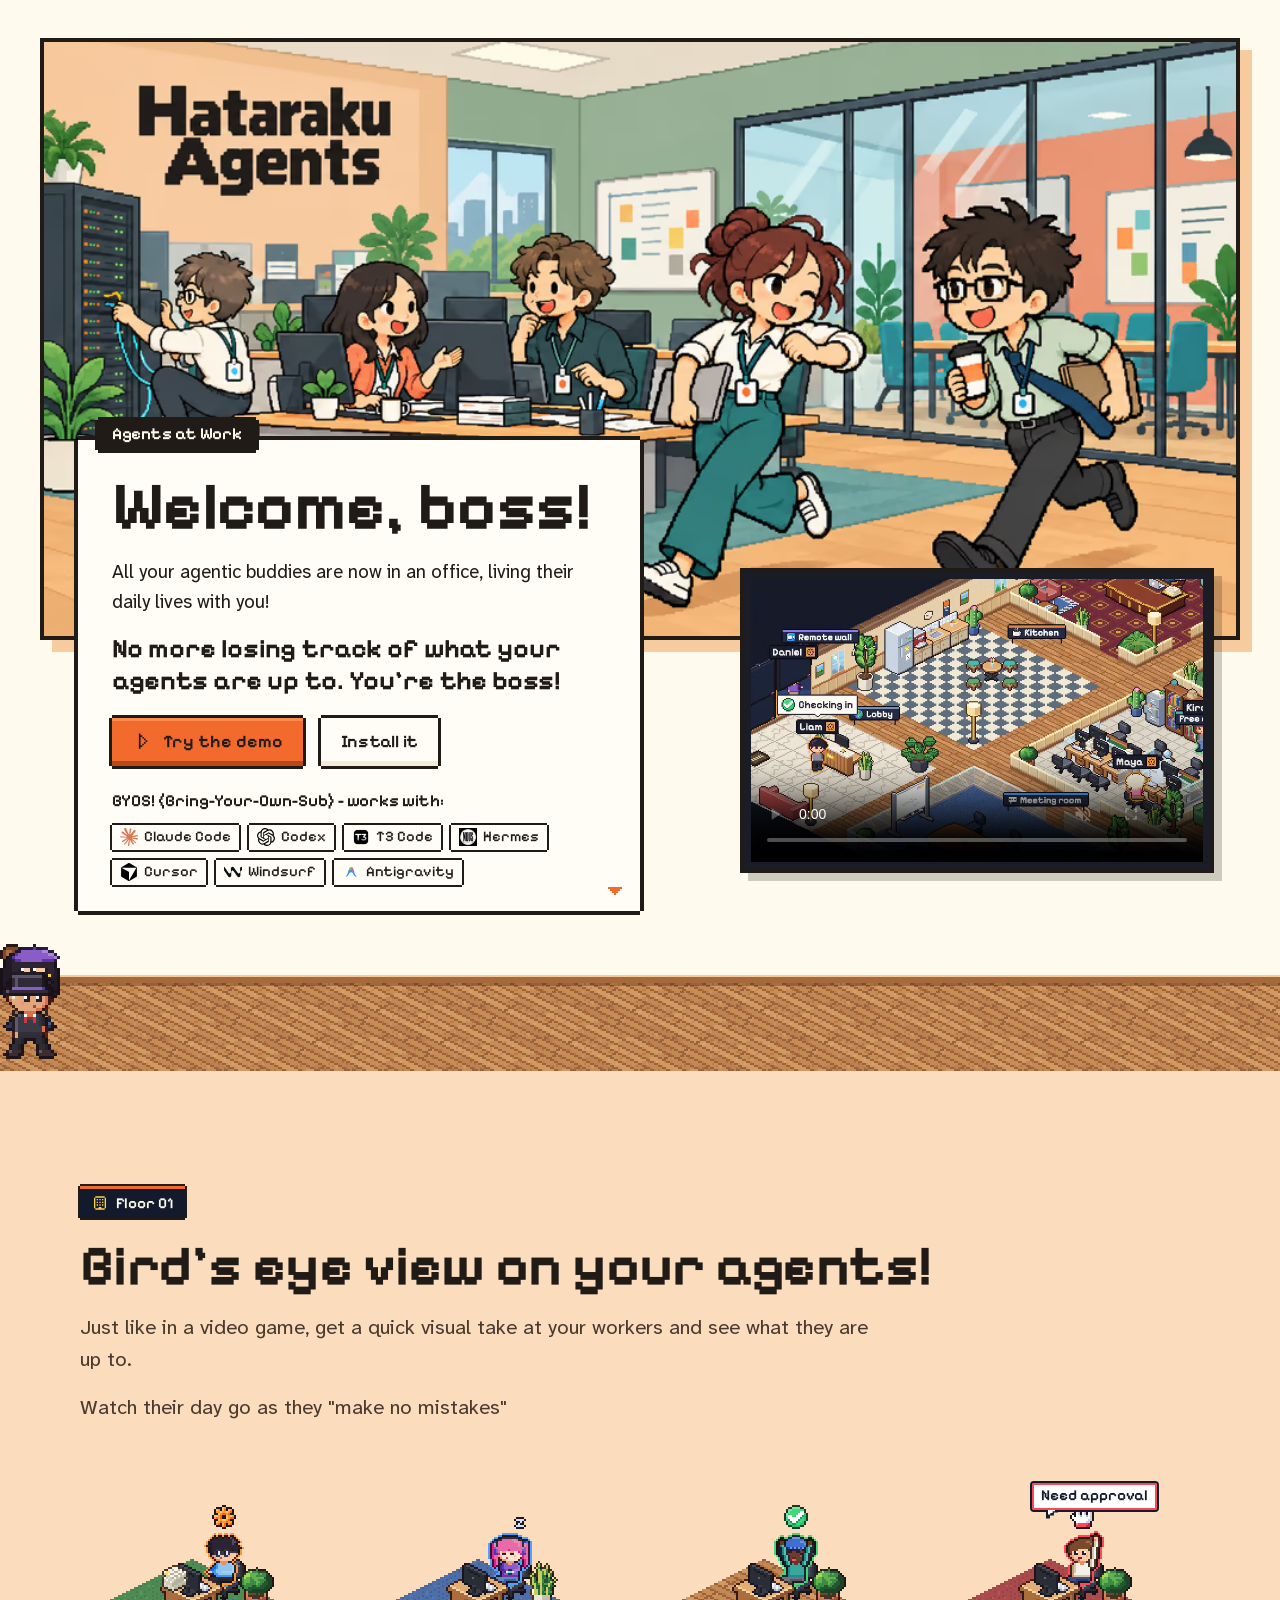
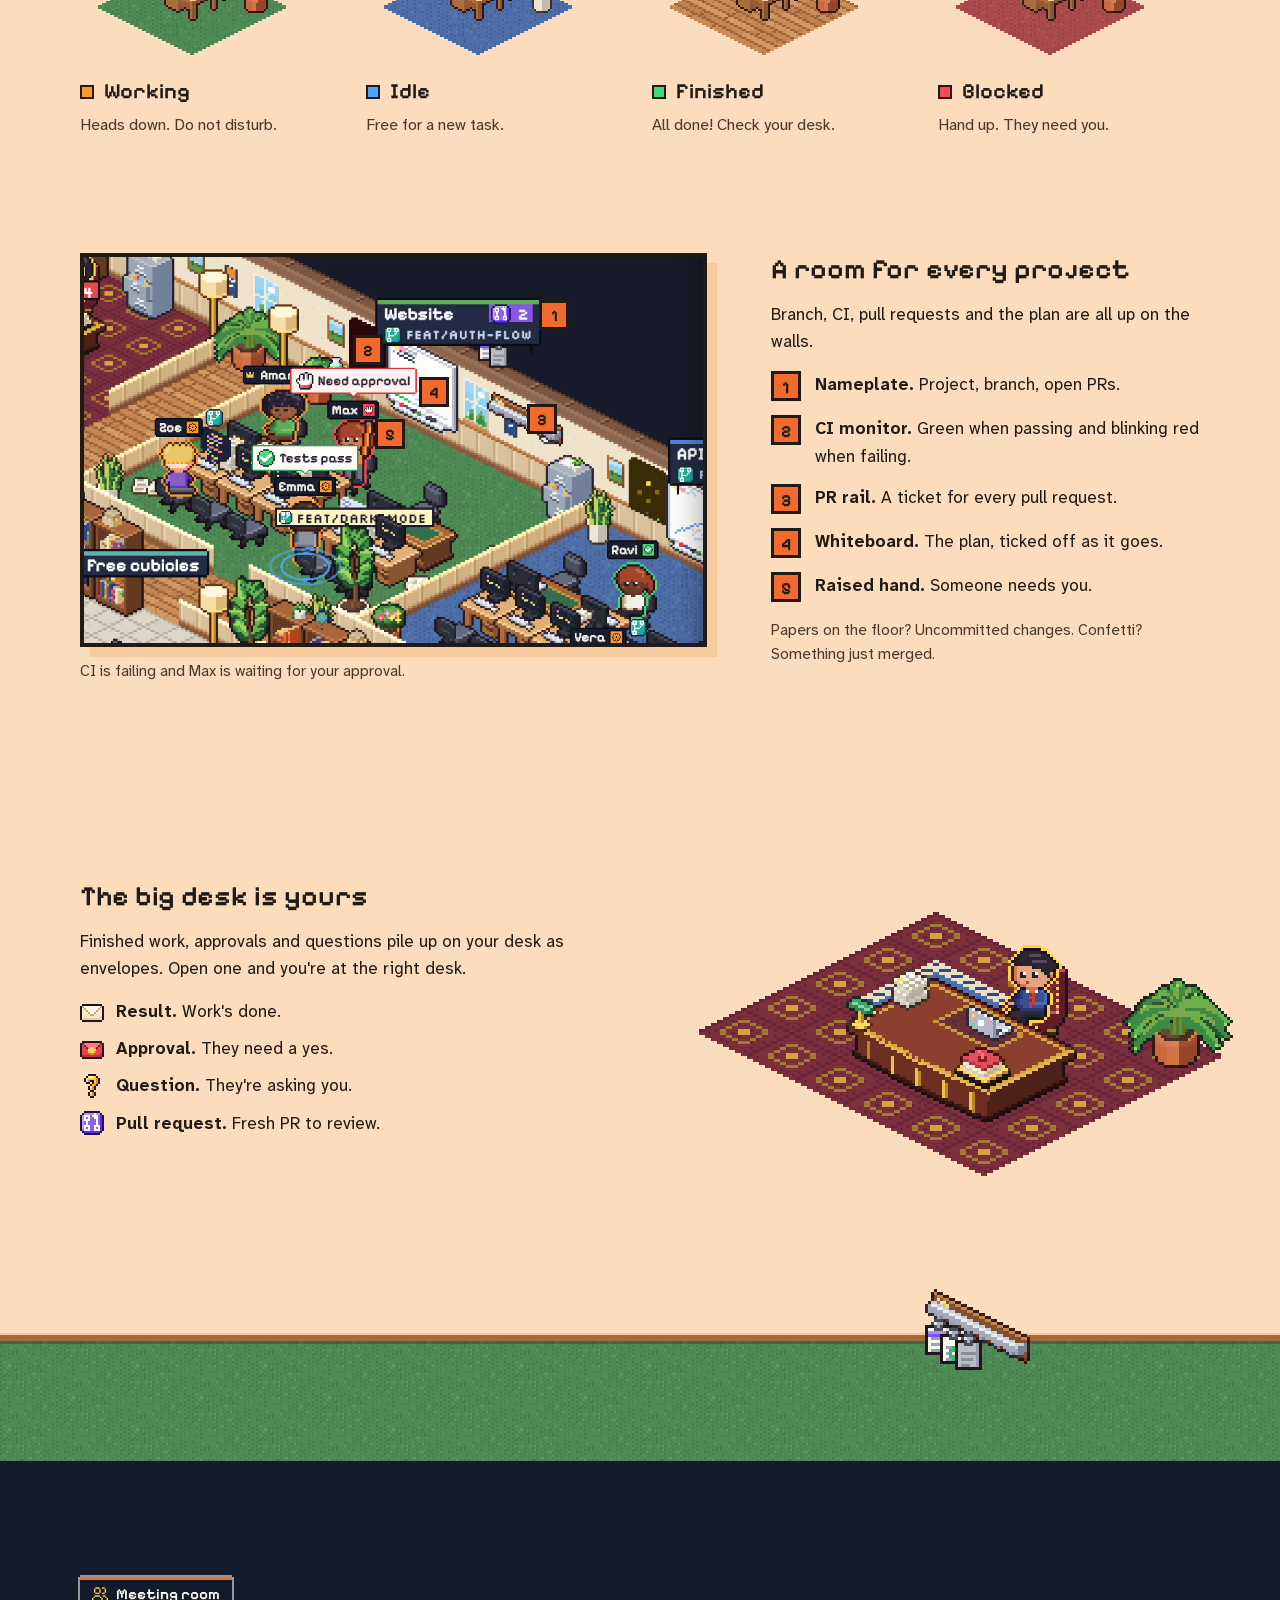
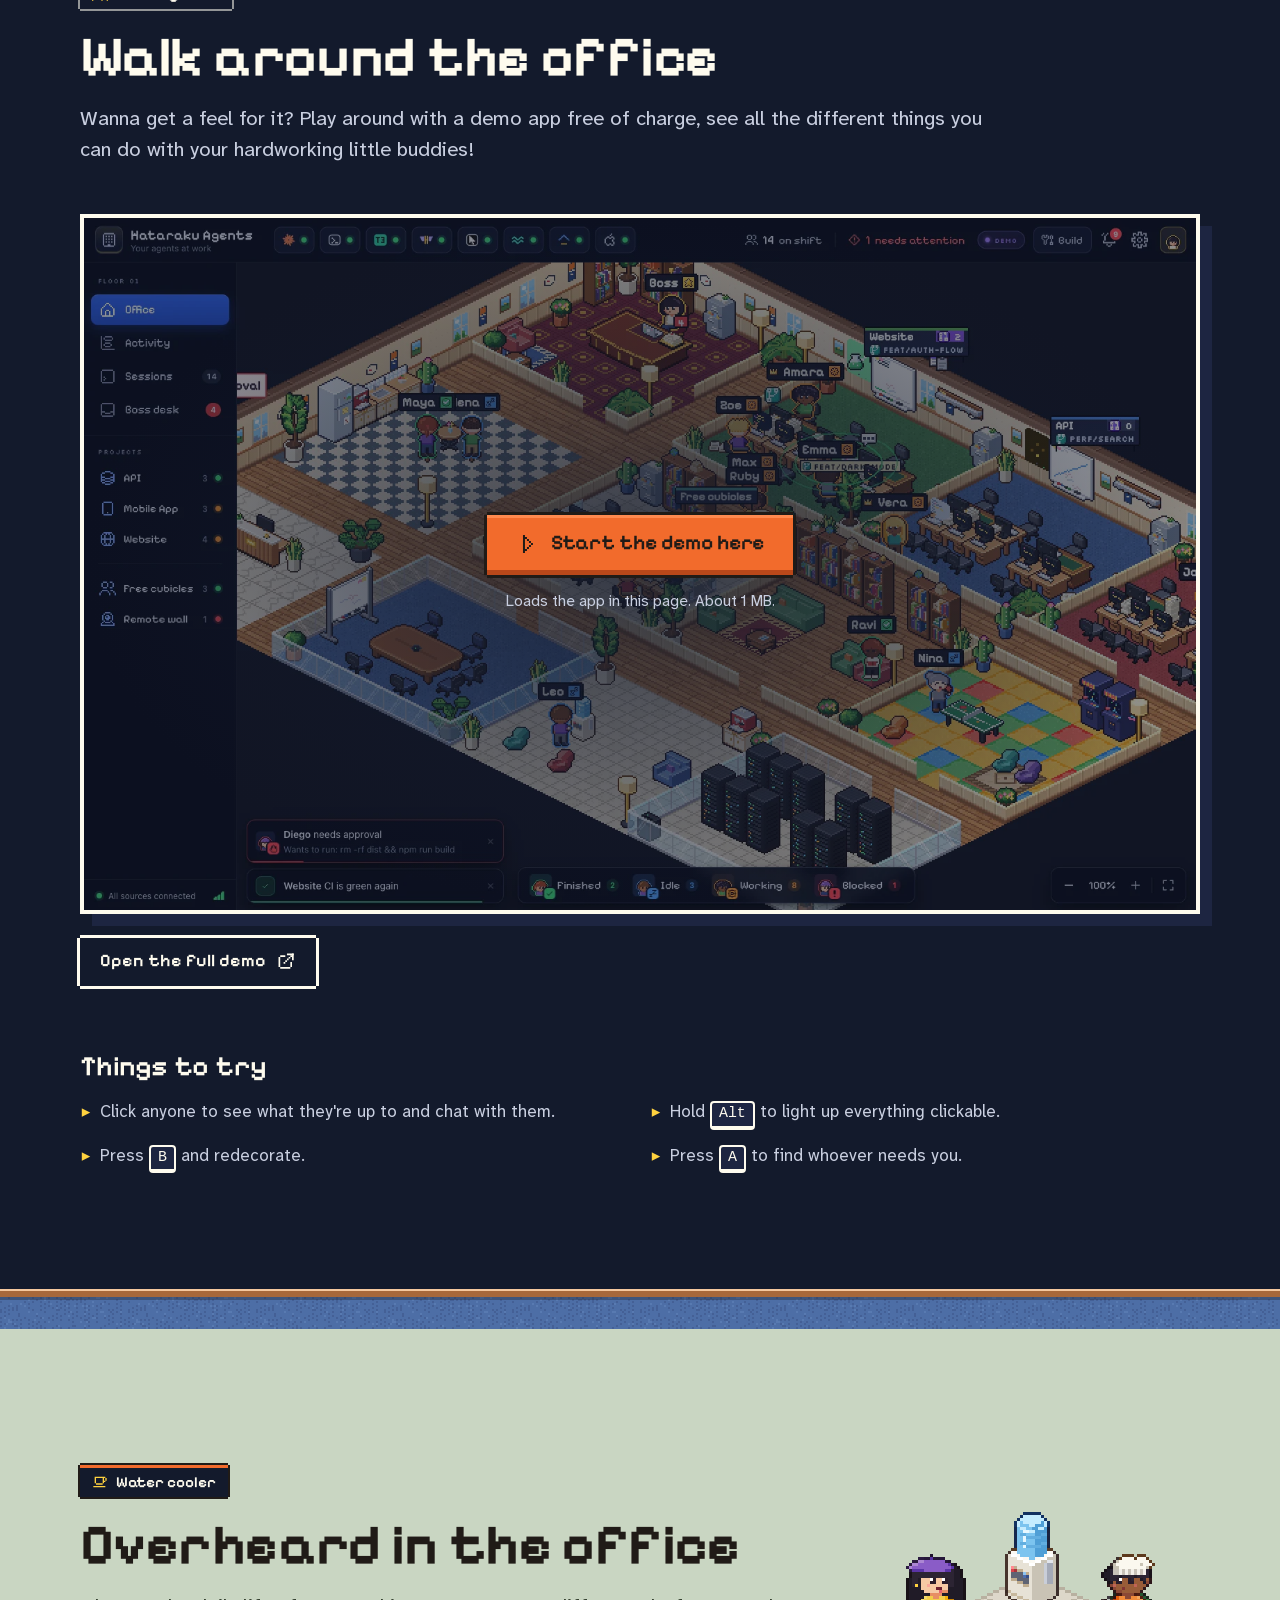
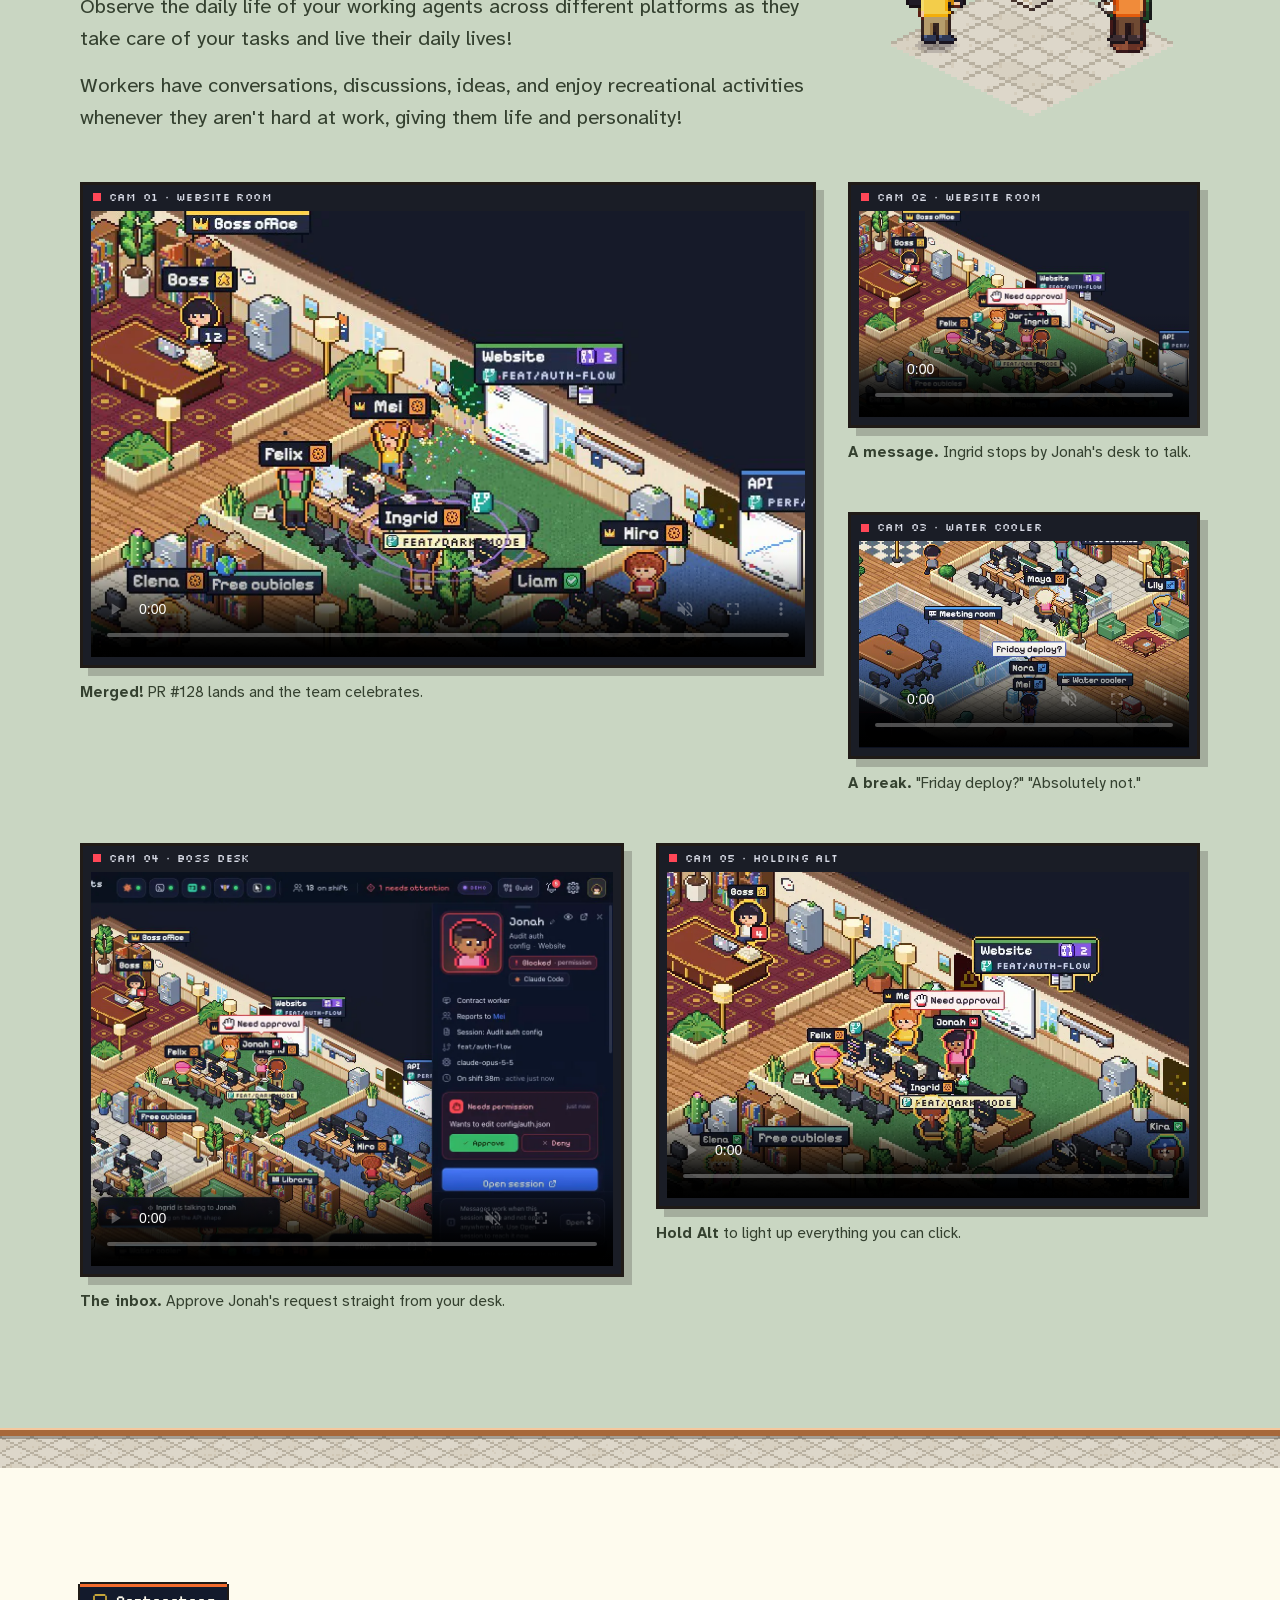
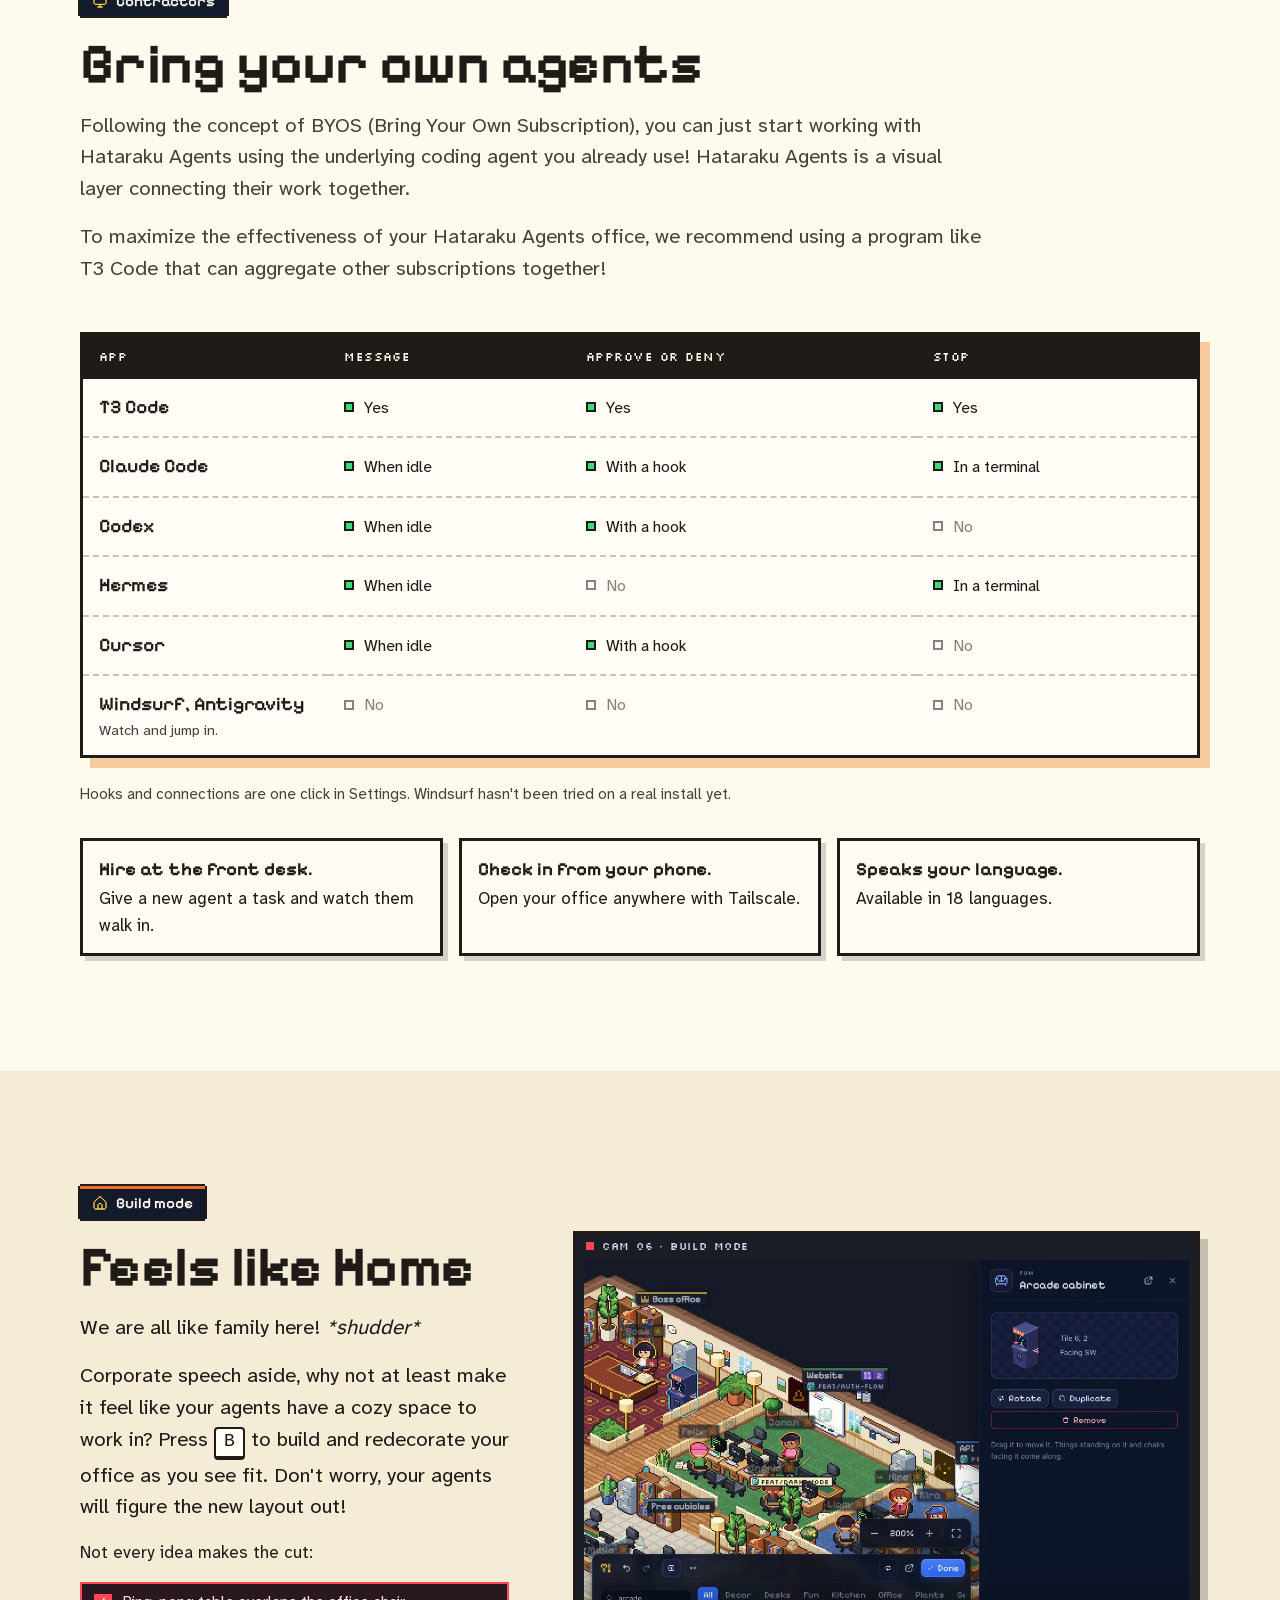
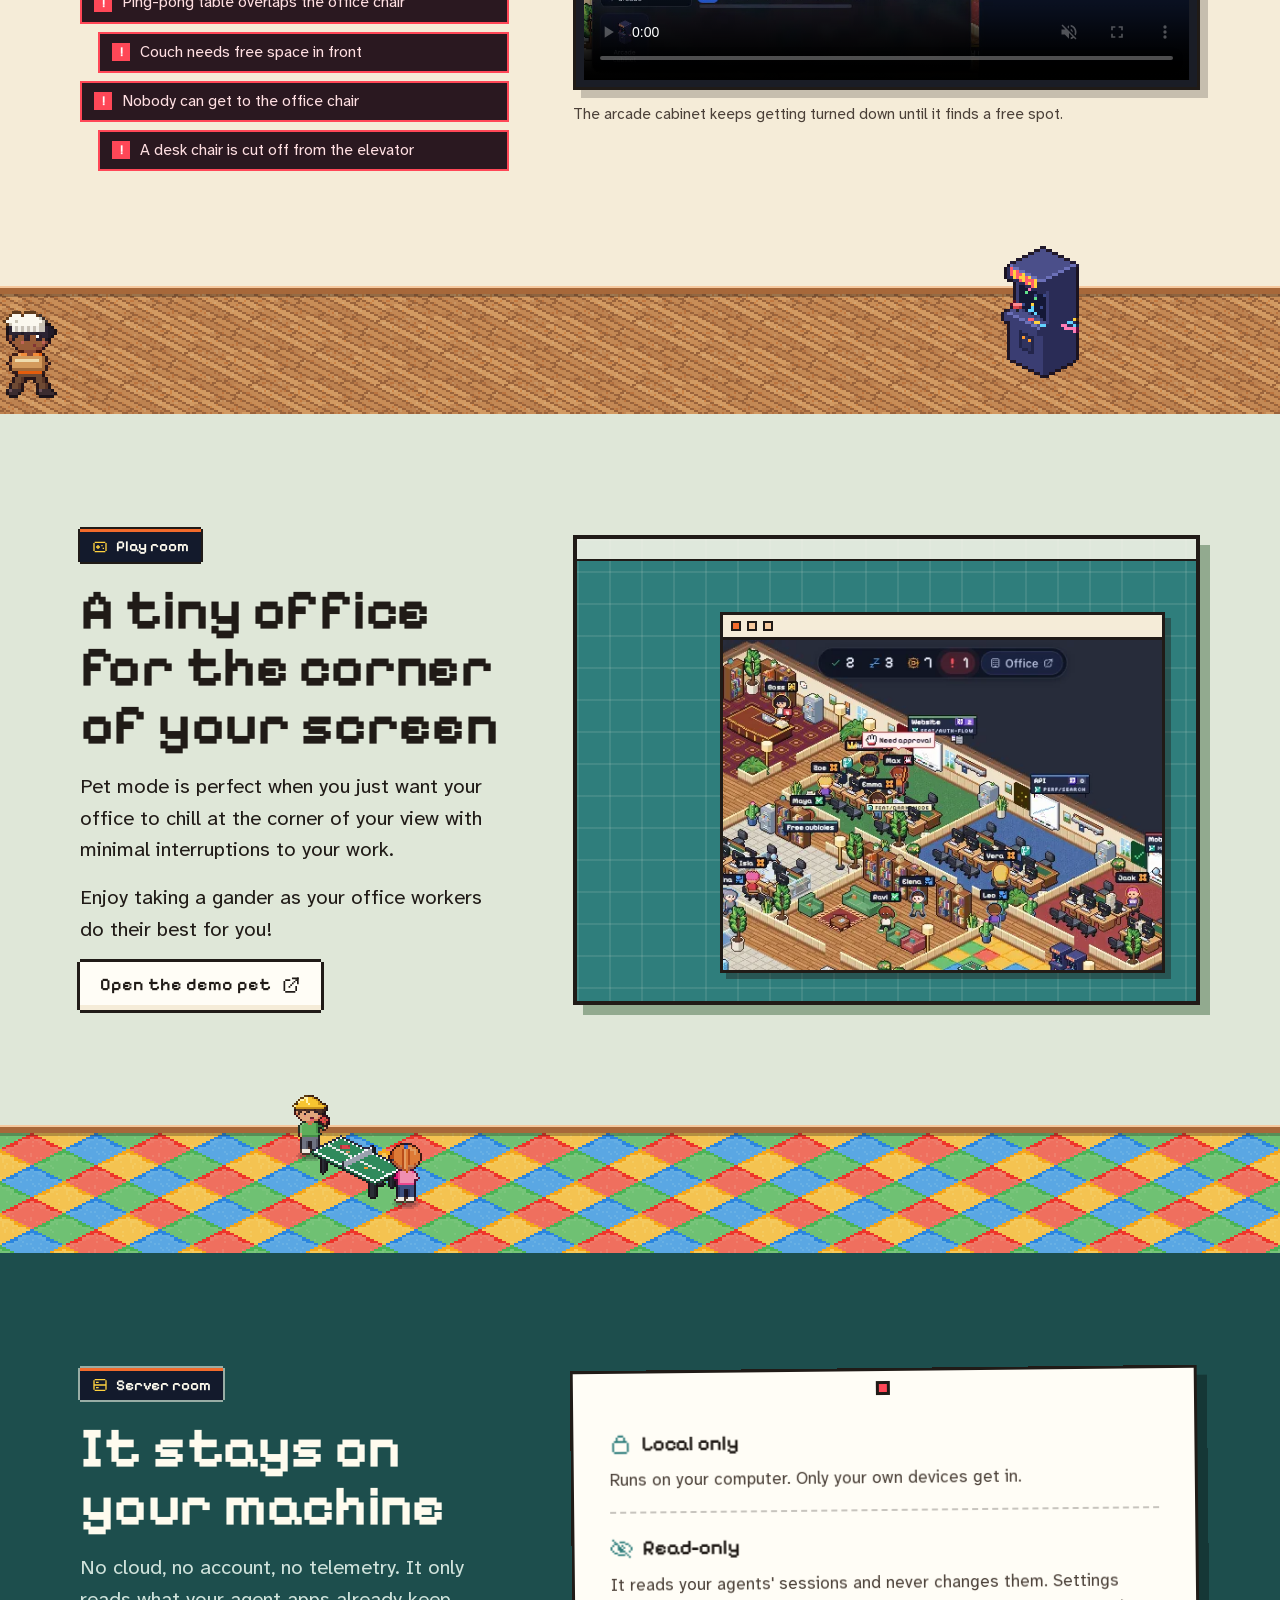
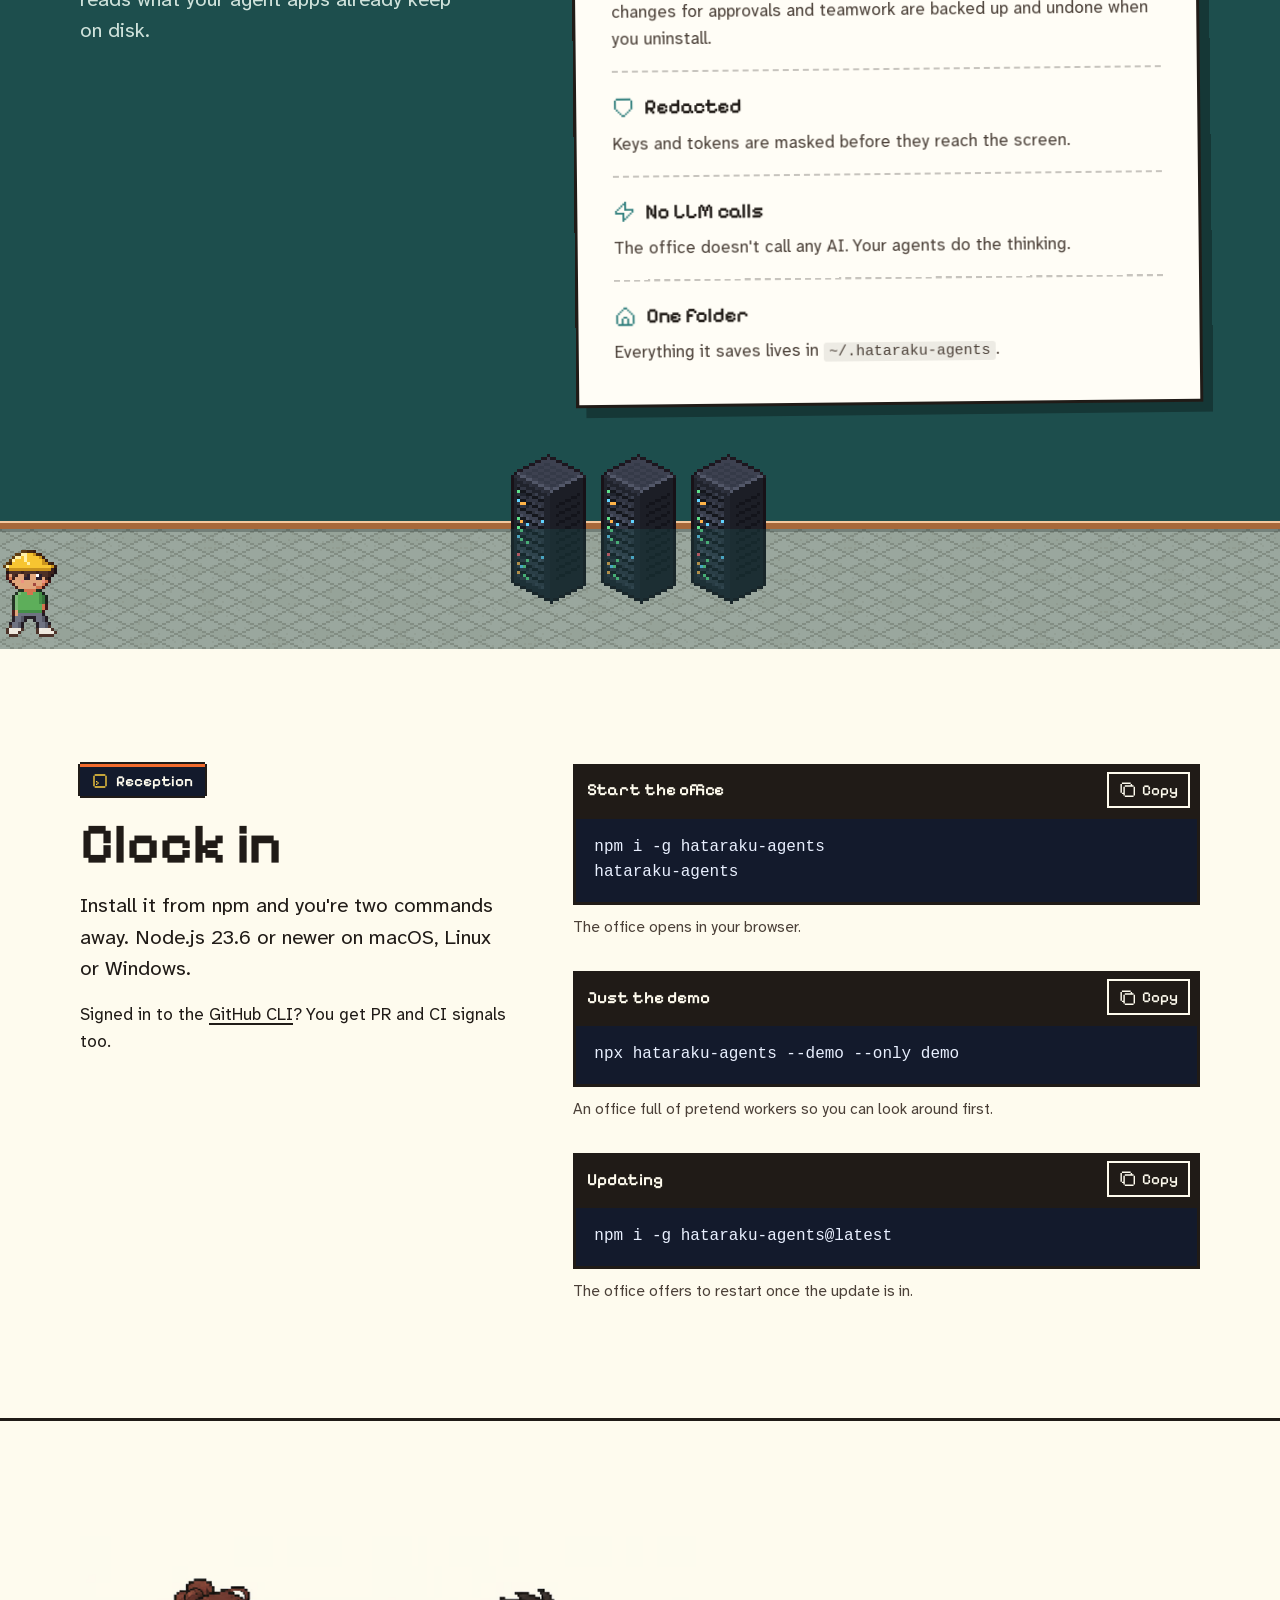
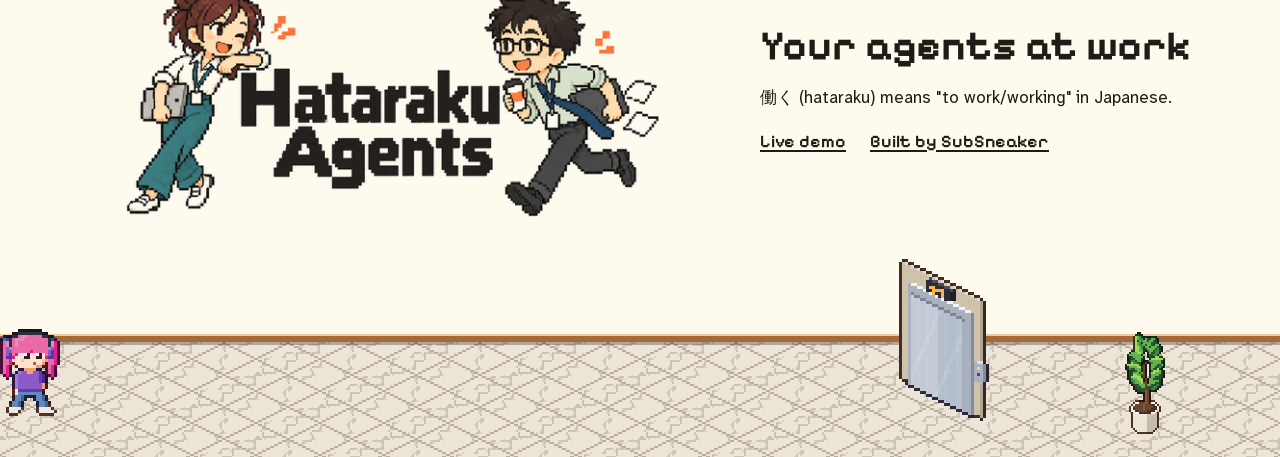
<file: index.html>
<!doctype html>
<html lang="en">
  <head>
    <meta charset="UTF-8" />
    <meta name="viewport" content="width=device-width, initial-scale=1" />
    <title>Hataraku Agents · Your agents at work</title>
    <meta name="description" content="Your AI coding agents, working in a pixel-art office. See who's busy, who's done and who needs you. Try the demo in your browser." />
    <meta name="theme-color" content="#fefbee" />
    <meta name="color-scheme" content="light" />
    <meta property="og:type" content="website" />
    <meta property="og:title" content="Hataraku Agents" />
    <meta property="og:description" content="Your AI coding agents, working in a pixel-art office. You're the boss." />
    <meta name="twitter:card" content="summary_large_image" />
    <link rel="icon" type="image/png" href="./favicon.png" />
    <link rel="apple-touch-icon" href="./apple-touch-icon.png" />
    <script type="module" crossorigin src="./assets/index-k8QWUo1Y.js"></script>
    <link rel="stylesheet" crossorigin href="./assets/index-DXQiT5M5.css">
    <meta property="og:url" content="https://subsneaker.github.io/hataraku-agents-site/" />
    <meta property="og:image" content="https://subsneaker.github.io/hataraku-agents-site/og.jpg" />
    <meta property="og:image:width" content="1200" />
    <meta property="og:image:height" content="630" />
    <meta name="twitter:image" content="https://subsneaker.github.io/hataraku-agents-site/og.jpg" />
    <link rel="canonical" href="https://subsneaker.github.io/hataraku-agents-site/" />
  </head>
  <body>
    <svg class="icon-defs" aria-hidden="true" focusable="false">
      <symbol id="i-copy" viewBox="0 0 24 24"><path d="M8 6h12v2H8zM4 2h12v2H4zm2 6h2v12H6zM2 4h2v12H2zm6 16h12v2H8zM20 8h2v12h-2zm-4-4h2v2h-2zM4 16h2v2H4z" /></symbol>
      <symbol id="i-check" viewBox="0 0 24 24"><path d="M10 18H8v-2h2v2Zm-2-2H6v-2h2v2Zm4-2v2h-2v-2h2Zm-6 0H4v-2h2v2Zm8 0h-2v-2h2v2Zm2-2h-2v-2h2v2Zm2-2h-2V8h2v2Zm2-2h-2V6h2v2Z" /></symbol>
      <symbol id="i-external" viewBox="0 0 24 24"><path d="M11 5H5v2h6V5ZM5 7H3v12h2V7Zm12 12H5v2h12v-2Zm2-6h-2v6h2v-6Zm-8 0H9v2h2v-2Zm2-2h-2v2h2v-2Zm2-2h-2v2h2V9Zm2-2h-2v2h2V7Zm2-2h-2v2h2V5Zm2-2h-2v8h2V3Z" /><path d="M21 3h-8v2h8V3Z" /></symbol>
      <symbol id="i-arrow" viewBox="0 0 24 24"><path d="M4 11v2h16v-2zm12 2v2h2v-2zm-2 2v2h2v-2zm-2 2v2h2v-2zm4-6V9h2v2z" /><path d="M14 15V7h2v8zm-2 2V5h2v12z" /></symbol>
      <symbol id="i-play" viewBox="0 0 24 24"><path d="M15 11h-2V9h2zm0 4h-2v-2h2zm-2 2h-2v-2h2zm0-8h-2V7h2zm-2-2H9V5h2zM9 21H7V3h2zm6-8h2v-2h-2zm-6 4h2v2H9z" /></symbol>
      <symbol id="i-home" viewBox="0 0 24 24"><path d="M4 20h16v2H4zm16-10h2v10h-2zM2 10h2v10H2zm2-2h2v2H4zm2-2h2v2H6zm2-2h2v2H8zm2-2h4v2h-4zm4 2h2v2h-2zm2 2h2v2h-2zm2 2h2v2h-2zM8 14h2v6H8zm2-2h4v2h-4zm4 2h2v6h-2z" /></symbol>
      <symbol id="i-building" viewBox="0 0 24 24"><path d="M5 2h14v2H5zm0 18h14v2H5zM3 4h2v16H3zm16 0h2v16h-2zM7 6h2v2H7zm4 0h2v2h-2zm4 0h2v2h-2zm-8 4h2v2H7zm4 0h2v2h-2zm4 0h2v2h-2zm-8 4h2v2H7zm4 0h2v2h-2zm-1 4h4v2h-4zm5-4h2v2h-2z" /></symbol>
      <symbol id="i-users" viewBox="0 0 24 24"><path d="M5 2h6v2H5zm10 0h4v2h-4zM5 10h6v2H5zm10 0h4v2h-4zm4-6h2v6h-2zm-8 0h2v6h-2zM3 4h2v6H3zM0 18h2v4H0zm14 0h2v4h-2zm8 0h2v4h-2zM4 14h8v2H4zm12 0h4v2h-4zM2 16h2v2H2zm10 0h2v2h-2zm8 0h2v2h-2z" /></symbol>
      <symbol id="i-coffee" viewBox="0 0 24 24"><path d="M4 4h16v2H4zm0 2h2v8H4zm2 8h10v2H6zm14-8h2v4h-2zm-2 4h2v2h-2zm-2-4h2v8h-2zM2 18h18v2H2z" /></symbol>
      <symbol id="i-monitor" viewBox="0 0 24 24"><path d="M4 2h16v2H4zm0 14h16v2H4zM2 4h2v12H2zm18 0h2v12h-2zm-9 14h2v2h-2zm-3 2h8v2H8z" /></symbol>
      <symbol id="i-gamepad" viewBox="0 0 24 24"><path d="M4 4h16v2H4zm0 14h16v2H4zM2 6h2v12H2zm18 0h2v12h-2zM8 9h2v6H8z" /><path d="M6 11h6v2H6zm8-2h2v2h-2zm2 4h2v2h-2z" /></symbol>
      <symbol id="i-server" viewBox="0 0 24 24"><path d="M6 7h4v2H6zm0 8h4v2H6zM2 5h2v14H2zm18 0h2v14h-2zM4 19h16v2H4zM4 3h16v2H4zm0 8h16v2H4z" /></symbol>
      <symbol id="i-terminal" viewBox="0 0 24 24"><path d="M4 2h16v2H4zm0 18h16v2H4zM2 4h2v16H2zm18 0h2v16h-2zM6 16h2v2H6zm2-2h2v2H8zm-2-2h2v2H6z" /></symbol>
      <symbol id="i-lock" viewBox="0 0 24 24"><path d="M5 8h14v2H5zm0 12h14v2H5zM3 10h2v10H3zm16 0h2v10h-2zM7 4h2v4H7zm2-2h6v2H9zm6 2h2v4h-2z" /></symbol>
      <symbol id="i-eye-off" viewBox="0 0 24 24"><path d="M0 10h2v4H0zm24 0h-2v4h2zm-8 0h-2v2h2zm-6 0H8v4h2zM2 8h2v2H2zm0 8h2v-2H2zm20-8h-2v2h2zm0 8h-2v-2h2zM4 6h4v2H4zm0 12h4v-2H4zM20 6h-4v2h4zM10 4h6v2h-6zM8 20h8v-2H8zm4-12h2v2h-2zm-2 6h4v2h-4zM8 8h2v2H8zm2 2h2v4h-2zm2 2h2v2h-2z" /><path d="M6 6h2v2H6zM4 4h2v2H4zM2 2h2v2H2zm12 12h2v2h-2zm2 2h2v2h-2zm2 2h2v2h-2zm2 2h2v2h-2z" /></symbol>
      <symbol id="i-shield" viewBox="0 0 24 24"><path d="M4 2h16v2H4zM2 4h2v10H2zm18 0h2v10h-2zM4 14h2v2H4zm2 2h2v2H6zm4 4h4v2h-4zm10-6h-2v2h2zm-2 2h-2v2h2zm-2 2h-2v2h2zm-6 0H8v2h2z" /></symbol>
      <symbol id="i-zap" viewBox="0 0 24 24"><path d="M4 13h8v6h2v2h-2v2h-2v-8H2v-4h2v2Zm12 6h-2v-2h2v2Zm2-2h-2v-2h2v2Zm2-2h-2v-2h2v2Zm-6-6h8v4h-2v-2h-8V5h-2V3h2V1h2v8Zm-8 2H4V9h2v2Zm2-2H6V7h2v2Zm2-2H8V5h2v2Z" /></symbol>
      <symbol id="i-mail" viewBox="0 0 24 24"><path d="M6 8h2v2H6zm2 2h2v2H8zm10-2h-2v2h2zm-2 2h-2v2h2zm-6 2h4v2h-4zM2 6h2v12H2zm18 0h2v12h-2zM4 4h16v2H4zm0 14h16v2H4z" /></symbol>
    </svg>

    <a class="skip" href="#main">Skip to content</a>

    <header class="topbar">
      <a class="brand" href="#top" aria-label="Hataraku Agents, back to top">
        <img class="brand-logo px" src="./assets/icon-DQLhA_a_.svg" width="48" height="48" alt="" />
        <span class="brand-name">Hataraku Agents</span>
      </a>
      <nav class="topnav" aria-label="Sections">
        <a href="#office">The office</a>
        <a href="#demo">Demo</a>
        <a href="#apps">Apps</a>
        <a href="#build">Build mode</a>
        <a href="#privacy">Privacy</a>
        <a href="#install">Install</a>
      </nav>
      <a class="btn btn-small" href="demo/?demo=1">Open the demo</a>
    </header>

    <main id="main">
      <!-- Lobby ------------------------------------------------------------------ -->
      <section class="room room-lobby" id="top" data-room>
        <div class="hero">
          <div class="hero-art">
            <picture>
              <source type="image/avif" srcset="./assets/hero-640-Du6BYCGc.avif 640w, ./assets/hero-1000-DcEqesXj.avif 1000w, ./assets/hero-1600-BVXFVElE.avif 1600w" sizes="(min-width: 1100px) 66vw, 100vw" />
              <source type="image/webp" srcset="./assets/hero-640-hFTVciFL.webp 640w, ./assets/hero-1000-ehDNK7Wf.webp 1000w, ./assets/hero-1600-BY8iov_x.webp 1600w" sizes="(min-width: 1100px) 66vw, 100vw" />
              <img src="./assets/hero-1000-C4VRFZLO.png" width="1672" height="941" fetchpriority="high" alt="Illustration of a warm office with peach and sage walls. Two office workers run past the desks: a woman with a messy bun carrying a laptop and a man in glasses holding a coffee. Behind them colleagues work at monitors, fix a server rack and chat in a glass meeting room." />
            </picture>
          </div>

          <div class="dialog">
            <h1 class="visually-hidden">Hataraku Agents</h1>
            <p class="dialog-name">Agents at Work</p>
            <p class="dialog-line">Welcome, boss!</p>
            <p class="dialog-text">All your agentic buddies are now in an office, living their daily lives with you!</p>
            <p class="dialog-punch">No more losing track of what your agents are up to. You're the boss!</p>
            <div class="actions">
              <a class="btn" href="#demo">
                <svg class="icon" aria-hidden="true"><use href="#i-play" /></svg>
                Try the demo
              </a>
              <a class="btn btn-ghost" href="#install">Install it</a>
            </div>
            <div class="works-with">
              <p class="works-with-label">BYOS! (Bring-Your-Own-Sub) - works with:</p>
              <ul class="works-with-apps">
                <li class="chip"><img class="chip-icon" src="./assets/claude-CHrDb-Q8.svg" width="18" height="18" alt="" />Claude Code</li>
                <li class="chip"><img class="chip-icon" src="./assets/codex-DSSfveEh.svg" width="18" height="18" alt="" />Codex</li>
                <li class="chip"><img class="chip-icon" src="./assets/t3-0O_vtExA.png" width="18" height="18" alt="" />T3 Code</li>
                <li class="chip"><img class="chip-icon" src="./assets/hermes-DKxlyaQl.png" width="18" height="18" alt="" />Hermes</li>
                <li class="chip"><img class="chip-icon" src="./assets/cursor-CPknJo0V.svg" width="18" height="18" alt="" />Cursor</li>
                <li class="chip"><img class="chip-icon" src="./assets/windsurf-CSImwiFN.svg" width="18" height="18" alt="" />Windsurf</li>
                <li class="chip"><img class="chip-icon" src="./assets/antigravity-eZicyfhs.png" width="18" height="18" alt="" />Antigravity</li>
              </ul>
            </div>
            <span class="dialog-next" aria-hidden="true"></span>
          </div>
          <figure class="hero-peek">
            <div class="screen">
              <video data-autoplay muted loop playsinline preload="none" width="800" height="500" poster="./assets/walk-in-Cr8sUARE.webp" aria-label="Liam checks in. He badges in at the lobby reception and walks toward his desk.">
                <source src="./assets/walk-in-BOcLfcwF.mp4" type="video/mp4" />
              </video>
            </div>
          </figure>
        </div>

        <div class="floor floor-wood" aria-hidden="true">
          <span class="walker walk-right lane-a dur-slow">
            <span class="worker" data-who="maya" data-pose="carry"></span>
          </span>
          <span class="walker walk-left lane-b dur-mid delay-2">
            <span class="worker face-left" data-who="kenji" data-pose="walk"></span>
          </span>
          <span class="walker walk-right lane-b dur-fast delay-5">
            <span class="worker" data-who="hugo" data-pose="walk"></span>
          </span>
          <span class="walker walk-left lane-a dur-slow delay-9">
            <span class="worker face-left" data-who="aiko" data-pose="walk"></span>
          </span>
        </div>
      </section>

      <!-- Floor 01: statuses, rooms, boss desk -------------------------------------- -->
      <section class="room room-peach" id="office" data-room aria-labelledby="office-title">
        <div class="wrap">
          <header class="section-head">
            <p class="sign"><svg class="icon" aria-hidden="true"><use href="#i-building" /></svg>Floor 01</p>
            <h2 id="office-title">Bird's eye view on your agents!</h2>
            <p class="lede">Just like in a video game, get a quick visual take at your workers and see what they are up to.</p>
            <p class="lede">Watch their day go as they "make no mistakes"</p>
          </header>

          <ul class="statuses" aria-label="Worker statuses">
            <li class="status" data-status="working">
              <span class="scene" data-scene="working" role="img" aria-label="A worker typing at a desk with an orange outline and a spinning gear above him"></span>
              <h3><span class="dot"></span>Working</h3>
              <p>Heads down. Do not disturb.</p>
            </li>
            <li class="status" data-status="idle">
              <span class="scene" data-scene="idle" role="img" aria-label="A worker scrolling her phone at a desk with a blue outline and floating z's"></span>
              <h3><span class="dot"></span>Idle</h3>
              <p>Free for a new task.</p>
            </li>
            <li class="status" data-status="finished">
              <span class="scene" data-scene="finished" role="img" aria-label="A worker cheering at a desk with a green outline and a check mark"></span>
              <h3><span class="dot"></span>Finished</h3>
              <p>All done! Check your desk.</p>
            </li>
            <li class="status" data-status="blocked">
              <span class="bubble bubble-alert" aria-hidden="true">Need approval</span>
              <span class="scene" data-scene="blocked" role="img" aria-label="A worker raising her hand at a desk with a red outline"></span>
              <h3><span class="dot"></span>Blocked</h3>
              <p>Hand up. They need you.</p>
            </li>
          </ul>

          <div class="split split-room">
            <figure class="annotated">
              <div class="annotated-frame">
                <img src="./assets/shot-room-crop-Bt9qFJ1v.png" width="850" height="530" loading="lazy" decoding="async" alt="The Website project room in the app: a nameplate banner reading Website, feat/auth-flow, 2 open PRs; a CI monitor with a warning triangle; a PR ticket rail; a whiteboard; and a worker named Max raising his hand under a Need approval bubble." />
                <span class="pin" data-pin="1" aria-hidden="true">1</span>
                <span class="pin" data-pin="2" aria-hidden="true">2</span>
                <span class="pin" data-pin="3" aria-hidden="true">3</span>
                <span class="pin" data-pin="4" aria-hidden="true">4</span>
                <span class="pin" data-pin="5" aria-hidden="true">5</span>
              </div>
              <figcaption>CI is failing and Max is waiting for your approval.</figcaption>
            </figure>
            <div class="split-text">
              <h3 class="h3">A room for every project</h3>
              <p>Branch, CI, pull requests and the plan are all up on the walls.</p>
              <ol class="legend">
                <li><span><b>Nameplate.</b> Project, branch, open PRs.</span></li>
                <li><span><b>CI monitor.</b> Green when passing and blinking red when failing.</span></li>
                <li><span><b>PR rail.</b> A ticket for every pull request.</span></li>
                <li><span><b>Whiteboard.</b> The plan, ticked off as it goes.</span></li>
                <li><span><b>Raised hand.</b> Someone needs you.</span></li>
              </ol>
              <p class="small">Papers on the floor? Uncommitted changes. Confetti? Something just merged.</p>
            </div>
          </div>

          <div class="split split-boss">
            <div class="boss-stage">
              <span class="scene" data-scene="boss" role="img" aria-label="The Boss typing at a large desk in the corner office, with a stack of envelopes and a red one on top"></span>
            </div>
            <div class="split-text">
              <h3 class="h3">The big desk is yours</h3>
              <p>Finished work, approvals and questions pile up on your desk as envelopes. Open one and you're at the right desk.</p>
              <ul class="envelopes">
                <li><img class="px" src="./assets/icon-envelope-eIo8foRY.png" width="24" height="24" alt="" /><span><b>Result.</b> Work's done.</span></li>
                <li><img class="px" src="./assets/icon-envelope-red-CFMNxjcR.png" width="24" height="24" alt="" /><span><b>Approval.</b> They need a yes.</span></li>
                <li><img class="px" src="./assets/icon-question-DC1Wy_6b.png" width="24" height="24" alt="" /><span><b>Question.</b> They're asking you.</span></li>
                <li><img class="px" src="./assets/icon-pr-D41vocIL.png" width="24" height="24" alt="" /><span><b>Pull request.</b> Fresh PR to review.</span></li>
              </ul>
            </div>
          </div>
        </div>

        <div class="floor floor-carpet-green floor-tall" aria-hidden="true">
          <span class="pr-rail">
            <img class="px" src="./assets/prop-rail-tickets-QaL1JUuh.png" width="38" height="41" alt="" />
            <img class="px pr-new-ticket" src="./assets/ticket-open-lvtgXlOF.png" width="9" height="12" alt="" />
          </span>
          <span class="walker courier">
            <span class="worker courier-carry" data-who="kenji" data-pose="carry"></span>
            <span class="worker courier-stand" data-who="kenji" data-pose="cheer"></span>
            <span class="worker courier-back face-left" data-who="kenji" data-pose="walk"></span>
          </span>
        </div>
      </section>

      <!-- Meeting room: the live demo ------------------------------------------------ -->
      <section class="room room-night" id="demo" data-room aria-labelledby="demo-title">
        <div class="wrap">
          <header class="section-head section-head-wide">
            <p class="sign sign-light"><svg class="icon" aria-hidden="true"><use href="#i-users" /></svg>Meeting room</p>
            <h2 id="demo-title">Walk around the office</h2>
            <p class="lede">Wanna get a feel for it? Play around with a demo app free of charge, see all the different things you can do with your hardworking little buddies!</p>
          </header>

          <div class="demo" data-demo data-state="idle">
            <div class="demo-screen">
              <picture class="demo-poster">
                <source type="image/webp" srcset="./assets/shot-office-960-CGNrMyPH.webp 960w, ./assets/shot-office-vT7oB2t4.webp 1600w" sizes="(min-width: 1100px) 1100px, 100vw" />
                <img src="./assets/shot-office-Bfcgh8a4.png" width="1600" height="1000" loading="lazy" decoding="async" alt="The office in demo mode: fourteen workers across project rooms, a kitchen, a library, a play room and the Boss office, with the sidebar and top bar around it." />
              </picture>
              <div class="demo-start">
                <button class="btn btn-big" type="button" data-demo-start>
                  <svg class="icon" aria-hidden="true"><use href="#i-play" /></svg>
                  Start the demo here
                </button>
                <p>Loads the app in this page. About 1&nbsp;MB.</p>
              </div>
              <iframe class="demo-frame" title="Hataraku Agents demo" data-src="demo/?demo=1" allow="fullscreen"></iframe>
            </div>
            <div class="demo-bar">
              <a class="btn btn-ghost btn-on-dark" href="demo/?demo=1" target="_blank" rel="noopener">
                Open the full demo
                <svg class="icon" aria-hidden="true"><use href="#i-external" /></svg>
              </a>
              <button class="btn btn-ghost btn-on-dark" type="button" data-demo-stop>Close the demo</button>
              <p class="demo-hint">On a phone? The full demo is comfier.</p>
            </div>
          </div>

          <div class="try">
            <h3 class="h3">Things to try</h3>
            <ul class="try-list">
              <li>Click anyone to see what they're up to and chat with them.</li>
              <li>Hold <kbd>Alt</kbd> to light up everything clickable.</li>
              <li>Press <kbd>B</kbd> and redecorate.</li>
              <li>Press <kbd>A</kbd> to find whoever needs you.</li>
            </ul>
          </div>
        </div>
        <div class="floor floor-carpet-blue floor-short" aria-hidden="true"></div>
      </section>

      <!-- Water cooler: clips ---------------------------------------------------------- -->
      <section class="room room-sage" id="clips" data-room aria-labelledby="clips-title">
        <div class="wrap">
          <div class="clips-head">
            <header class="section-head">
              <p class="sign"><svg class="icon" aria-hidden="true"><use href="#i-coffee" /></svg>Water cooler</p>
              <h2 id="clips-title">Overheard in the office</h2>
              <p class="lede">Observe the daily life of your working agents across different platforms as they take care of your tasks and live their daily lives!</p>
              <p class="lede">Workers have conversations, discussions, ideas, and enjoy recreational activities whenever they aren't hard at work, giving them life and personality!</p>
            </header>
            <div class="cooler" aria-hidden="true">
              <span class="bubble cooler-line" data-line="1" data-side="a">Tests pass locally!</span>
              <span class="bubble cooler-line" data-line="2" data-side="b">CI disagrees.</span>
              <span class="bubble cooler-line" data-line="3" data-side="a">CI is wrong.</span>
              <span class="bubble cooler-line" data-line="4" data-side="b">*sips water loudly*</span>
              <span class="scene" data-scene="cooler"></span>
            </div>
          </div>

          <div class="cams">
            <figure class="cam cam-wide">
              <div class="screen">
                <span class="screen-label">Cam 01 · Website room</span>
                <video data-autoplay muted loop playsinline preload="none" width="720" height="450" poster="./assets/merged-DUdEbvAP.webp" aria-label="PR 128 merges in the Website room. Confetti falls and the team raises their arms.">
                  <source src="./assets/merged-C9daSNox.mp4" type="video/mp4" />
                </video>
              </div>
              <figcaption><b>Merged!</b> PR #128 lands and the team celebrates.</figcaption>
            </figure>
            <figure class="cam">
              <div class="screen">
                <span class="screen-label">Cam 02 · Website room</span>
                <video data-autoplay muted loop playsinline preload="none" width="720" height="450" poster="./assets/message-CK1oI4Es.webp" aria-label="Ingrid walks over to Jonah's desk with a message and gets a reply.">
                  <source src="./assets/message-BTPTTDGz.mp4" type="video/mp4" />
                </video>
              </div>
              <figcaption><b>A message.</b> Ingrid stops by Jonah's desk to talk.</figcaption>
            </figure>
            <figure class="cam">
              <div class="screen">
                <span class="screen-label">Cam 03 · Water cooler</span>
                <video data-autoplay muted loop playsinline preload="none" width="640" height="400" poster="./assets/cooler-e28ZQoPs.webp" aria-label="Two idle workers at the water cooler. One asks Friday deploy? The other says Absolutely not.">
                  <source src="./assets/cooler-qhdkvzu5.mp4" type="video/mp4" />
                </video>
              </div>
              <figcaption><b>A break.</b> "Friday deploy?" "Absolutely not."</figcaption>
            </figure>
            <figure class="cam cam-half">
              <div class="screen">
                <span class="screen-label">Cam 04 · Boss desk</span>
                <video data-autoplay muted loop playsinline preload="none" width="1060" height="800" poster="./assets/inbox-BS6Zl2FK.webp" aria-label="The inbox opens from the sidebar. Clicking an approval jumps to Jonah, and approving sends him back to work.">
                  <source src="./assets/inbox-BDeg5r1d.mp4" type="video/mp4" />
                </video>
              </div>
              <figcaption><b>The inbox.</b> Approve Jonah's request straight from your desk.</figcaption>
            </figure>
            <figure class="cam cam-half">
              <div class="screen">
                <span class="screen-label">Cam 05 · Holding Alt</span>
                <video data-autoplay muted loop playsinline preload="none" width="960" height="600" poster="./assets/alt-reveal-BJrkRFG0.webp" aria-label="Holding the Alt key outlines every clickable worker, banner and desk in gold.">
                  <source src="./assets/alt-reveal-BWiklail.mp4" type="video/mp4" />
                </video>
              </div>
              <figcaption><b>Hold Alt</b> to light up everything you can click.</figcaption>
            </figure>
          </div>
        </div>
        <div class="floor floor-tile floor-short" aria-hidden="true"></div>
      </section>

      <!-- Sources: what works with each app ------------------------------------------------ -->
      <section class="room room-cream" id="apps" data-room aria-labelledby="apps-title">
        <div class="wrap">
          <header class="section-head section-head-wide">
            <p class="sign"><svg class="icon" aria-hidden="true"><use href="#i-monitor" /></svg>Contractors</p>
            <h2 id="apps-title">Bring your own agents</h2>
            <p class="lede">Following the concept of BYOS (Bring Your Own Subscription), you can just start working with Hataraku Agents using the underlying coding agent you already use! Hataraku Agents is a visual layer connecting their work together.</p>
            <p class="lede">To maximize the effectiveness of your Hataraku Agents office, we recommend using a program like T3 Code that can aggregate other subscriptions together!</p>
          </header>

          <div class="table-wrap">
            <table class="apps">
              <caption class="visually-hidden">Actions available from the office for each app</caption>
              <thead>
                <tr>
                  <th scope="col">App</th>
                  <th scope="col">Message</th>
                  <th scope="col">Approve or deny</th>
                  <th scope="col">Stop</th>
                </tr>
              </thead>
              <tbody>
                <tr>
                  <th scope="row">T3 Code</th>
                  <td data-label="Message"><span class="yes">Yes</span></td>
                  <td data-label="Approve or deny"><span class="yes">Yes</span></td>
                  <td data-label="Stop"><span class="yes">Yes</span></td>
                </tr>
                <tr>
                  <th scope="row">Claude Code</th>
                  <td data-label="Message"><span class="yes">When idle</span></td>
                  <td data-label="Approve or deny"><span class="yes">With a hook</span></td>
                  <td data-label="Stop"><span class="yes">In a terminal</span></td>
                </tr>
                <tr>
                  <th scope="row">Codex</th>
                  <td data-label="Message"><span class="yes">When idle</span></td>
                  <td data-label="Approve or deny"><span class="yes">With a hook</span></td>
                  <td data-label="Stop"><span class="no">No</span></td>
                </tr>
                <tr>
                  <th scope="row">Hermes</th>
                  <td data-label="Message"><span class="yes">When idle</span></td>
                  <td data-label="Approve or deny"><span class="no">No</span></td>
                  <td data-label="Stop"><span class="yes">In a terminal</span></td>
                </tr>
                <tr>
                  <th scope="row">Cursor</th>
                  <td data-label="Message"><span class="yes">When idle</span></td>
                  <td data-label="Approve or deny"><span class="yes">With a hook</span></td>
                  <td data-label="Stop"><span class="no">No</span></td>
                </tr>
                <tr>
                  <th scope="row">Windsurf, Antigravity<span class="row-note">Watch and jump in.</span></th>
                  <td data-label="Message"><span class="no">No</span></td>
                  <td data-label="Approve or deny"><span class="no">No</span></td>
                  <td data-label="Stop"><span class="no">No</span></td>
                </tr>
              </tbody>
            </table>
          </div>
          <p class="small table-notes">Hooks and connections are one click in Settings. Windsurf hasn't been tried on a real install yet.</p>

          <ul class="perks" aria-label="Also in the office">
            <li><b>Hire at the front desk.</b> Give a new agent a task and watch them walk in.</li>
            <li><b>Check in from your phone.</b> Open your office anywhere with Tailscale.</li>
            <li><b>Speaks your language.</b> Available in 18 languages.</li>
          </ul>
        </div>
      </section>

      <!-- Build mode ----------------------------------------------------------------------- -->
      <section class="room room-wood" id="build" data-room aria-labelledby="build-title">
        <div class="wrap split split-build">
          <div class="split-text">
            <header class="section-head">
              <p class="sign"><svg class="icon" aria-hidden="true"><use href="#i-home" /></svg>Build mode</p>
              <h2 id="build-title">Feels like Home</h2>
            </header>
            <p class="lede">We are all like family here! <i>*shudder*</i></p>
            <p class="lede">Corporate speech aside, why not at least make it feel like your agents have a cozy space to work in? Press <kbd>B</kbd> to build and redecorate your office as you see fit. Don't worry, your agents will figure the new layout out!</p>
            <p>Not every idea makes the cut:</p>
            <ul class="refusals">
              <li>Ping-pong table overlaps the office chair</li>
              <li>Couch needs free space in front</li>
              <li>Nobody can get to the office chair</li>
              <li>A desk chair is cut off from the elevator</li>
            </ul>
          </div>
          <figure class="cam build-cam">
            <div class="screen">
              <span class="screen-label">Cam 06 · Build mode</span>
              <video data-autoplay muted loop playsinline preload="none" width="1060" height="736" poster="./assets/build-BLEnO-d9.webp" aria-label="In build mode an arcade cabinet is picked from the catalog. It is refused over the lead desk, the boss chair and a lamp, then fits on an empty tile and gets placed.">
                <source src="./assets/build-CIIKBIva.mp4" type="video/mp4" />
              </video>
            </div>
            <figcaption>The arcade cabinet keeps getting turned down until it finds a free spot.</figcaption>
          </figure>
        </div>
        <div class="floor floor-wood floor-tall" aria-hidden="true">
          <img class="prop prop-arcade px" src="./assets/prop-arcade-BdLQRIEY.png" width="29" height="48" alt="" />
          <span class="walker mover">
            <span class="worker" data-who="ravi" data-pose="carry"></span>
          </span>
        </div>
      </section>

      <!-- Play room: pet mode ---------------------------------------------------------- -->
      <section class="room room-sage-light" id="pet" data-room aria-labelledby="pet-title">
        <div class="wrap split split-pet">
          <div class="split-text">
            <header class="section-head">
              <p class="sign"><svg class="icon" aria-hidden="true"><use href="#i-gamepad" /></svg>Play room</p>
              <h2 id="pet-title">A tiny office for the corner of your screen</h2>
            </header>
            <p class="lede">Pet mode is perfect when you just want your office to chill at the corner of your view with minimal interruptions to your work.</p>
            <p class="lede">Enjoy taking a gander as your office workers do their best for you!</p>
            <p>
              <a class="btn btn-ghost" href="demo/?mode=pet&amp;demo=1" target="_blank" rel="noopener">
                Open the demo pet
                <svg class="icon" aria-hidden="true"><use href="#i-external" /></svg>
              </a>
            </p>
          </div>
          <div class="desktop" aria-hidden="true">
            <div class="desktop-window">
              <div class="desktop-titlebar"><span></span><span></span><span></span></div>
              <img src="./assets/shot-pet-CLcqL-Jq.webp" width="480" height="360" loading="lazy" decoding="async" alt="" />
            </div>
          </div>
        </div>
        <div class="floor floor-playroom floor-tall" aria-hidden="true">
          <span class="scene" data-scene="pingpong"></span>
        </div>
      </section>

      <!-- Server room: privacy ---------------------------------------------------------- -->
      <section class="room room-teal" id="privacy" data-room aria-labelledby="privacy-title">
        <div class="wrap split split-privacy">
          <header class="section-head">
            <p class="sign sign-light"><svg class="icon" aria-hidden="true"><use href="#i-server" /></svg>Server room</p>
            <h2 id="privacy-title">It stays on your machine</h2>
            <p class="lede">No cloud, no account, no telemetry. It only reads what your agent apps already keep on disk.</p>
          </header>
          <dl class="rules">
            <div class="rule">
              <dt><svg class="icon" aria-hidden="true"><use href="#i-lock" /></svg>Local only</dt>
              <dd>Runs on your computer. Only your own devices get in.</dd>
            </div>
            <div class="rule">
              <dt><svg class="icon" aria-hidden="true"><use href="#i-eye-off" /></svg>Read-only</dt>
              <dd>It reads your agents' sessions and never changes them. Settings changes for approvals and teamwork are backed up and undone when you uninstall.</dd>
            </div>
            <div class="rule">
              <dt><svg class="icon" aria-hidden="true"><use href="#i-shield" /></svg>Redacted</dt>
              <dd>Keys and tokens are masked before they reach the screen.</dd>
            </div>
            <div class="rule">
              <dt><svg class="icon" aria-hidden="true"><use href="#i-zap" /></svg>No LLM calls</dt>
              <dd>The office doesn't call any AI. Your agents do the thinking.</dd>
            </div>
            <div class="rule">
              <dt><svg class="icon" aria-hidden="true"><use href="#i-home" /></svg>One folder</dt>
              <dd>Everything it saves lives in <code>~/.hataraku-agents</code>.</dd>
            </div>
          </dl>
        </div>
        <div class="floor floor-tile floor-tall floor-dim" aria-hidden="true">
          <span class="racks">
            <img class="px" src="./assets/prop-server-C6UlPv6l.png" width="28" height="52" alt="" />
            <img class="px" src="./assets/prop-server-C6UlPv6l.png" width="28" height="52" alt="" />
            <img class="px" src="./assets/prop-server-C6UlPv6l.png" width="28" height="52" alt="" />
          </span>
          <span class="walker patrol">
            <span class="worker patrol-sprite" data-who="leo" data-pose="walk"></span>
          </span>
        </div>
      </section>

      <!-- Reception: install -------------------------------------------------------------- -->
      <section class="room room-cream" id="install" data-room aria-labelledby="install-title">
        <div class="wrap split split-install">
          <div class="split-text">
            <header class="section-head">
              <p class="sign"><svg class="icon" aria-hidden="true"><use href="#i-terminal" /></svg>Reception</p>
              <h2 id="install-title">Clock in</h2>
            </header>
            <p class="lede">Install it from npm and you're two commands away. Node.js 23.6 or newer on macOS, Linux or Windows.</p>
            <p>Signed in to the <a href="https://cli.github.com/">GitHub CLI</a>? You get PR and CI signals too.</p>
          </div>
          <div class="commands">
            <div class="cmd">
              <div class="cmd-head">
                <span>Start the office</span>
                <button class="copy" type="button" data-copy="cmd-dev" aria-label="Copy the start commands">
                  <svg class="icon" aria-hidden="true"><use href="#i-copy" /></svg>
                  <span class="copy-idle">Copy</span><span class="copy-done">Copied</span>
                </button>
              </div>
              <pre id="cmd-dev"><code>npm i -g hataraku-agents
hataraku-agents</code></pre>
              <p class="cmd-note">The office opens in your browser.</p>
            </div>
            <div class="cmd">
              <div class="cmd-head">
                <span>Just the demo</span>
                <button class="copy" type="button" data-copy="cmd-demo" aria-label="Copy the demo command">
                  <svg class="icon" aria-hidden="true"><use href="#i-copy" /></svg>
                  <span class="copy-idle">Copy</span><span class="copy-done">Copied</span>
                </button>
              </div>
              <pre id="cmd-demo"><code>npx hataraku-agents --demo --only demo</code></pre>
              <p class="cmd-note">An office full of pretend workers so you can look around first.</p>
            </div>
            <div class="cmd">
              <div class="cmd-head">
                <span>Updating</span>
                <button class="copy" type="button" data-copy="cmd-prod" aria-label="Copy the update command">
                  <svg class="icon" aria-hidden="true"><use href="#i-copy" /></svg>
                  <span class="copy-idle">Copy</span><span class="copy-done">Copied</span>
                </button>
              </div>
              <pre id="cmd-prod"><code>npm i -g hataraku-agents@latest</code></pre>
              <p class="cmd-note">The office offers to restart once the update is in.</p>
            </div>
            <p class="visually-hidden" role="status" data-copy-status></p>
          </div>
        </div>
      </section>
    </main>

    <footer class="footer" data-room>
      <div class="wrap footer-grid">
        <div class="footer-brand">
          <picture>
            <source type="image/avif" srcset="./assets/logo-640-Dep5_0W3.avif 640w, ./assets/logo-1000-CedJlvfT.avif 1000w" sizes="(min-width: 900px) 520px, 90vw" />
            <source type="image/webp" srcset="./assets/logo-640-Dp6DNgZL.webp 640w, ./assets/logo-1000-Djau5m-D.webp 1000w" sizes="(min-width: 900px) 520px, 90vw" />
            <img src="./assets/logo-1000-CEL1GASM.png" width="1774" height="887" loading="lazy" decoding="async" alt="Hataraku Agents logo: a chunky pixel wordmark with a woman leaning on it and a man in glasses running with a coffee." />
          </picture>
        </div>
        <div class="footer-text">
          <p class="footer-tagline">Your agents at work</p>
          <p><span lang="ja">働く</span> (hataraku) means "to work/working" in Japanese.</p>
          <p class="footer-links">
            <a href="demo/?demo=1">Live demo</a>
            <a href="https://github.com/SubSneaker">Built by SubSneaker</a>
          </p>
        </div>
      </div>
      <div class="floor floor-lobby floor-tall" aria-hidden="true">
        <img class="prop prop-elevator px" src="./assets/prop-elevator-CDhdBIfu.png" width="32" height="56" alt="" />
        <span class="walker checkout">
          <span class="worker" data-who="zoe" data-pose="walk"></span>
        </span>
        <img class="prop prop-plant px" src="./assets/prop-bigplant-C3TXgU81.png" width="44" height="82" alt="" />
      </div>
    </footer>
  </body>
</html>
</file>
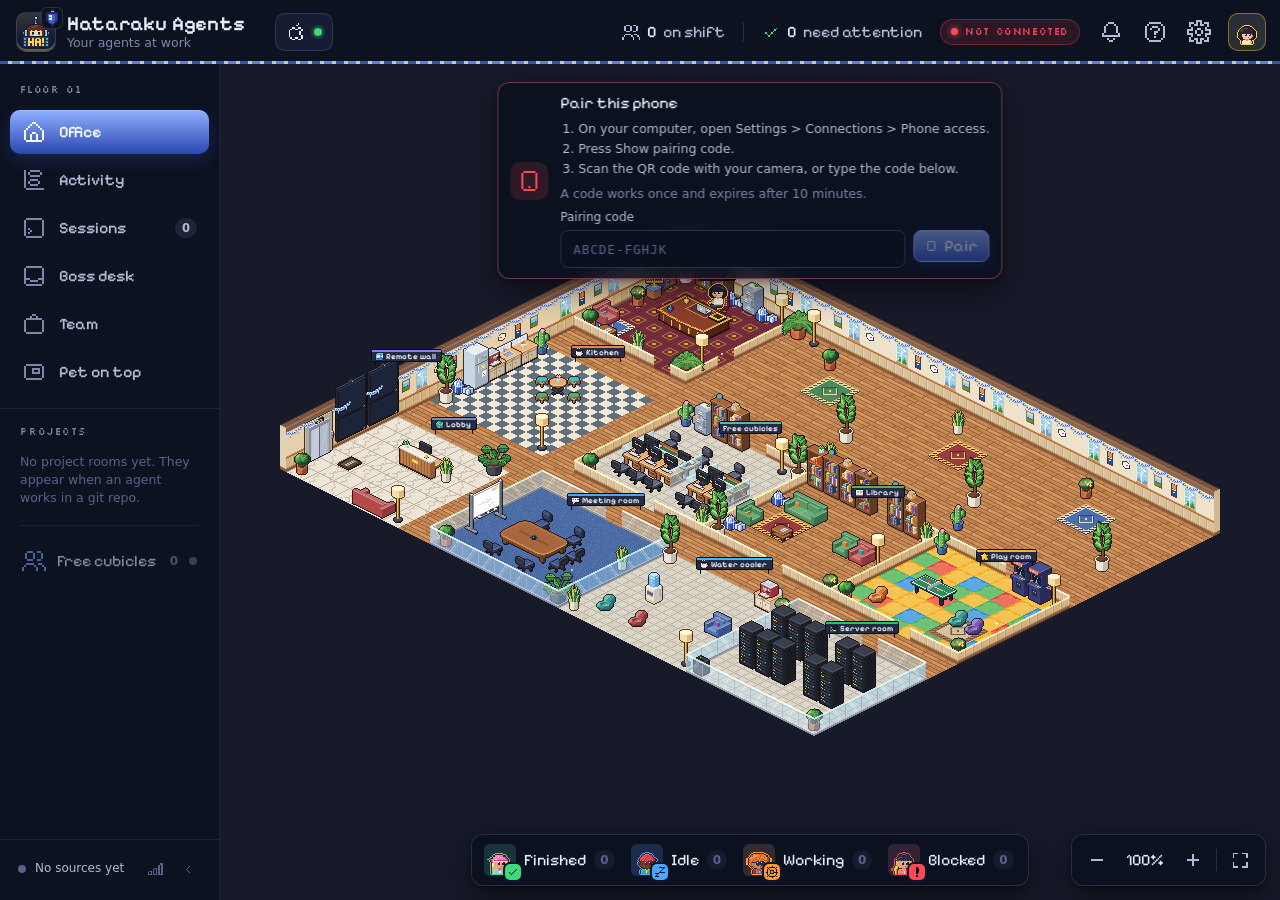
<file: demo/index.html>
<!doctype html>
<html lang="en">
  <head>
    <meta charset="UTF-8" />
    <meta name="viewport" content="width=device-width, initial-scale=1, viewport-fit=cover, interactive-widget=resizes-content" />
    <meta name="color-scheme" content="dark" />
    <!-- Follows the chosen palette (web/src/appearance.ts). -->
    <meta name="theme-color" content="#0d1221" />
    <meta name="description" content="A pixel-art office where your AI coding agents work." />
    <link rel="icon" type="image/svg+xml" href="./favicon.svg" />
    <link rel="manifest" href="./manifest.webmanifest" />
    <link rel="apple-touch-icon" href="./icons/apple-touch-icon.png" />
    <meta name="mobile-web-app-capable" content="yes" />
    <meta name="apple-mobile-web-app-capable" content="yes" />
    <meta name="apple-mobile-web-app-status-bar-style" content="black-translucent" />
    <meta name="apple-mobile-web-app-title" content="Hataraku" />
    <title>Hataraku Agents</title>
    <script type="module" crossorigin src="./assets/index-BnkjkUJK.js"></script>
    <link rel="modulepreload" crossorigin href="./assets/CanvasPool-AVnmSNKq.js">
    <link rel="modulepreload" crossorigin href="./assets/canvasUtils-D9PJXwz_.js">
    <link rel="modulepreload" crossorigin href="./assets/RenderTargetSystem-C_1yGmji.js">
    <link rel="modulepreload" crossorigin href="./assets/getTextureBatchBindGroup-Ck77k8EI.js">
    <link rel="modulepreload" crossorigin href="./assets/getTexelRangeRects--bWe3apc.js">
    <link rel="stylesheet" crossorigin href="./assets/index-BSySCa9t.css">
  </head>
  <body>
    <div id="root"></div>
  </body>
</html>
</file>
<file: assets/index-DXQiT5M5.css>
@font-face{font-family:Pixelify Sans;font-style:normal;font-display:swap;font-weight:500;src:url(./pixelify-sans-cyrillic-500-normal--wrb4dVK.woff2)format("woff2"),url(./pixelify-sans-cyrillic-500-normal-CR9SIKMr.woff)format("woff");unicode-range:U+301,U+400-45F,U+490-491,U+4B0-4B1,U+2116}@font-face{font-family:Pixelify Sans;font-style:normal;font-display:swap;font-weight:500;src:url(./pixelify-sans-latin-ext-500-normal-BHT4w5qI.woff2)format("woff2"),url(./pixelify-sans-latin-ext-500-normal-Bkr-oq6R.woff)format("woff");unicode-range:U+100-2BA,U+2BD-2C5,U+2C7-2CC,U+2CE-2D7,U+2DD-2FF,U+304,U+308,U+329,U+1D00-1DBF,U+1E00-1E9F,U+1EF2-1EFF,U+2020,U+20A0-20AB,U+20AD-20C0,U+2113,U+2C60-2C7F,U+A720-A7FF}@font-face{font-family:Pixelify Sans;font-style:normal;font-display:swap;font-weight:500;src:url(./pixelify-sans-latin-500-normal-DC052d-m.woff2)format("woff2"),url(./pixelify-sans-latin-500-normal-Bq6pAlou.woff)format("woff");unicode-range:U+??,U+131,U+152-153,U+2BB-2BC,U+2C6,U+2DA,U+2DC,U+304,U+308,U+329,U+2000-206F,U+20AC,U+2122,U+2191,U+2193,U+2212,U+2215,U+FEFF,U+FFFD}@font-face{font-family:Pixelify Sans;font-style:normal;font-display:swap;font-weight:600;src:url(./pixelify-sans-cyrillic-600-normal-BhqNJYOZ.woff2)format("woff2"),url(./pixelify-sans-cyrillic-600-normal-B3EuUOZG.woff)format("woff");unicode-range:U+301,U+400-45F,U+490-491,U+4B0-4B1,U+2116}@font-face{font-family:Pixelify Sans;font-style:normal;font-display:swap;font-weight:600;src:url(./pixelify-sans-latin-ext-600-normal-Dha6RiOG.woff2)format("woff2"),url(./pixelify-sans-latin-ext-600-normal-CDaIumwU.woff)format("woff");unicode-range:U+100-2BA,U+2BD-2C5,U+2C7-2CC,U+2CE-2D7,U+2DD-2FF,U+304,U+308,U+329,U+1D00-1DBF,U+1E00-1E9F,U+1EF2-1EFF,U+2020,U+20A0-20AB,U+20AD-20C0,U+2113,U+2C60-2C7F,U+A720-A7FF}@font-face{font-family:Pixelify Sans;font-style:normal;font-display:swap;font-weight:600;src:url(./pixelify-sans-latin-600-normal-Dd_Dy7u5.woff2)format("woff2"),url(./pixelify-sans-latin-600-normal-BNlgYbDL.woff)format("woff");unicode-range:U+??,U+131,U+152-153,U+2BB-2BC,U+2C6,U+2DA,U+2DC,U+304,U+308,U+329,U+2000-206F,U+20AC,U+2122,U+2191,U+2193,U+2212,U+2215,U+FEFF,U+FFFD}@font-face{font-family:Pixelify Sans;font-style:normal;font-display:swap;font-weight:700;src:url(./pixelify-sans-cyrillic-700-normal-CYtG5Rfp.woff2)format("woff2"),url(./pixelify-sans-cyrillic-700-normal-BrZTw8tu.woff)format("woff");unicode-range:U+301,U+400-45F,U+490-491,U+4B0-4B1,U+2116}@font-face{font-family:Pixelify Sans;font-style:normal;font-display:swap;font-weight:700;src:url(./pixelify-sans-latin-ext-700-normal-ClyJstAh.woff2)format("woff2"),url(./pixelify-sans-latin-ext-700-normal-BadXkHzZ.woff)format("woff");unicode-range:U+100-2BA,U+2BD-2C5,U+2C7-2CC,U+2CE-2D7,U+2DD-2FF,U+304,U+308,U+329,U+1D00-1DBF,U+1E00-1E9F,U+1EF2-1EFF,U+2020,U+20A0-20AB,U+20AD-20C0,U+2113,U+2C60-2C7F,U+A720-A7FF}@font-face{font-family:Pixelify Sans;font-style:normal;font-display:swap;font-weight:700;src:url(./pixelify-sans-latin-700-normal-D3Xxx3QE.woff2)format("woff2"),url(./pixelify-sans-latin-700-normal-BctWAS0u.woff)format("woff");unicode-range:U+??,U+131,U+152-153,U+2BB-2BC,U+2C6,U+2DA,U+2DC,U+304,U+308,U+329,U+2000-206F,U+20AC,U+2122,U+2191,U+2193,U+2212,U+2215,U+FEFF,U+FFFD}@font-face{font-family:Silkscreen;font-style:normal;font-display:swap;font-weight:400;src:url(./silkscreen-latin-ext-400-normal-2T9bWrxp.woff2)format("woff2"),url(./silkscreen-latin-ext-400-normal-Drdn_BEM.woff)format("woff");unicode-range:U+100-2BA,U+2BD-2C5,U+2C7-2CC,U+2CE-2D7,U+2DD-2FF,U+304,U+308,U+329,U+1D00-1DBF,U+1E00-1E9F,U+1EF2-1EFF,U+2020,U+20A0-20AB,U+20AD-20C0,U+2113,U+2C60-2C7F,U+A720-A7FF}@font-face{font-family:Silkscreen;font-style:normal;font-display:swap;font-weight:400;src:url(./silkscreen-latin-400-normal-CtPo2yA5.woff2)format("woff2"),url(./silkscreen-latin-400-normal-D0DfPJut.woff)format("woff");unicode-range:U+??,U+131,U+152-153,U+2BB-2BC,U+2C6,U+2DA,U+2DC,U+304,U+308,U+329,U+2000-206F,U+20AC,U+2122,U+2191,U+2193,U+2212,U+2215,U+FEFF,U+FFFD}@font-face{font-family:Atkinson Hyperlegible Next;font-style:normal;font-weight:200 800;font-display:swap;src:url(../fonts/atkinson-hyperlegible-next-latin.woff2)format("woff2");unicode-range:U+??,U+131,U+152-153,U+2BB-2BC,U+2C6,U+2DA,U+2DC,U+304,U+308,U+329,U+2000-206F,U+20AC,U+2122,U+2191,U+2193,U+2212,U+2215,U+FEFF,U+FFFD}:root{--cream:#fefbee;--cream-2:#f5ecd8;--paper:#fffdf6;--peach:#f8cb9f;--peach-2:#fbdcbd;--sage:#92aa8f;--sage-2:#c9d6c2;--teal:#2f7e7c;--teal-deep:#1d4e4d;--wood:#efb073;--wood-deep:#a7683a;--ink:#201b17;--ink-soft:#4b4038;--orange:#f26b2c;--orange-hi:#ff8a4f;--orange-deep:#b9481a;--night:#131a2c;--night-2:#1d2541;--gold:#ffd23f;--st-working:#ff9a2e;--st-idle:#4ea3ff;--st-finished:#3fd97a;--st-blocked:#ff4757;--font-body:"Atkinson Hyperlegible Next", system-ui, -apple-system, "Segoe UI", sans-serif;--font-pixel:"Pixelify Sans", "Atkinson Hyperlegible Next", system-ui, sans-serif;--font-label:"Silkscreen", "Pixelify Sans", monospace;--font-code:ui-monospace, "SF Mono", Menlo, Consolas, monospace;--space-xs:4px;--space-sm:8px;--space-md:16px;--space-lg:24px;--space-xl:32px;--space-2xl:48px;--space-3xl:64px;--space-4xl:96px;--gutter:clamp(16px, 4vw, 40px);--section-gap:clamp(64px, 9vw, 128px);--focus:#1f63d6;--text:var(--ink);--text-soft:var(--ink-soft)}*,:before,:after{box-sizing:border-box}html{scroll-behavior:smooth;-webkit-text-size-adjust:100%;-moz-text-size-adjust:100%;text-size-adjust:100%;scroll-padding-top:76px}body{background:var(--cream);color:var(--text);font-family:var(--font-body);text-rendering:optimizelegibility;margin:0;font-size:1.0625rem;line-height:1.6;overflow-x:clip}img,video,picture,svg{max-width:100%;display:block}img,video{height:auto}.px{image-rendering:crisp-edges;image-rendering:pixelated}h1,h2,h3,p,ul,ol,dl,dd,figure,pre{margin:0}h2{font-family:var(--font-pixel);letter-spacing:-.01em;text-wrap:balance;font-size:clamp(2.1rem,1.3rem + 2.8vw,3.6rem);font-weight:700;line-height:1.02}.h3,h3{font-family:var(--font-pixel);font-size:clamp(1.35rem,1.1rem + .8vw,1.75rem);font-weight:600;line-height:1.15}.lede{text-wrap:pretty;max-width:62ch;font-size:clamp(1.1rem,1rem + .35vw,1.3rem);line-height:1.55}.small{color:var(--text-soft);max-width:68ch;font-size:.95rem}p{max-width:68ch}a{color:inherit;text-underline-offset:3px;text-decoration-thickness:2px}a:hover{-webkit-text-decoration-color:var(--orange);text-decoration-color:var(--orange)}b{font-weight:700}code,kbd{font-family:var(--font-code);font-size:.88em}code{background:color-mix(in oklab, var(--ink) 8%, transparent);overflow-wrap:anywhere;border-radius:3px;padding:.1em .35em}kbd{text-align:center;background:var(--paper);min-width:1.7em;color:var(--ink);border:2px solid var(--ink);border-bottom-width:4px;border-radius:4px;padding:.05em .45em .15em;line-height:1.3;display:inline-block}:focus-visible{outline:3px solid var(--focus);outline-offset:4px}.icon-defs{width:0;height:0;position:absolute;overflow:hidden}.icon{fill:currentColor;flex:none;width:1.15em;height:1.15em}.visually-hidden{clip-path:inset(50%);white-space:nowrap;border:0;width:1px;height:1px;margin:-1px;padding:0;overflow:hidden;position:absolute!important}.skip{z-index:100;background:var(--ink);color:var(--cream);font-family:var(--font-pixel);padding:10px 14px;text-decoration:none;position:absolute;top:-60px;left:12px}.skip:focus{top:12px}.pixel-frame,.btn,.dialog,.dialog-name,.sign,.chip{--pf:3px;--pf-color:var(--ink);box-shadow:0 calc(var(--pf) * -1) 0 0 var(--pf-color), 0 var(--pf) 0 0 var(--pf-color), calc(var(--pf) * -1) 0 0 0 var(--pf-color), var(--pf) 0 0 0 var(--pf-color)}.btn{background:var(--orange);min-height:48px;color:var(--ink);font-family:var(--font-pixel);cursor:pointer;box-shadow:0 calc(var(--pf) * -1) 0 0 var(--pf-color), 0 var(--pf) 0 0 var(--pf-color), calc(var(--pf) * -1) 0 0 0 var(--pf-color), var(--pf) 0 0 0 var(--pf-color), inset 0 -5px 0 0 var(--orange-deep), inset 0 3px 0 0 var(--orange-hi);border:0;align-items:center;gap:.55em;padding:.7em 1.15em .8em;font-size:1.1rem;font-weight:600;line-height:1;text-decoration:none;transition:background-color .12s ease-out,transform 80ms ease-out;display:inline-flex}.btn:hover{background:var(--orange-hi);text-decoration:none}.btn:active{transform:translateY(2px)}.btn-ghost{background:var(--paper);box-shadow:0 calc(var(--pf) * -1) 0 0 var(--pf-color), 0 var(--pf) 0 0 var(--pf-color), calc(var(--pf) * -1) 0 0 0 var(--pf-color), var(--pf) 0 0 0 var(--pf-color), inset 0 -5px 0 0 var(--cream-2)}.btn-ghost:hover{background:var(--cream)}.btn-on-dark{--pf-color:var(--cream);color:var(--cream);box-shadow:0 calc(var(--pf) * -1) 0 0 var(--pf-color), 0 var(--pf) 0 0 var(--pf-color), calc(var(--pf) * -1) 0 0 0 var(--pf-color), var(--pf) 0 0 0 var(--pf-color);background:0 0}.btn-on-dark:hover{background:color-mix(in oklab, var(--cream) 12%, transparent)}.btn-small{white-space:nowrap;min-height:38px;padding:.55em .9em .65em;font-size:.95rem}.btn-big{min-height:60px;padding:.8em 1.4em .9em;font-size:1.3rem}.sign{--pf:2px;margin-bottom:var(--space-lg);background:var(--night);color:var(--cream);font-family:var(--font-pixel);border-top:3px solid var(--orange);align-items:center;gap:8px;padding:5px 12px 6px;font-size:.95rem;font-weight:600;line-height:1.2;display:inline-flex}.sign .icon{width:16px;height:16px;color:var(--gold)}.sign-light{--pf-color:color-mix(in oklab, var(--cream) 55%, transparent)}.chip{--pf:2px;background:var(--paper);font-family:var(--font-pixel);white-space:nowrap;padding:2px 8px 3px;font-size:.92rem;font-weight:500;line-height:1.35;display:inline-block}.label{font-family:var(--font-label);letter-spacing:.04em;text-transform:uppercase;font-size:.72rem}.bubble{z-index:3;color:var(--night);font-family:var(--font-pixel);white-space:nowrap;border:2px solid var(--night);background:#fff;border-radius:4px;padding:3px 9px 5px;font-size:.95rem;font-weight:600;line-height:1.2;position:absolute;box-shadow:inset 0 -2px #d9dfeb}.bubble:before,.bubble:after{content:"";clip-path:polygon(0 0,100% 0,100% 34%,66% 34%,66% 67%,33% 67%,33% 100%,0 100%);width:12px;height:9px;position:absolute;left:14px}.bubble:before{background:var(--night);bottom:-9px}.bubble:after{background:#fff;width:7px;height:5px;bottom:-5px;left:16px}.bubble-alert{border-color:var(--night);box-shadow:inset 0 0 0 2px var(--st-blocked)}.bubble-alert:before{background:var(--night)}.worker{--px:3;--row:0;--frames:4;--frame-ms:.15s;width:calc(20px * var(--px));height:calc(32px * var(--px));background-repeat:no-repeat;background-size:calc(80px * var(--px)) calc(416px * var(--px));background-position:0 calc(-32px * var(--px) * var(--row));image-rendering:crisp-edges;image-rendering:pixelated;animation:sprite-frames calc(var(--frames) * var(--frame-ms)) steps(var(--frames)) infinite;display:block}@keyframes sprite-frames{to{background-position-x:calc(-20px * var(--px) * var(--frames))}}.worker.face-left{transform:scaleX(-1)}.worker[data-who=maya]{background-image:url(./worker-maya-DMqJKnmu.png)}.worker[data-who=kenji]{background-image:url(./worker-kenji-DxKXsf73.png)}.worker[data-who=ravi]{background-image:url(./worker-ravi-64jFSUve.png)}.worker[data-who=zoe]{background-image:url(./worker-zoe-9GAAxWSD.png)}.worker[data-who=hugo]{background-image:url(./worker-hugo-g-CwbQi2.png)}.worker[data-who=aiko]{background-image:url(./worker-aiko-DwGH5pl2.png)}.worker[data-who=leo]{background-image:url(./worker-leo-C20OAyIj.png)}.worker[data-pose=walk]{--row:0;--frames:4}.worker[data-pose=walk-back]{--row:1;--frames:4}.worker[data-pose=carry]{--row:2;--frames:4}.worker[data-pose=talk]{--row:4;--frames:3;--frame-ms:.26s}.worker[data-pose=cheer]{--row:5;--frames:2;--frame-ms:.24s}.worker[data-pose=drink]{--row:6;--frames:3;--frame-ms:.3s}.worker[data-pose=phone]{--row:7;--frames:2;--frame-ms:.5s}.worker[data-pose=stand]{--row:10;--frames:1}.scene{--px:2;--w:112;--h:98;--n:2;--ms:.4s;width:calc(var(--w) * var(--px) * 1px);height:calc(var(--h) * var(--px) * 1px);background-position:0 0;background-repeat:no-repeat;background-size:calc(var(--w) * var(--n) * var(--px) * 1px) 100%;image-rendering:crisp-edges;image-rendering:pixelated;animation:scene-frames calc(var(--n) * var(--ms)) steps(var(--n)) infinite;display:block}@keyframes scene-frames{to{background-position-x:calc(var(--w) * var(--n) * var(--px) * -1px)}}.scene[data-scene=working]{--n:12;--ms:.15s;background-image:url(./scene-working-DRXtHWR3.png)}.scene[data-scene=idle]{--n:4;--ms:.42s;background-image:url(./scene-idle-BApaErR6.png)}.scene[data-scene=finished]{--n:2;--ms:.32s;background-image:url(./scene-finished-D6IlLNmq.png)}.scene[data-scene=blocked]{--n:2;--ms:.42s;background-image:url(./scene-blocked-pKirSy1J.png)}.scene[data-scene=cooler]{--h:90;--n:12;--ms:.4s;background-image:url(./scene-cooler-D2vsqLRc.png)}.scene[data-scene=pingpong]{--h:84;--n:2;--ms:.26s;background-image:url(./scene-pingpong-DRn49v0Z.png)}.scene[data-scene=boss]{--w:192;--h:124;--n:4;--ms:.16s;background-image:url(./scene-boss-DIz-Tg2g.png)}.floor{height:var(--floor-h,96px);margin-top:var(--section-gap);image-rendering:crisp-edges;image-rendering:pixelated;border-top:8px solid var(--wood-deep);box-shadow:inset 0 3px 0 0 color-mix(in oklab, var(--ink) 30%, transparent);background-repeat:repeat;background-size:128px 64px;position:relative;overflow:clip visible}.floor:before{content:"";background:color-mix(in oklab, var(--wood) 70%, white);height:2px;position:absolute;inset:-8px 0 auto}.floor-short{--floor-h:40px}.floor-tall{--floor-h:128px}.floor-wood{background-image:url(./floor-wood-Dl2xdyV3.png)}.floor-carpet-green{background-image:url(./floor-carpet-green-jSJFtegW.png)}.floor-carpet-blue{background-image:url(./floor-carpet-blue-D9DCfF8L.png)}.floor-tile{background-image:url(./floor-tile-Due1Y5yY.png)}.floor-lobby{background-image:url(./floor-lobby-CJHvbbU-.png)}.floor-playroom{background-image:url(./floor-playroom-B6ysUmhO.png)}.floor-dim:after{content:"";background:color-mix(in oklab, var(--teal-deep) 35%, transparent);pointer-events:none;position:absolute;inset:0}.prop{z-index:1;position:absolute}.walker{--lane:14px;--dur:26s;--delay:0s;--rest:30%;left:0;bottom:var(--lane);z-index:2;pointer-events:none;width:100%;animation:walk-right var(--dur) linear calc(var(--delay) * -1) infinite;position:absolute}.walker>.worker{position:absolute;bottom:0;left:0}.walk-left{animation-name:walk-left}@keyframes walk-right{0%{transform:translate(-90px)}to{transform:translate(calc(100% + 20px))}}@keyframes walk-left{0%{transform:translate(calc(100% + 20px))}to{transform:translate(-90px)}}.lane-a{--lane:34px}.lane-b{--lane:6px;z-index:3}.dur-fast{--dur:17s}.dur-mid{--dur:23s}.dur-slow{--dur:31s}.delay-2{--delay:5s;--rest:64%}.delay-5{--delay:11s;--rest:82%}.delay-9{--delay:19s;--rest:12%}.pr-rail{width:114px;height:123px;position:absolute;bottom:52px;left:72%}.pr-rail img{width:114px;height:auto;position:absolute;top:0;left:0}.pr-rail .pr-new-ticket{opacity:0;width:27px;animation:ticket-up var(--courier-dur) steps(1, end) infinite;top:54px;left:48px}.courier{--courier-dur:15s;--lane:8px;animation:courier-move var(--courier-dur) linear infinite}.courier .worker{opacity:0}.courier-carry{animation:sprite-frames calc(var(--frames) * var(--frame-ms)) steps(var(--frames)) infinite, courier-carry var(--courier-dur) steps(1, end) infinite}.courier-stand{animation:sprite-frames calc(var(--frames) * var(--frame-ms)) steps(var(--frames)) infinite, courier-stand var(--courier-dur) steps(1, end) infinite}.courier-back{animation:sprite-frames calc(var(--frames) * var(--frame-ms)) steps(var(--frames)) infinite, courier-back var(--courier-dur) steps(1, end) infinite}@keyframes courier-move{0%{transform:translate(-90px)}44%,58%{transform:translate(calc(72% - 44px))}to{transform:translate(-90px)}}@keyframes courier-carry{0%{opacity:1}44%{opacity:0}}@keyframes courier-stand{0%{opacity:0}44%{opacity:1}58%{opacity:0}}@keyframes courier-back{0%{opacity:0}58%{opacity:1}}@keyframes ticket-up{0%{opacity:0}46%{opacity:1}97%{opacity:0}}.mover{--dur:21s;--delay:4s;--rest:40%;--lane:10px}.prop-arcade{width:87px;bottom:30px;left:78%}.racks{gap:6px;display:flex;position:absolute;bottom:42px;left:50%;translate:-50%}.racks img{width:84px}.patrol{--dur:18s;--rest:26%;--lane:6px;animation:patrol-move var(--dur) linear infinite}.patrol-sprite{animation:sprite-frames calc(var(--frames) * var(--frame-ms)) steps(var(--frames)) infinite, patrol-face var(--dur) steps(1, end) infinite}@keyframes patrol-move{0%{transform:translate(14%)}50%{transform:translate(calc(86% - 60px))}to{transform:translate(14%)}}@keyframes patrol-face{0%{transform:scaleX(1)}50%{transform:scaleX(-1)}}.prop-elevator{z-index:3;width:96px;bottom:38px;left:70%}.prop-plant{width:88px;bottom:22px;left:86%}.elevator-sign{margin:0;font-size:.8rem;animation:16s step-end infinite ding;position:absolute;bottom:214px;left:calc(70% + 6px)}.checkout{--dur:16s;--rest:36%;--lane:40px;animation:checkout-move var(--dur) linear infinite}@keyframes checkout-move{0%{opacity:1;transform:translate(-90px)}66%{opacity:1;transform:translate(calc(70% + 18px))}70%,to{opacity:0;transform:translate(calc(70% + 18px))}}@keyframes ding{0%{border-top-color:var(--orange)}64%{border-top-color:var(--st-finished)}76%{border-top-color:var(--orange)}}.cooler{--px:3;width:calc(112px * var(--px));height:calc(90px * var(--px) + 20px);flex:none;padding-top:20px;position:relative}.cooler .scene{--px:3}.cooler-line{bottom:calc(66px * var(--px));opacity:0;animation:9.6s step-end infinite cooler-line}.cooler-line[data-side=a]{left:calc(4px * var(--px))}.cooler-line[data-side=b]{right:calc(2px * var(--px))}.cooler-line[data-side=b]:before{left:auto;right:14px;transform:scaleX(-1)}.cooler-line[data-side=b]:after{left:auto;right:16px;transform:scaleX(-1)}.cooler-line[data-line="2"]{animation-delay:-7.2s}.cooler-line[data-line="3"]{animation-delay:-4.8s}.cooler-line[data-line="4"]{animation-delay:-2.4s}@keyframes cooler-line{0%{opacity:1}25%{opacity:0}}[data-offscreen] :is(.walker,.worker,.scene,.cooler-line,.pr-new-ticket,.elevator-sign,.dialog-next),[data-offscreen] .screen-label:before{animation-play-state:paused}@media (prefers-reduced-motion:reduce){html{scroll-behavior:auto}.walker,.worker,.scene,.cooler-line,.pr-new-ticket,.elevator-sign,.dialog-next,.screen-label:before{animation:none}.walker{transform:translateX(var(--rest))}.courier .worker,.courier-stand,.courier-back{opacity:0}.courier .courier-carry,.cooler-line[data-line="1"],.pr-new-ticket{opacity:1}.checkout{transform:translateX(var(--rest));opacity:1}}.worker[data-pose=scratch]{--row:9;--frames:2;--frame-ms:.42s}.wrap{max-width:1200px;padding-inline:var(--gutter);margin-inline:auto}.room{--wall:var(--cream);background:var(--wall);color:var(--text);padding-top:var(--section-gap);position:relative}.room-cream{--wall:var(--cream)}.room-peach{--wall:var(--peach-2);--text-soft:#4a3a2e}.room-sage{--wall:var(--sage-2);--text-soft:#34402f}.room-sage-light{--wall:#dfe7d8;--text-soft:#3a4636}.room-wood{--wall:var(--cream-2)}.room-night{--wall:var(--night);--text:var(--cream);--text-soft:#c9cfe0;--focus:var(--gold)}.room-teal{--wall:var(--teal-deep);--text:var(--cream);--text-soft:#cfe2db;--focus:var(--gold)}.room:not(:has(.floor)){padding-bottom:var(--section-gap)}.section-head{justify-items:start;gap:var(--space-md);margin-bottom:var(--space-2xl);display:grid}.section-head .sign{margin-bottom:var(--space-xs)}.section-head .lede{color:var(--text-soft)}.split{gap:var(--space-2xl) clamp(32px, 5vw, 72px);align-items:center;display:grid}@media (width>=900px){.split{grid-template-columns:repeat(12,minmax(0,1fr))}}.split-text{gap:var(--space-md);justify-items:start;display:grid}.topbar{z-index:50;align-items:center;gap:var(--space-lg);min-height:64px;padding:8px var(--gutter);background:color-mix(in oklab, var(--cream) 94%, transparent);border-bottom:3px solid var(--ink);-webkit-backdrop-filter:blur(6px);backdrop-filter:blur(6px);transition:transform .25s;display:flex;position:fixed;inset:0 0 auto;transform:translateY(-110%)}.brand{align-items:center;gap:10px;margin-right:auto;text-decoration:none;display:flex}.brand-logo{width:48px;height:48px}.brand-name{font-family:var(--font-pixel);font-size:1.25rem;font-weight:700;line-height:1}.topnav{gap:4px;display:none}.topnav a{font-family:var(--font-pixel);border-bottom:3px solid #0000;padding:8px 10px;font-size:1rem;font-weight:500;text-decoration:none}.topnav a:hover,.topnav a[aria-current=true]{border-bottom-color:var(--orange)}@media (width>=980px){.topnav{display:flex}}.room-lobby{padding-top:clamp(20px,3vw,40px)}.hero{max-width:1280px;padding-inline:var(--gutter);margin-inline:auto;display:grid}.hero-art{border:4px solid var(--ink);background:var(--peach);box-shadow:12px 12px 0 0 var(--peach);position:relative}.hero-art img{aspect-ratio:1672/941;object-fit:cover;object-position:50% 82%;width:100%;min-height:220px;max-height:66vh}.dialog{--pf:4px;z-index:4;gap:var(--space-md);background:var(--paper);justify-items:start;margin:-28px 8px 0;padding:34px clamp(20px,3vw,34px) 26px;display:grid;position:relative}.dialog-name{--pf:3px;background:var(--ink);color:var(--cream);font-family:var(--font-pixel);padding:6px 14px 7px;font-size:1.05rem;font-weight:600;line-height:1;position:absolute;top:-20px;left:20px}.dialog-line{font-family:var(--font-pixel);letter-spacing:-.015em;font-size:clamp(2.5rem,1.5rem + 3.4vw,4.25rem);font-weight:700;line-height:.98}.topbar[data-shown=true],.topbar:focus-within{transform:none}@media (prefers-reduced-motion:reduce){.topbar{transition:none}}.dialog-text{max-width:52ch;font-size:clamp(1.05rem,1rem + .25vw,1.18rem)}.dialog-punch{max-width:30ch;font-family:var(--font-pixel);font-size:clamp(1.3rem,1.1rem + .7vw,1.65rem);font-weight:700;line-height:1.2}.actions{flex-wrap:wrap;gap:18px;margin-top:6px;display:flex}.works-with{gap:10px;max-width:none;margin-top:6px;display:grid}.works-with-label{font-family:var(--font-pixel);font-size:1.05rem;font-weight:600}.works-with-apps{flex-wrap:wrap;gap:10px;margin:0;padding:0;list-style:none;display:flex}.works-with-apps .chip{align-items:center;gap:6px;display:inline-flex}.chip-icon{object-fit:contain;width:18px;height:18px}.dialog-next{background:var(--orange);clip-path:polygon(0 0,100% 0,100% 20%,86% 20%,86% 40%,71% 40%,71% 60%,57% 60%,57% 80%,43% 80%,43% 60%,29% 60%,29% 40%,14% 40%,14% 20%,0 20%);width:14px;height:10px;animation:1.1s steps(2,jump-none) infinite next-blink;position:absolute;bottom:14px;right:18px}@keyframes next-blink{0%{translate:0}to{translate:0 4px}}.room-lobby .floor{margin-top:clamp(40px,6vw,64px)}.hero-peek{margin-top:var(--space-2xl);gap:10px;display:grid}.hero-peek figcaption{color:var(--text-soft);font-size:.95rem}@media (width>=900px){.hero{grid-template-columns:repeat(12,minmax(0,1fr))}.hero-art{grid-column:1/-1}.dialog{grid-area:2/1/auto/7;align-self:start;min-width:520px;margin:-200px 0 0 clamp(20px,3vw,44px)}.hero-peek{z-index:4;grid-area:2/8/auto/-1;align-self:start;margin:-72px clamp(8px,2vw,28px) 0 0}}.statuses{gap:var(--space-2xl) var(--space-lg);grid-template-columns:repeat(2,minmax(0,1fr));padding:0;list-style:none;display:grid}@media (width>=1000px){.statuses{grid-template-columns:repeat(4,minmax(0,1fr))}}.status{align-content:start;gap:8px;display:grid;position:relative}.status .scene{margin-bottom:4px}.status h3{align-items:center;gap:10px;font-size:1.35rem;display:flex}.status p{color:var(--text-soft);font-size:1rem}.status .dot{background:var(--dot);border:2px solid var(--ink);width:14px;height:14px}.status[data-status=working]{--dot:var(--st-working)}.status[data-status=idle]{--dot:var(--st-idle)}.status[data-status=finished]{--dot:var(--st-finished)}.status[data-status=blocked]{--dot:var(--st-blocked)}.status .bubble{top:10px;left:92px}.aside-note{margin-top:var(--space-xl);font-family:var(--font-pixel);font-size:1.1rem;font-weight:500}.split-room{margin-top:var(--section-gap);align-items:start}.annotated{gap:12px;display:grid}.annotated-frame{border:4px solid var(--ink);background:var(--night);box-shadow:10px 10px 0 0 var(--peach);position:relative}.annotated-frame img{width:100%}.annotated figcaption,.cam figcaption{color:var(--text-soft);font-size:.95rem}.pin{--pf:2px;left:var(--x);top:var(--y);background:var(--orange);width:30px;height:30px;color:var(--ink);font-family:var(--font-pixel);border:3px solid var(--ink);place-items:center;font-size:1rem;font-weight:700;display:grid;position:absolute;translate:-50% -50%}.pin[data-pin="1"]{--x:76%;--y:15%}.pin[data-pin="2"]{--x:45.9%;--y:24%}.pin[data-pin="3"]{--x:74%;--y:42%}.pin[data-pin="4"]{--x:56.5%;--y:35%}.pin[data-pin="5"]{--x:49.5%;--y:46%}.legend{counter-reset:pin;gap:14px;padding:0;list-style:none;display:grid}.legend li{counter-increment:pin;grid-template-columns:30px 1fr;align-items:start;gap:14px;display:grid}.legend li:before{content:counter(pin);background:var(--orange);width:30px;height:30px;font-family:var(--font-pixel);border:3px solid var(--ink);place-items:center;font-weight:700;display:grid}@media (width>=900px){.split-room .annotated{grid-column:1/8}.split-room .split-text{grid-column:8/-1}}.split-boss{margin-top:var(--section-gap)}.boss-stage{padding:var(--space-lg) 0;place-items:center;display:grid}.boss-stage .scene{--px:2}@media (width>=900px){.split-boss .boss-stage{grid-area:1/7/auto/-1}.split-boss .split-text{grid-area:1/1/auto/7}.boss-stage .scene{--px:3}}.envelopes{gap:10px;padding:0;list-style:none;display:grid}.envelopes li{align-items:center;gap:12px;display:flex}.envelopes img{flex:none;width:24px;height:24px}.section-head-wide .lede{max-width:70ch}.demo{gap:var(--space-lg);display:grid}.demo-screen{aspect-ratio:16/10;border:4px solid var(--cream);max-height:82vh;box-shadow:12px 12px 0 0 var(--night-2);background:#0c1120;position:relative;overflow:hidden}.demo-poster img{object-fit:cover;object-position:left top;opacity:.55;width:100%;height:100%}.demo-start{text-align:center;background:radial-gradient(closest-side, color-mix(in oklab, var(--night) 70%, transparent), transparent);place-content:center;justify-items:center;gap:14px;padding:24px;display:grid;position:absolute;inset:0}.demo-start p{color:var(--text-soft);font-size:.95rem}.demo-frame{background:#0c1120;border:0;width:100%;height:100%;display:none;position:absolute;inset:0}.demo[data-state=live] .demo-frame{display:block}.demo[data-state=live] :is(.demo-start,.demo-poster){display:none}.demo-bar{flex-wrap:wrap;align-items:center;gap:18px 22px;display:flex}.demo [data-demo-stop]{display:none}.demo[data-state=live] [data-demo-stop]{display:inline-flex}.demo-hint{color:var(--text-soft);font-size:.95rem}@media (width>=760px){.demo-hint{display:none}}@media (width<=759px){.demo-screen{aspect-ratio:4/5}}.try{gap:var(--space-md);margin-top:var(--space-3xl);display:grid}.try-list{color:var(--text-soft);gap:12px 40px;padding-left:1.2em;display:grid}@media (width>=900px){.try-list{grid-template-columns:1fr 1fr}}.try-list li::marker{color:var(--gold);content:"▸  "}.room-night kbd{background:var(--night-2);color:var(--cream);border-color:var(--cream)}.clips-head{justify-content:space-between;align-items:flex-end;gap:var(--space-xl);margin-bottom:var(--space-2xl);flex-wrap:wrap;display:flex}.clips-head .section-head{flex:420px;margin-bottom:0}@media (width<=520px){.cooler{--px:2;margin-inline:auto}.cooler .scene{--px:2}}.cams{gap:var(--space-2xl) var(--space-xl);display:grid}@media (width>=700px){.cams{grid-template-columns:repeat(2,minmax(0,1fr))}.cam-wide{grid-column:1/-1}}@media (width>=1000px){.cams{grid-template-columns:repeat(6,minmax(0,1fr))}.cam{grid-column:span 2}.cam-wide{grid-area:1/1/3/5}.cam-half{grid-column:span 3}}.cam{align-content:start;gap:12px;display:grid}.screen{border:3px solid var(--ink);box-shadow:8px 8px 0 0 color-mix(in oklab, var(--ink) 22%, transparent);background:#1a1d26;padding:26px 8px 8px;position:relative}.screen video{background:#0c1120;width:100%}.screen:not(:has(.screen-label)){padding-top:8px}.screen-label{color:#d8dbe6;font-family:var(--font-label);letter-spacing:.04em;text-transform:uppercase;align-items:center;gap:8px;font-size:.68rem;line-height:1.2;display:flex;position:absolute;top:6px;left:10px;right:10px}.screen-label:before{content:"";background:var(--st-blocked);width:8px;height:8px;animation:1.6s step-end infinite rec}@keyframes rec{50%{opacity:.2}}.table-wrap{border:3px solid var(--ink);background:var(--paper);box-shadow:10px 10px 0 0 var(--peach)}.apps{border-collapse:collapse;width:100%;font-size:1rem}.apps thead th{background:var(--ink);color:var(--cream);font-family:var(--font-label);letter-spacing:.04em;text-transform:uppercase;text-align:left;padding:12px 16px;font-size:.75rem;font-weight:400}.apps tbody th,.apps td{text-align:left;vertical-align:top;border-top:2px dashed color-mix(in oklab, var(--ink) 25%, transparent);padding:16px}.apps tbody tr:first-child :is(th,td){border-top:0}.apps tbody th{font-family:var(--font-pixel);width:22%;font-size:1.2rem;font-weight:600;line-height:1.2}.apps code{white-space:nowrap}.row-note{font-family:var(--font-body);color:var(--text-soft);margin-top:6px;font-size:.9rem;font-weight:400;display:block}.yes,.no{padding-left:20px;display:block;position:relative}.yes:before,.no:before{content:"";border:2px solid var(--ink);width:10px;height:10px;position:absolute;top:.45em;left:0}.yes:before{background:var(--st-finished)}.no{color:color-mix(in oklab, var(--ink) 50%, var(--paper))}.no:before{background:0 0;border-color:currentColor}.table-notes{margin-top:var(--space-lg)}@media (width<=760px){.apps thead{clip-path:inset(50%);width:1px;height:1px;position:absolute;overflow:hidden}.apps,.apps tbody,.apps tr,.apps th,.apps td{width:auto;display:block}.apps tr{border-top:2px dashed color-mix(in oklab, var(--ink) 25%, transparent);padding:16px}.apps tbody tr:first-child{border-top:0}.apps tbody th,.apps td{border:0;padding:0}.apps tbody th{width:auto;margin-bottom:10px}.apps td{grid-template-columns:8.5em 1fr;gap:10px;padding:4px 0;display:grid}.apps td:before{content:attr(data-label);font-family:var(--font-label);letter-spacing:.03em;text-transform:uppercase;color:var(--text-soft);padding-top:3px;font-size:.68rem}}@media (width>=900px){.split-build .split-text{grid-column:1/6}.split-build .build-cam{grid-column:6/-1}}.split-build .section-head{margin-bottom:0}.refusals{gap:8px;width:100%;padding:0;list-style:none;display:grid}.refusals li{color:#ffdfe2;border:2px solid var(--st-blocked);background:#2a1820;align-items:center;gap:10px;padding:8px 12px;font-size:.98rem;line-height:1.35;display:flex}.refusals li:before{content:"!";background:var(--st-blocked);color:#fff;width:18px;height:18px;font-family:var(--font-pixel);flex:none;place-items:center;font-size:.85rem;font-weight:700;display:grid}.refusals li:nth-child(2n){margin-left:18px}@media (width>=900px){.split-pet .split-text{grid-column:1/6}.split-pet .desktop{grid-column:6/-1}}.split-pet .section-head{margin-bottom:0}.desktop{aspect-ratio:4/3;border:4px solid var(--ink);background-color:var(--teal);background-image:linear-gradient(color-mix(in oklab, var(--cream) 10%, transparent) 2px, transparent 2px), linear-gradient(90deg, color-mix(in oklab, var(--cream) 10%, transparent) 2px, transparent 2px);box-shadow:10px 10px 0 0 var(--sage);background-size:32px 32px;position:relative;overflow:hidden}.desktop:before{content:"";background:color-mix(in oklab, var(--cream) 85%, transparent);border-bottom:2px solid var(--ink);height:22px;position:absolute;inset:0 0 auto}.desktop-window{border:3px solid var(--ink);width:min(72%,480px);box-shadow:6px 6px 0 0 color-mix(in oklab, var(--ink) 40%, transparent);background:#0c1120;position:absolute;bottom:6%;right:5%}.desktop-titlebar{background:var(--cream-2);border-bottom:3px solid var(--ink);gap:6px;padding:6px 8px;display:flex}.desktop-titlebar span{background:var(--peach);border:2px solid var(--ink);width:10px;height:10px}.desktop-titlebar span:first-child{background:var(--orange)}.room-sage-light .floor .scene{--px:2;position:absolute;bottom:6px;left:18%}@media (width>=900px){.split-privacy{align-items:start}.split-privacy .section-head{grid-column:1/6;position:sticky;top:110px}.split-privacy .rules{grid-column:6/-1}}.rules{background:var(--paper);color:var(--ink);border:3px solid var(--ink);gap:0;padding:36px clamp(20px,3vw,36px) 20px;display:grid;position:relative;rotate:-.6deg;box-shadow:10px 10px oklab(0% none none/.3)}.rules:before{content:"";background:var(--st-blocked);border:3px solid var(--ink);width:14px;height:14px;position:absolute;top:10px;left:50%;translate:-50%}.rule{border-top:2px dashed color-mix(in oklab, var(--ink) 25%, transparent);gap:6px;padding:18px 0;display:grid}.rule:first-child{border-top:0}.rule dt{font-family:var(--font-pixel);align-items:center;gap:10px;font-size:1.3rem;font-weight:600;display:flex}.rule dt .icon{color:var(--teal);width:22px;height:22px}.rule dd{color:var(--ink-soft)}@media (width>=900px){.split-install{align-items:start}.split-install .split-text{grid-column:1/6}.split-install .commands{grid-column:6/-1}}.split-install .section-head{margin-bottom:0}.commands{gap:var(--space-xl);display:grid}.cmd{gap:10px;display:grid}.cmd-head{background:var(--ink);color:var(--cream);font-family:var(--font-pixel);justify-content:space-between;align-items:center;gap:12px;margin-bottom:-10px;padding:8px 10px 8px 14px;font-weight:600;display:flex}.cmd pre{background:var(--night);color:#e9f0ff;border:3px solid var(--ink);padding:16px 18px;font-size:1rem;line-height:1.6;overflow-x:auto}.cmd pre code{font-size:inherit;background:0 0;padding:0}.cmd-note{color:var(--text-soft);font-size:.95rem}.copy{min-height:36px;color:var(--cream);font-family:var(--font-pixel);cursor:pointer;background:0 0;border:2px solid;align-items:center;gap:6px;padding:4px 10px;font-size:.95rem;font-weight:500;display:inline-flex}.copy:hover{background:color-mix(in oklab, var(--cream) 14%, transparent)}.copy-done,.copy[data-state=done] .copy-idle{display:none}.copy[data-state=done] .copy-done{display:inline}.copy[data-state=done]{color:var(--st-finished)}.footer{padding-top:var(--section-gap);background:var(--cream);border-top:3px solid var(--ink);position:relative}.footer-grid{gap:var(--space-xl) clamp(32px, 5vw, 72px);align-items:center;display:grid}@media (width>=900px){.footer-grid{grid-template-columns:7fr 5fr}}.footer-brand img{mix-blend-mode:darken;width:100%;max-width:620px}.footer-text{gap:var(--space-md);display:grid}.footer-tagline{font-family:var(--font-pixel);font-size:clamp(1.8rem,1.3rem + 1.6vw,2.6rem);font-weight:700;line-height:1.05}.footer-links{font-family:var(--font-pixel);flex-wrap:wrap;gap:10px 24px;font-size:1.1rem;font-weight:600;display:flex}.footer .floor{margin-top:clamp(48px,7vw,96px)}@media (width<=640px){.worker{--px:2}.walker{--dur:14s}.dur-slow{--dur:17s}.dur-mid{--dur:13s}.dur-fast{--dur:10s}.scene{--px:1.5}.status .bubble{font-size:.8rem;top:0;left:60px}.boss-stage .scene{--px:1.5}.pr-rail,.pr-rail img{width:76px}.pr-rail .pr-new-ticket{width:18px;top:36px;left:32px}.racks img{width:56px}.prop-elevator{width:64px}.elevator-sign{bottom:158px}.prop-arcade{width:58px}.pin{border-width:2px;width:24px;height:24px;font-size:.85rem}.refusals li:nth-child(2n){margin-left:0}.brand-name{font-size:1.05rem}.brand-logo{width:40px;height:40px}.topbar{gap:12px}.footer .floor{margin-top:120px}}.lost{grid-template-rows:1fr auto;min-height:100vh;display:grid}.lost-inner{align-content:center;justify-items:start;gap:var(--space-md);width:100%;display:grid}.lost-title{font-family:var(--font-pixel);font-size:clamp(2.6rem,1.6rem + 4vw,5rem);font-weight:700;line-height:1}.lost-worker{position:absolute;bottom:24px;left:50%;translate:-50%}.perks{gap:var(--space-md,16px);margin-top:var(--space-xl,32px);padding:0;list-style:none;display:grid}.perks li{background:color-mix(in oklab, var(--cream) 70%, white);border:3px solid var(--ink);box-shadow:5px 5px 0 0 color-mix(in oklab, var(--ink) 18%, transparent);padding:14px 16px}.perks b{font-family:var(--font-pixel);font-size:1.15rem;display:block}@media (width>=800px){.perks{grid-template-columns:repeat(3,minmax(0,1fr))}}
</file>
<file: demo/assets/index-BSySCa9t.css>
@font-face{font-family:Pixelify Sans;font-style:normal;font-display:swap;font-weight:400;src:url([data-uri])format("woff2"),url(./pixelify-sans-cyrillic-400-normal-DfOZNMlW.woff)format("woff");unicode-range:U+301,U+400-45F,U+490-491,U+4B0-4B1,U+2116}@font-face{font-family:Pixelify Sans;font-style:normal;font-display:swap;font-weight:400;src:url(./pixelify-sans-latin-ext-400-normal-DdH6zlBQ.woff2)format("woff2"),url(./pixelify-sans-latin-ext-400-normal-BkfTUL4s.woff)format("woff");unicode-range:U+100-2BA,U+2BD-2C5,U+2C7-2CC,U+2CE-2D7,U+2DD-2FF,U+304,U+308,U+329,U+1D00-1DBF,U+1E00-1E9F,U+1EF2-1EFF,U+2020,U+20A0-20AB,U+20AD-20C0,U+2113,U+2C60-2C7F,U+A720-A7FF}@font-face{font-family:Pixelify Sans;font-style:normal;font-display:swap;font-weight:400;src:url(./pixelify-sans-latin-400-normal-DLrIX9QE.woff2)format("woff2"),url(./pixelify-sans-latin-400-normal-JapMNN6Z.woff)format("woff");unicode-range:U+??,U+131,U+152-153,U+2BB-2BC,U+2C6,U+2DA,U+2DC,U+304,U+308,U+329,U+2000-206F,U+20AC,U+2122,U+2191,U+2193,U+2212,U+2215,U+FEFF,U+FFFD}@font-face{font-family:Pixelify Sans;font-style:normal;font-display:swap;font-weight:500;src:url([data-uri])format("woff2"),url(./pixelify-sans-cyrillic-500-normal-CR9SIKMr.woff)format("woff");unicode-range:U+301,U+400-45F,U+490-491,U+4B0-4B1,U+2116}@font-face{font-family:Pixelify Sans;font-style:normal;font-display:swap;font-weight:500;src:url(./pixelify-sans-latin-ext-500-normal-BHT4w5qI.woff2)format("woff2"),url(./pixelify-sans-latin-ext-500-normal-Bkr-oq6R.woff)format("woff");unicode-range:U+100-2BA,U+2BD-2C5,U+2C7-2CC,U+2CE-2D7,U+2DD-2FF,U+304,U+308,U+329,U+1D00-1DBF,U+1E00-1E9F,U+1EF2-1EFF,U+2020,U+20A0-20AB,U+20AD-20C0,U+2113,U+2C60-2C7F,U+A720-A7FF}@font-face{font-family:Pixelify Sans;font-style:normal;font-display:swap;font-weight:500;src:url(./pixelify-sans-latin-500-normal-DC052d-m.woff2)format("woff2"),url(./pixelify-sans-latin-500-normal-Bq6pAlou.woff)format("woff");unicode-range:U+??,U+131,U+152-153,U+2BB-2BC,U+2C6,U+2DA,U+2DC,U+304,U+308,U+329,U+2000-206F,U+20AC,U+2122,U+2191,U+2193,U+2212,U+2215,U+FEFF,U+FFFD}@font-face{font-family:Pixelify Sans;font-style:normal;font-display:swap;font-weight:600;src:url([data-uri])format("woff2"),url(./pixelify-sans-cyrillic-600-normal-B3EuUOZG.woff)format("woff");unicode-range:U+301,U+400-45F,U+490-491,U+4B0-4B1,U+2116}@font-face{font-family:Pixelify Sans;font-style:normal;font-display:swap;font-weight:600;src:url(./pixelify-sans-latin-ext-600-normal-Dha6RiOG.woff2)format("woff2"),url(./pixelify-sans-latin-ext-600-normal-CDaIumwU.woff)format("woff");unicode-range:U+100-2BA,U+2BD-2C5,U+2C7-2CC,U+2CE-2D7,U+2DD-2FF,U+304,U+308,U+329,U+1D00-1DBF,U+1E00-1E9F,U+1EF2-1EFF,U+2020,U+20A0-20AB,U+20AD-20C0,U+2113,U+2C60-2C7F,U+A720-A7FF}@font-face{font-family:Pixelify Sans;font-style:normal;font-display:swap;font-weight:600;src:url(./pixelify-sans-latin-600-normal-Dd_Dy7u5.woff2)format("woff2"),url(./pixelify-sans-latin-600-normal-BNlgYbDL.woff)format("woff");unicode-range:U+??,U+131,U+152-153,U+2BB-2BC,U+2C6,U+2DA,U+2DC,U+304,U+308,U+329,U+2000-206F,U+20AC,U+2122,U+2191,U+2193,U+2212,U+2215,U+FEFF,U+FFFD}@font-face{font-family:Pixelify Sans;font-style:normal;font-display:swap;font-weight:700;src:url([data-uri])format("woff2"),url(./pixelify-sans-cyrillic-700-normal-BrZTw8tu.woff)format("woff");unicode-range:U+301,U+400-45F,U+490-491,U+4B0-4B1,U+2116}@font-face{font-family:Pixelify Sans;font-style:normal;font-display:swap;font-weight:700;src:url(./pixelify-sans-latin-ext-700-normal-ClyJstAh.woff2)format("woff2"),url(./pixelify-sans-latin-ext-700-normal-BadXkHzZ.woff)format("woff");unicode-range:U+100-2BA,U+2BD-2C5,U+2C7-2CC,U+2CE-2D7,U+2DD-2FF,U+304,U+308,U+329,U+1D00-1DBF,U+1E00-1E9F,U+1EF2-1EFF,U+2020,U+20A0-20AB,U+20AD-20C0,U+2113,U+2C60-2C7F,U+A720-A7FF}@font-face{font-family:Pixelify Sans;font-style:normal;font-display:swap;font-weight:700;src:url(./pixelify-sans-latin-700-normal-D3Xxx3QE.woff2)format("woff2"),url(./pixelify-sans-latin-700-normal-BctWAS0u.woff)format("woff");unicode-range:U+??,U+131,U+152-153,U+2BB-2BC,U+2C6,U+2DA,U+2DC,U+304,U+308,U+329,U+2000-206F,U+20AC,U+2122,U+2191,U+2193,U+2212,U+2215,U+FEFF,U+FFFD}@font-face{font-family:Silkscreen;font-style:normal;font-display:swap;font-weight:400;src:url([data-uri])format("woff2"),url([data-uri])format("woff");unicode-range:U+100-2BA,U+2BD-2C5,U+2C7-2CC,U+2CE-2D7,U+2DD-2FF,U+304,U+308,U+329,U+1D00-1DBF,U+1E00-1E9F,U+1EF2-1EFF,U+2020,U+20A0-20AB,U+20AD-20C0,U+2113,U+2C60-2C7F,U+A720-A7FF}@font-face{font-family:Silkscreen;font-style:normal;font-display:swap;font-weight:400;src:url(./silkscreen-latin-400-normal-CtPo2yA5.woff2)format("woff2"),url(./silkscreen-latin-400-normal-D0DfPJut.woff)format("woff");unicode-range:U+??,U+131,U+152-153,U+2BB-2BC,U+2C6,U+2DA,U+2DC,U+304,U+308,U+329,U+2000-206F,U+20AC,U+2122,U+2191,U+2193,U+2212,U+2215,U+FEFF,U+FFFD}:root{--radius-xs:6px;--radius-sm:8px;--radius:10px;--radius-lg:12px;--radius-pill:999px;--topbar-h:64px;--sidebar-w:220px;--panel-w:368px;--ease-out:cubic-bezier(.2, .8, .2, 1);--ease-spring:cubic-bezier(.34, 1.4, .64, 1);--dir:1}:root[dir=rtl]{--dir:-1}[data-status=working],[data-tone=working],[data-tone=pending]{--tone:var(--working)}[data-status=idle],[data-tone=idle]{--tone:var(--idle)}[data-status=finished],[data-tone=finished],[data-tone=passing]{--tone:var(--finished)}[data-status=blocked],[data-tone=blocked],[data-tone=error],[data-tone=failing]{--tone:var(--blocked)}[data-tone=boss]{--tone:var(--boss)}[data-tone=merge]{--tone:var(--merge)}[data-tone=info],[data-status=gone],[data-tone=none],[data-tone=unknown]{--tone:var(--info)}*,:before,:after{box-sizing:border-box}html,body,#root{height:100%;margin:0}body{background:var(--bg-app);color:var(--text);font:400 max(14px, var(--fs-floor))/1.45 var(--font-body);font-variant-ligatures:no-common-ligatures;-webkit-font-smoothing:antialiased;-moz-osx-font-smoothing:grayscale;overflow:hidden}button,input,select,textarea{font:inherit;color:inherit}button{cursor:pointer;text-align:inherit;background:0 0;border:0;padding:0}button:disabled{cursor:default}a{color:var(--accent-hi);text-decoration:none}h1,h2,h3,p,ul,ol,dl,dd{margin:0;padding:0}ul,ol{list-style:none}:focus-visible{outline:2px solid var(--accent-hi);outline-offset:2px;border-radius:var(--radius-xs)}::selection{background:color-mix(in srgb, var(--accent-hi) 40%, transparent)}*{scrollbar-width:thin;scrollbar-color:var(--line-3) transparent}.muted{color:var(--text-3)}.mono{font-family:var(--font-mono);font-size:12.5px}.eyebrow{font:400 max(10px, var(--fs-tiny-floor))/1 var(--font-tiny);letter-spacing:var(--tiny-tracking);text-transform:uppercase;color:var(--text-3)}kbd{border-radius:var(--radius-xs);background:var(--bg-card-2);border:1px solid var(--line-2);min-width:22px;height:22px;font:600 max(11.5px, var(--fs-floor))/1 var(--font-body);color:var(--text);white-space:nowrap;border-bottom-width:2px;place-items:center;padding:0 6px;display:inline-grid}.icon{width:var(--isz,18px);height:var(--isz,18px);flex:none;line-height:0;display:inline-flex}.icon svg{width:100%;height:100%;display:block}.icon[data-size=xs]{--isz:12px}.icon[data-size=sm]{--isz:18px}.icon[data-size=md]{--isz:24px}.icon[data-size=lg]{--isz:48px}.icon[data-size=xl]{--isz:72px}.icon[data-spin=true] svg{animation:1.6s steps(8,end) infinite spin}:root[dir=rtl] :is(code,pre,kbd,.mono,.mono-ish,.hooks-file,.pw-code,.pw-address-url,.phone-inline-code,.phone-url-text,.phone-code,.phone-code-input,.phone-build-error,.cell-model){direction:ltr;unicode-bidi:isolate}:root[dir=rtl] :is(.bubble,.msg-tool,.cell-title,.worker-sub,.todo-text,.attention-msg,.pr-title,.feed-detail,.envelope-detail),:root[dir=rtl] :is(input:not([type=checkbox],[type=radio],[type=range]),textarea){unicode-bidi:plaintext}:root[dir=rtl] .icon:is([data-icon=chevron-left],[data-icon=chevron-right],[data-icon=arrow-left],[data-icon=arrow-right],[data-icon=forward],[data-icon=send],[data-icon=undo],[data-icon=redo],[data-icon=login],[data-icon=logout]) svg{scale:-1 1}.status-pill[data-status=working] .icon[data-spin=true] svg{animation-duration:2.4s}@keyframes spin{to{transform:rotate(360deg)}}.src-glyph svg{overflow:visible}.src-glyph .sg-stroke{fill:none;stroke:#e07a50;stroke-width:2.6px;stroke-linecap:round}.src-glyph[data-source=codex] .sg-frame{fill:#20283f;stroke:#d9def0;stroke-width:1.6px}.src-glyph[data-source=codex] .sg-fill{fill:#fff}.src-glyph[data-source=t3] .sg-bg{fill:#2ccf9f}.src-glyph[data-source=t3] .sg-ink{fill:#0b1a17}.src-glyph[data-source=hermes] .sg-wing{fill:#b9a4ff}.src-glyph[data-source=hermes] .sg-fill{fill:#ffd34a}.src-glyph[data-source=cursor] .sg-frame{fill:#16161b;stroke:#c9ccd6;stroke-width:1.6px}.src-glyph[data-source=cursor] .sg-fill{fill:#f4f4f6}.src-glyph[data-source=windsurf] .sg-wave{fill:none;stroke:#3ddbb8;stroke-width:2.6px;stroke-linecap:round}.src-glyph[data-source=antigravity] .sg-fill{fill:#5b9bff}.src-glyph[data-source=antigravity] .sg-pad{fill:#ffcf4a}.src-glyph[data-source=demo] .sg-fill{fill:#ff8fd0}.portrait{image-rendering:pixelated;width:var(--psz,28px);height:var(--psz,28px);flex:none;display:block}.portrait[data-size=xs]{--psz:20px}.portrait[data-size=sm]{--psz:28px}.portrait[data-size=md]{--psz:40px}.portrait[data-size=lg]{--psz:56px}.portrait[data-size=xl]{--psz:112px}.character-preview,.swatch{image-rendering:pixelated;display:block}.status-dot{background:var(--tone,var(--text-4));width:8px;height:8px;box-shadow:0 0 0 3px color-mix(in srgb, var(--tone,transparent) 18%, transparent);border-radius:50%;flex:none}.status-dot[data-status=ok]{--tone:var(--finished)}.status-dot[data-status=off],.status-dot[data-status=none]{--tone:var(--text-4);box-shadow:none}.status-dot[data-pulse=true]{animation:1.4s ease-in-out infinite dot-pulse}@keyframes dot-pulse{50%{box-shadow:0 0 0 5px color-mix(in srgb, var(--tone) 6%, transparent)}}.status-pill{border-radius:var(--radius-sm);background:color-mix(in srgb, var(--tone) 18%, var(--bg-panel));border:1px solid color-mix(in srgb, var(--tone) 60%, transparent);height:28px;color:color-mix(in srgb, var(--tone) 30%, var(--text));font:400 16px/1 var(--font-pixel);white-space:nowrap;align-items:center;gap:6px;min-width:0;max-width:100%;padding-block:0;padding-inline:8px 10px;display:inline-flex}.status-pill>span:not(.icon){text-overflow:ellipsis;min-width:0;overflow:hidden}.status-pill .icon{color:var(--tone)}.status-pill[data-compact=true]{height:26px;padding-block:0;padding-inline:6px 8px}.status-pill-kind{color:color-mix(in srgb, var(--tone) 18%, var(--text-2));font:500 max(13px, var(--fs-floor))/1 var(--font-body);flex:0 auto}.chip{border-radius:var(--radius-sm);background:var(--bg-card);border:1px solid var(--line-2);height:28px;color:var(--text);font-size:max(13.5px, var(--fs-floor));white-space:nowrap;align-items:center;gap:7px;padding:0 10px;display:inline-flex}.chip-muted{height:22px;font:500 max(12px, var(--fs-floor))/1 var(--font-body);color:var(--text-2);background:var(--bg-card-2);border-color:var(--line);padding:0 8px}.badge{top:2px;border-radius:var(--radius-pill);background:var(--blocked);min-width:17px;height:17px;color:var(--ink-on-strong);font:700 max(10.5px, var(--fs-floor))/17px var(--font-body);font-variant-numeric:tabular-nums;text-align:center;box-shadow:0 0 0 2px var(--bg-chrome);pointer-events:none;padding:0 4px;position:absolute;inset-inline-end:1px}.tone-icon{border-radius:var(--radius-sm);background:color-mix(in srgb, var(--tone,var(--info)) 16%, transparent);width:28px;height:28px;color:var(--tone,var(--info));border:1px solid color-mix(in srgb, var(--tone,var(--info)) 30%, transparent);flex:none;place-items:center;display:inline-grid}.icon-btn{border-radius:var(--radius-sm);width:30px;height:30px;color:var(--text-2);transition:background-color .15s, color .15s, transform .12s var(--ease-out);flex:none;place-items:center;display:inline-grid;position:relative}.icon-btn[data-size=lg]{border-radius:var(--radius);width:38px;height:38px}.icon-btn[data-size=xs]{border-radius:var(--radius-xs);width:24px;height:24px}.icon-btn:hover:not(:disabled){background:var(--bg-hover);color:var(--text)}.icon-btn:active:not(:disabled){transform:scale(.92)}.icon-btn[data-active=true],.icon-btn[aria-pressed=true]{background:color-mix(in srgb, var(--accent) 22%, transparent);color:color-mix(in srgb, var(--accent-hi) 25%, var(--text))}.icon-btn:disabled{opacity:.4}.btn{border-radius:var(--radius-sm);height:36px;font:400 16px/1 var(--font-pixel);white-space:nowrap;transition:background-color .15s, border-color .15s, color .15s, transform .12s var(--ease-out), box-shadow .15s;justify-content:center;align-items:center;gap:8px;padding:0 14px;display:inline-flex}.btn:active:not(:disabled){transform:translateY(1px)scale(.985)}.btn:disabled{opacity:.45}.btn-block{width:100%}.btn-sm{gap:7px;height:32px;padding:0 11px}.btn-xs{height:26px;font:600 max(12.5px, var(--fs-floor))/1 var(--font-body);gap:5px;padding:0 8px}.btn-primary{background:linear-gradient(180deg, var(--accent-hi), var(--accent));color:var(--accent-ink);border:1px solid color-mix(in srgb, var(--accent-hi) 88%, var(--accent-ink));box-shadow:inset 0 1px 0 color-mix(in srgb, var(--accent-ink) 18%, transparent), 0 4px 14px color-mix(in srgb, var(--accent) 30%, transparent)}.btn-primary.btn-block{border-radius:var(--radius-sm);height:46px;font-size:20px}.btn-primary.btn-block.btn-sm{height:34px;font-size:16px}.btn-primary:hover:not(:disabled){background:linear-gradient(180deg, color-mix(in srgb, var(--accent-hi) 82%, var(--accent-ink)), var(--accent-hi));box-shadow:inset 0 1px 0 color-mix(in srgb, var(--accent-ink) 22%, transparent), 0 6px 18px color-mix(in srgb, var(--accent) 42%, transparent)}.btn-secondary{background:var(--bg-card-2);border:1px solid var(--line-2);color:var(--text)}.btn-secondary:hover:not(:disabled){background:var(--bg-hover);border-color:var(--line-3)}.btn-ghost{color:var(--text-2);border:1px solid var(--line)}.btn-ghost:hover:not(:disabled){background:var(--bg-hover);color:var(--text);border-color:var(--line-2)}.btn-approve{background:color-mix(in srgb, var(--finished) 85%, black);color:var(--ink-on-status);border:1px solid var(--finished);flex:1}.btn-approve:hover:not(:disabled){background:var(--finished)}.btn-deny{color:color-mix(in srgb, var(--blocked) 45%, var(--text));border:1px solid color-mix(in srgb, var(--blocked) 55%, transparent);background:0 0;flex:1}.btn-deny:hover:not(:disabled){background:color-mix(in srgb, var(--blocked) 16%, transparent);color:var(--text)}.link{color:var(--accent-hi);font-weight:500}.link:hover{text-decoration:underline}.input{border-radius:var(--radius-sm);background:var(--bg-input);border:1px solid var(--line-2);width:100%;height:38px;color:var(--text);outline:none;padding:0 12px;transition:border-color .15s,box-shadow .15s}.input:focus{border-color:var(--accent-hi);box-shadow:0 0 0 3px color-mix(in srgb, var(--accent-hi) 20%, transparent)}.input::placeholder{color:var(--text-4)}select.input,.input[list]{appearance:none;background-image:linear-gradient(45deg, transparent 50%, var(--text-3) 50%), linear-gradient(135deg, var(--text-3) 50%, transparent 50%);background-position:calc(100% - 19px),calc(100% - 14px);background-repeat:no-repeat;background-size:5px 5px;padding-inline-end:32px}:root[dir=rtl] :is(select.input,.input[list]){background-position:14px,19px}select.input{cursor:pointer}select.input option{background:var(--bg-panel);color:var(--text)}.input[list]::-webkit-calendar-picker-indicator{opacity:0;cursor:pointer}.toggle{border-radius:var(--radius-pill);background:var(--bg-input);border:1px solid var(--line-2);flex:none;width:40px;height:22px;transition:background-color .18s,border-color .18s;position:relative}.toggle-knob{top:2px;background:var(--text-3);width:16px;height:16px;transition:transform .2s var(--ease-spring), background-color .18s;border-radius:50%;position:absolute;inset-inline-start:2px}.toggle[aria-checked=true]{background:var(--accent);border-color:var(--accent-hi)}.toggle[aria-checked=true] .toggle-knob{transform:translateX(calc(18px * var(--dir)));background:var(--accent-ink)}.toggle:disabled{opacity:.4}.segmented{border-radius:var(--radius);background:var(--bg-input);border:1px solid var(--line);flex-wrap:wrap;gap:3px;padding:3px;display:flex}.segmented-item{border-radius:var(--radius-sm);max-width:100%;height:32px;font:400 16px/1 var(--font-pixel);color:var(--text-3);white-space:nowrap;flex:1 1 0;justify-content:center;align-items:center;gap:6px;padding:0 8px;transition:background-color .15s,color .15s;display:inline-flex}.segmented-item span{text-overflow:ellipsis;min-width:0;overflow:hidden}.segmented-item:hover{color:var(--text);background:var(--bg-card)}.segmented-item[aria-checked=true]{background:linear-gradient(180deg, var(--accent-hi), var(--accent));color:var(--accent-ink);box-shadow:inset 0 1px 0 color-mix(in srgb, var(--accent-ink) 16%, transparent)}.range{min-width:0;accent-color:var(--accent-hi);cursor:pointer;flex:1;height:4px}.has-tip{position:relative}.has-tip:after{content:attr(data-tip);z-index:60;border-radius:var(--radius-sm);background:var(--bg-tip);border:1px solid var(--line-2);min-width:max-content;box-shadow:var(--shadow);color:var(--text-2);font:400 max(12.5px, var(--fs-floor))/1.5 var(--font-body);white-space:pre;opacity:0;pointer-events:none;transition:opacity .14s, transform .14s var(--ease-out);padding:8px 11px;position:absolute;top:calc(100% + 10px);left:50%;transform:translate(-50%,-4px)}.has-tip:hover:after,.has-tip:focus-visible:after{opacity:1;transition-delay:.25s;transform:translate(-50%)}.has-tip:focus-visible:after{transition-delay:0s}.has-tip[data-tip-align=start]:after{inset-inline:0 auto;transform:translateY(-4px)}.has-tip[data-tip-align=start]:hover:after,.has-tip[data-tip-align=start]:focus-visible:after{transform:translate(0)}.has-tip[data-tip-align=end]:after{inset-inline:auto 0;transform:translateY(-4px)}.has-tip[data-tip-align=end]:hover:after,.has-tip[data-tip-align=end]:focus-visible:after{transform:translate(0)}.empty{text-align:center;color:var(--text-3);flex-direction:column;align-items:center;gap:8px;padding:40px 24px;display:flex}.empty-icon{background:var(--bg-card);border:1px solid var(--line);width:84px;height:84px;color:var(--text-4);border-radius:20px;place-items:center;margin-bottom:6px;display:grid}.empty-title{font:500 18px/1.2 var(--font-pixel);color:var(--text)}.empty-text{max-width:300px;font-size:max(13.5px, var(--fs-floor))}@media (prefers-reduced-motion:reduce){*,:before,:after{transition-duration:.001ms!important;transition-delay:0s!important;animation-duration:.001ms!important;animation-iteration-count:1!important}.toast-timer{display:none}}html[data-reduced-motion=true] *,html[data-reduced-motion=true] :before,html[data-reduced-motion=true] :after{transition-duration:.001ms!important;transition-delay:0s!important;animation-duration:.001ms!important;animation-iteration-count:1!important}html[data-reduced-motion=true] .toast-timer{display:none}:root,[data-theme=night]{--bg-app:#0a0e1a;--bg-chrome:#0d1221;--bg-panel:#10162a;--bg-card:#151c33;--bg-card-2:#1a2240;--bg-hover:#1f2848;--bg-input:#0b101e;--bg-overlay:#0c1120e6;--bg-tip:#060914;--bg-office:#161a29;--bg-stage-top:#2a2440;--bg-stage-bottom:#3a2b2a;--checker-a:#1a2140;--checker-b:#161c37;--wash:#94a7de21;--line:#94a7de1c;--line-2:#94a7de33;--line-3:#94a7de52;--text:#e9edf8;--text-2:#b3bcd6;--text-3:#7d88a9;--text-4:#59638a;--accent:#2f66f0;--accent-hi:#4a7dff;--accent-lo:#2350c8;--accent-ink:#fff;--working:#ff9a2e;--idle:#4ea3ff;--finished:#3fd97a;--blocked:#ff4a55;--boss:#ffd34a;--merge:#a77bff;--question:#ffb547;--info:#8ea3dc;--project-icon:#7fa6ff;--select:#4ee6ff;--ink-on-status:#0b0f1c;--ink-on-strong:#fff;--scrim:#080b16b3;--scrim-ink:#fff;--shadow-ink:#000;--shadow-sm:0 2px 8px #0000004d;--shadow:0 12px 32px #00000073, 0 2px 6px #0000004d;--lightningcss-light: ;--lightningcss-dark:initial;color-scheme:dark}[data-theme=cream]{--bg-app:#f4ecdb;--bg-chrome:#ede3cc;--bg-panel:#faf5e9;--bg-card:#fffbf2;--bg-card-2:#f3e9d4;--bg-hover:#eadcc0;--bg-input:#fffdf8;--bg-overlay:#faf5e9f0;--bg-tip:#fffdf8;--bg-office:#e6dac0;--bg-stage-top:#f7e7cf;--bg-stage-bottom:#efc9a6;--checker-a:#f1e5cd;--checker-b:#e9dabd;--wash:#5a401e17;--line:#4a341824;--line-2:#4a34183d;--line-3:#4a341861;--text:#1f1a14;--text-2:#463d31;--text-3:#685c4d;--text-4:#948775;--accent:#1a5f5b;--accent-hi:#1f6f6a;--accent-lo:#154e4a;--accent-ink:#fff;--working:#a65006;--idle:#2b62b0;--finished:#256f36;--blocked:#bd2e38;--boss:#716200;--merge:#6c43b4;--question:#955700;--info:#5a6a86;--project-icon:#2f63c0;--select:#0a7d8c;--ink-on-status:#fff;--ink-on-strong:#fff;--scrim:#281e12a8;--scrim-ink:#fff8ec;--shadow-ink:#4a3418;--shadow-sm:0 2px 8px #4a34181f;--shadow:0 12px 32px #4a34182e, 0 2px 6px #4a34181a;--lightningcss-light:initial;--lightningcss-dark: ;color-scheme:light}[data-theme=sage]{--bg-app:#111714;--bg-chrome:#141b17;--bg-panel:#17201b;--bg-card:#1c2721;--bg-card-2:#212e27;--bg-hover:#28372f;--bg-input:#0e1411;--bg-overlay:#121915eb;--bg-tip:#0a0f0c;--bg-office:#1a231e;--bg-stage-top:#26332c;--bg-stage-bottom:#34302a;--checker-a:#1f2a24;--checker-b:#1a241f;--wash:#aacdb91f;--line:#aacdb91c;--line-2:#aacdb933;--line-3:#aacdb952;--text:#e5ede7;--text-2:#b0c2b6;--text-3:#879b8e;--text-4:#5d7166;--accent:#3d7c72;--accent-hi:#5fa497;--accent-lo:#326960;--accent-ink:#fff;--working:#eea04f;--idle:#73b3ec;--finished:#86d39a;--blocked:#f07070;--boss:#e8cb62;--merge:#b598e8;--question:#f2b45a;--info:#93a99c;--project-icon:#8fb8e8;--select:#6fe3d6;--ink-on-status:#0e1411;--ink-on-strong:#fff;--scrim:#080c0ab3;--scrim-ink:#fff;--shadow-ink:#000;--shadow-sm:0 2px 8px #0000004d;--shadow:0 12px 32px #00000073, 0 2px 6px #0000004d;--lightningcss-light: ;--lightningcss-dark:initial;color-scheme:dark}[data-theme=sakura]{--bg-app:#fbf0f2;--bg-chrome:#f6e4e9;--bg-panel:#fff7f9;--bg-card:#fffcfd;--bg-card-2:#f8e7ec;--bg-hover:#f1d9e0;--bg-input:#fffdfe;--bg-overlay:#fff7f9f0;--bg-tip:#fffdfe;--bg-office:#f1dce2;--bg-stage-top:#fbe7ed;--bg-stage-bottom:#f0d0d4;--checker-a:#f7e4e9;--checker-b:#f1d9e0;--wash:#78284614;--line:#6e284221;--line-2:#6e284238;--line-3:#6e28425c;--text:#2b1820;--text-2:#553643;--text-3:#7a5764;--text-4:#a5848f;--accent:#8a3a7c;--accent-hi:#9a4389;--accent-lo:#752f69;--accent-ink:#fff;--working:#a24f00;--idle:#2b62b0;--finished:#24703a;--blocked:#c22a1e;--boss:#716200;--merge:#5a49b0;--question:#955700;--info:#6a5a70;--project-icon:#2f63c0;--select:#0a7d8c;--ink-on-status:#fff;--ink-on-strong:#fff;--scrim:#2b1820a8;--scrim-ink:#fff7f9;--shadow-ink:#5a2a3a;--shadow-sm:0 2px 8px #5a2a3a1f;--shadow:0 12px 32px #5a2a3a2e, 0 2px 6px #5a2a3a1a;--lightningcss-light:initial;--lightningcss-dark: ;color-scheme:light}[data-theme=terminal]{--bg-app:#050806;--bg-chrome:#070b08;--bg-panel:#090e0a;--bg-card:#0d150f;--bg-card-2:#111c13;--bg-hover:#162518;--bg-input:#030504;--bg-overlay:#070b08ed;--bg-tip:#020302;--bg-office:#060a07;--bg-stage-top:#0c1b10;--bg-stage-bottom:#12180c;--checker-a:#0e1810;--checker-b:#0a120c;--wash:#50ff7817;--line:#50ff781f;--line-2:#50ff7838;--line-3:#50ff785c;--text:#c4f7cf;--text-2:#8edb9f;--text-3:#5fae73;--text-4:#3d7a4d;--accent:#22b452;--accent-hi:#45e070;--accent-lo:#1a9343;--accent-ink:#021006;--working:#ffb52e;--idle:#4fd2ff;--finished:#6dff8e;--blocked:#ff5c5c;--boss:#f2f27a;--merge:#d08cff;--question:#ffc94d;--info:#7fbf8f;--project-icon:#4fd2ff;--select:#4fd2ff;--ink-on-status:#021006;--ink-on-strong:#021006;--scrim:#000000bf;--scrim-ink:#c4f7cf;--shadow-ink:#000;--shadow-sm:0 2px 8px #00000080;--shadow:0 12px 32px #0009, 0 0 0 1px #50ff7814;--lightningcss-light: ;--lightningcss-dark:initial;color-scheme:dark}[data-theme=contrast]{--bg-app:#000;--bg-chrome:#000;--bg-panel:#050505;--bg-card:#0e0e0e;--bg-card-2:#171717;--bg-hover:#2a2a2a;--bg-input:#000;--bg-overlay:#000000f2;--bg-tip:#000;--bg-office:#000;--bg-stage-top:#151515;--bg-stage-bottom:#1f1f1f;--checker-a:#171717;--checker-b:#0e0e0e;--wash:#ffffff29;--line:#ffffff73;--line-2:#ffffffa6;--line-3:#ffffffe6;--text:#fff;--text-2:#f2f2f2;--text-3:#d4d4d4;--text-4:#a6a6a6;--accent:#10d8f0;--accent-hi:#6cf0ff;--accent-lo:#00b4cc;--accent-ink:#000;--working:#ffa53d;--idle:#78bcff;--finished:#4dff88;--blocked:#ff6b6b;--boss:#ffe14d;--merge:#d4a8ff;--question:#ffc857;--info:#d0d0d0;--project-icon:#8cc4ff;--select:#ff8af2;--ink-on-status:#000;--ink-on-strong:#000;--scrim:#000000d9;--scrim-ink:#fff;--shadow-ink:#000;--shadow-sm:0 0 0 1px #ffffff59;--shadow:0 0 0 1px #fff9, 0 12px 32px #000c;--lightningcss-light: ;--lightningcss-dark:initial;color-scheme:dark}@font-face{font-family:Hataraku Mono;src:local(SFMono-Regular),local(SF Mono),local(Menlo-Regular),local(Menlo),local(Consolas),local(DejaVu Sans Mono);font-weight:100 500;size-adjust:88%}@font-face{font-family:Hataraku Mono;src:local(SFMono-Bold),local(SF Mono Bold),local(Menlo-Bold),local(Menlo Bold),local(Consolas Bold),local(DejaVu Sans Mono Bold);font-weight:600 900;size-adjust:88%}:root{--stack-system:ui-sans-serif, var(--script-fonts,) system-ui, -apple-system, "Segoe UI", Roboto, "Helvetica Neue", Arial, sans-serif;--stack-roman:"Iowan Old Style", "Palatino Linotype", Palatino, Georgia, "Times New Roman", var(--script-fonts,) serif;--stack-rounded:ui-rounded, "SF Pro Rounded", "Nunito", "Varela Round", var(--script-fonts,) system-ui, -apple-system, sans-serif;--stack-mono:ui-monospace, "SF Mono", "Cascadia Code", Menlo, Consolas, var(--script-fonts,) monospace}:root,[data-font=pixel]{--font-pixel:"Pixelify Sans", var(--script-fonts,) ui-rounded, system-ui, sans-serif;--font-tiny:"Silkscreen", "Pixelify Sans", var(--script-fonts,) ui-monospace, monospace;--font-body:var(--stack-system);--font-mono:var(--stack-mono);--fs-floor:0px;--fs-tiny-floor:0px;--tiny-tracking:.08em}[data-font=pixel-all]{--font-pixel:"Pixelify Sans", var(--script-fonts,) ui-rounded, system-ui, sans-serif;--font-tiny:"Silkscreen", "Pixelify Sans", var(--script-fonts,) ui-monospace, monospace;--font-body:"Pixelify Sans", var(--script-fonts,) ui-rounded, system-ui, sans-serif;--font-mono:var(--stack-mono);--fs-floor:16px;--fs-tiny-floor:0px;--tiny-tracking:.08em}[data-font=roman]{--font-pixel:var(--stack-roman);--font-tiny:var(--stack-roman);--font-body:var(--stack-roman);--font-mono:var(--stack-mono);--fs-floor:0px;--fs-tiny-floor:11px;--tiny-tracking:.1em}[data-font=sans]{--font-pixel:var(--stack-system);--font-tiny:var(--stack-system);--font-body:var(--stack-system);--font-mono:var(--stack-mono);--fs-floor:0px;--fs-tiny-floor:10.5px;--tiny-tracking:.06em}[data-font=rounded]{--font-pixel:ui-rounded, "SF Pro Rounded", "Arial Rounded MT Bold", "Nunito", "Varela Round", var(--script-fonts,) system-ui, sans-serif;--font-tiny:var(--stack-rounded);--font-body:var(--stack-rounded);--font-mono:var(--stack-mono);--fs-floor:0px;--fs-tiny-floor:10.5px;--tiny-tracking:.06em}[data-font=mono]{--font-pixel:"Hataraku Mono", var(--stack-mono);--font-tiny:"Hataraku Mono", var(--stack-mono);--font-body:"Hataraku Mono", var(--stack-mono);--font-mono:var(--stack-mono);--fs-floor:0px;--fs-tiny-floor:10.5px;--tiny-tracking:.04em}.theme-grid{grid-template-columns:repeat(2,minmax(0,1fr));gap:8px;display:grid}.theme-option,.font-option{border-radius:var(--radius);border:1px solid var(--line);background:var(--bg-card);min-width:0;transition:border-color .15s, background-color .15s, transform .12s var(--ease-out);flex-direction:column;gap:7px;padding:6px;display:flex}.theme-option:hover,.font-option:hover{border-color:var(--line-3)}.theme-option:active,.font-option:active{transform:scale(.98)}.theme-option[aria-checked=true],.font-option[aria-checked=true]{border-color:var(--accent-hi);box-shadow:0 0 0 2px color-mix(in srgb, var(--accent-hi) 35%, transparent)}.theme-option-name{font:400 16px/1 var(--font-pixel);color:var(--text-2);text-overflow:ellipsis;white-space:nowrap;padding:0 2px 1px;overflow:hidden}.theme-option[aria-checked=true] .theme-option-name{color:var(--text)}.theme-swatch{border-radius:var(--radius-xs);border:1px solid var(--line-2);background:var(--bg-app);grid-template-rows:9px minmax(0,1fr);grid-template-columns:14px minmax(0,1fr);height:46px;display:grid;overflow:hidden}.theme-swatch-top{background:var(--bg-chrome);border-bottom:1px solid var(--line);grid-column:1/-1}.theme-swatch-side{background:var(--bg-chrome);border-inline-end:1px solid var(--line);flex-direction:column;gap:3px;padding:4px 3px;display:flex}.theme-swatch-side i{background:var(--text-4);border-radius:1px;height:3px}.theme-swatch-side i:first-child{background:var(--accent-hi)}.theme-swatch-main{background:var(--bg-office);flex-direction:column;justify-content:space-between;min-width:0;padding:5px 6px;display:flex}.theme-swatch-text{flex-direction:column;gap:3px;display:flex}.theme-swatch-text i{background:var(--text);border-radius:1px;width:80%;height:3px}.theme-swatch-text i+i{background:var(--text-3);width:55%}.theme-swatch-dots{gap:3px;display:flex}.theme-swatch-dots i{background:var(--tone);border-radius:2px;width:7px;height:7px}.font-option{color:var(--text-2);align-items:flex-start;gap:6px;padding:9px 11px 10px}.font-option[aria-checked=true]{color:var(--text)}.font-option-name{font:500 16px/1.15 var(--font-pixel);color:var(--text)}.font-option-sample{text-overflow:ellipsis;white-space:nowrap;max-width:100%;font:400 max(12.5px, var(--fs-floor))/1.2 var(--font-body);color:var(--text-3);overflow:hidden}[data-holiday=halloween]:not([data-theme=contrast]){--accent:var(--lightningcss-light,#a8420a)var(--lightningcss-dark,#b8460c);--accent-hi:var(--lightningcss-light,#9a3d08)var(--lightningcss-dark,#ff9a3c);--accent-lo:var(--lightningcss-light,#86350a)var(--lightningcss-dark,#96390a);--accent-ink:#fff}[data-holiday=christmas]:not([data-theme=contrast]){--accent:var(--lightningcss-light,#b3262e)var(--lightningcss-dark,#c42a36);--accent-hi:var(--lightningcss-light,#a3222a)var(--lightningcss-dark,#ff6b73);--accent-lo:var(--lightningcss-light,#8e1d24)var(--lightningcss-dark,#a2222c);--accent-ink:#fff}[data-holiday=newyear]:not([data-theme=contrast]){--accent:var(--lightningcss-light,#7a5a00)var(--lightningcss-dark,#e8b730);--accent-hi:var(--lightningcss-light,#755600)var(--lightningcss-dark,#ffd25a);--accent-lo:var(--lightningcss-light,#634a00)var(--lightningcss-dark,#c99a1c);--accent-ink:var(--lightningcss-light,#fff)var(--lightningcss-dark,#1a1300)}[data-holiday=hanukkah]:not([data-theme=contrast]){--accent:var(--lightningcss-light,#2b4fbf)var(--lightningcss-dark,#3558d4);--accent-hi:var(--lightningcss-light,#2a4cb8)var(--lightningcss-dark,#8fb0ff);--accent-lo:var(--lightningcss-light,#233f9c)var(--lightningcss-dark,#2a47b0);--accent-ink:#fff}[data-holiday=easter]:not([data-theme=contrast]){--accent:var(--lightningcss-light,#6a3fc4)var(--lightningcss-dark,#7448d6);--accent-hi:var(--lightningcss-light,#6236b8)var(--lightningcss-dark,#b99cff);--accent-lo:var(--lightningcss-light,#5631a6)var(--lightningcss-dark,#5f38b8);--accent-ink:#fff}[data-holiday=valentines]:not([data-theme=contrast]){--accent:var(--lightningcss-light,#b8285a)var(--lightningcss-dark,#c8325f);--accent-hi:var(--lightningcss-light,#a8234f)var(--lightningcss-dark,#ff7ea6);--accent-lo:var(--lightningcss-light,#961f47)var(--lightningcss-dark,#a8284f);--accent-ink:#fff}[data-holiday=lunarnewyear]:not([data-theme=contrast]){--accent:var(--lightningcss-light,#b01c28)var(--lightningcss-dark,#c41f2c);--accent-hi:var(--lightningcss-light,#a3171f)var(--lightningcss-dark,#ffb02e);--accent-lo:var(--lightningcss-light,#8f1820)var(--lightningcss-dark,#a01a25);--accent-ink:#fff}.app[data-mode=office]{grid-template-columns:var(--sidebar-w) minmax(0, 1fr) auto;grid-template-rows:var(--topbar-h) minmax(0, 1fr);background:var(--bg-app);grid-template-areas:"top top top""side stage panel";display:grid;position:fixed;inset:0}.topbar{z-index:20;background:var(--bg-chrome);border-bottom:1px solid var(--line);grid-area:top;align-items:center;gap:18px;min-width:0;padding-block:0;padding-inline:16px 14px;display:flex}.brand{min-width:calc(var(--sidebar-w) - 16px);flex:none;align-items:center;gap:11px;padding-inline-end:12px;display:flex}.brand-mark{border-radius:var(--radius);width:40px;height:40px;color:var(--text-2);background:linear-gradient(180deg, color-mix(in srgb, var(--boss) 14%, transparent), transparent 70%), var(--bg-card);border:1px solid var(--line-2);box-shadow:inset 0 -2px 0 color-mix(in srgb, var(--boss) 35%, transparent);place-items:center;display:grid}.brand-logo{width:32px;height:32px;image-rendering:pixelated;display:block}.brand-text{flex-direction:column;gap:3px;min-width:0;display:flex}.brand-title{font:600 20px/1 var(--font-pixel);color:var(--text);letter-spacing:.01em;white-space:nowrap}.brand-sub{font-size:max(12.5px, var(--fs-floor));color:var(--text-3);white-space:nowrap;line-height:1}.topbar-chips{flex:1;align-items:center;gap:8px;min-width:0;margin:-6px 0;padding:6px 0;display:flex;overflow:clip visible}.top-chip{border-radius:var(--radius);background:var(--bg-card);border:1px solid var(--line-2);height:38px;font:400 16px/1 var(--font-pixel);color:var(--text);cursor:default;flex:none;align-items:center;gap:8px;padding-block:0;padding-inline:10px 12px;transition:border-color .15s,background-color .15s,opacity .15s;display:inline-flex}.top-chip:hover,.top-chip:focus-visible{border-color:var(--line-3);background:var(--bg-card-2)}.top-chip .icon[data-size=sm]{--isz:20px}.top-chip[data-connected=false]{opacity:.5}.top-chip[data-connected=false] .src-glyph{filter:grayscale()}.top-chip-label{white-space:nowrap}.topbar-right{flex:none;align-items:center;gap:6px;margin-inline-start:auto;display:flex}.top-stat{border-radius:var(--radius-sm);height:34px;font:400 16px/1 var(--font-pixel);color:var(--text-2);white-space:nowrap;align-items:center;gap:7px;padding:0 8px;display:inline-flex}.top-stat b{color:var(--text);font-weight:500}.top-stat .icon{color:var(--text-2)}.top-stat-btn{transition:background-color .15s}.top-stat-btn:not(:disabled):hover{background:color-mix(in srgb, var(--blocked) 14%, transparent)}.top-stat-btn[data-alert=true],.top-stat-btn[data-alert=true] b,.top-stat-btn[data-alert=true] .icon{color:color-mix(in srgb, var(--blocked) 80%, var(--text))}.top-stat-btn[data-alert=true] .icon{animation:2.4s ease-in-out infinite nudge}.top-stat-btn:disabled .icon{color:var(--finished)}@keyframes nudge{0%,80%,to{transform:none}85%{transform:rotate(-10deg)scale(1.08)}90%{transform:rotate(10deg)scale(1.08)}95%{transform:rotate(-6deg)}}.top-sep{background:var(--line-2);width:1px;height:20px;margin:0 4px}.conn-badge{border-radius:var(--radius-pill);height:26px;font:400 max(10px, var(--fs-tiny-floor))/1 var(--font-tiny);text-transform:uppercase;letter-spacing:.06em;color:var(--tone);background:color-mix(in srgb, var(--tone) 12%, transparent);border:1px solid color-mix(in srgb, var(--tone) 32%, transparent);cursor:default;align-items:center;gap:7px;margin-block:0;margin-inline:4px 6px;padding:0 10px;display:inline-flex}.conn-badge[data-conn=live]{--tone:var(--finished)}.conn-badge[data-conn=demo]{--tone:var(--merge)}.conn-badge[data-conn=connecting]{--tone:var(--info)}.conn-badge[data-conn=offline],.conn-badge[data-conn=locked]{--tone:var(--blocked)}.conn-dot{background:var(--tone);width:7px;height:7px;box-shadow:0 0 6px var(--tone);border-radius:50%}.conn-badge[data-conn=live] .conn-dot{animation:2.4s ease-in-out infinite dot-pulse}.boss-btn{border-radius:var(--radius);background:color-mix(in srgb, var(--boss) 10%, var(--bg-card));border:1px solid color-mix(in srgb, var(--boss) 40%, transparent);width:38px;height:38px;transition:transform .12s var(--ease-out), border-color .15s;place-items:center;margin-inline-start:4px;display:grid}.boss-btn:hover{border-color:var(--boss)}.boss-btn:active{transform:scale(.94)}.boss-btn[data-active=true]{border-color:var(--boss);box-shadow:0 0 0 3px color-mix(in srgb, var(--boss) 20%, transparent)}.bell{position:relative}.menu{top:calc(100% + 10px);z-index:40;border-radius:var(--radius-lg);background:var(--bg-panel);border:1px solid var(--line-2);width:340px;box-shadow:var(--shadow);animation:pop-in .16s var(--ease-out);transform-origin:100% 0;padding:12px;position:absolute;inset-inline-end:-6px}:root[dir=rtl] .menu{transform-origin:0 0}@keyframes pop-in{0%{opacity:0;transform:translateY(-4px)scale(.98)}}.menu-head{justify-content:space-between;align-items:center;gap:12px;padding:2px 4px 10px;display:flex}.menu-title{font:600 16px/1 var(--font-pixel)}.menu-toggle{font-size:max(12.5px, var(--fs-floor));color:var(--text-3);align-items:center;gap:8px;display:inline-flex}.menu-note{font-size:max(12.5px, var(--fs-floor));color:var(--text-3);padding:6px 4px}.menu-inbox{border-radius:var(--radius);background:var(--bg-card);border:1px solid var(--line);width:100%;color:var(--text-3);align-items:center;gap:10px;padding:10px;transition:background-color .15s,border-color .15s;display:flex}.menu-inbox:hover{background:var(--bg-card-2);border-color:var(--line-2)}.menu-inbox-text{min-width:0;font-size:max(12.5px, var(--fs-floor));flex-direction:column;flex:1;gap:2px;display:flex}.menu-inbox-text b{font:400 16px/1.2 var(--font-pixel);color:var(--text)}.menu-sub{padding:14px 4px 6px}.menu-list{flex-direction:column;gap:2px;max-height:320px;display:flex;overflow-y:auto}.menu-item{border-radius:var(--radius-sm);width:100%;font-size:max(13px, var(--fs-floor));color:var(--text-2);align-items:center;gap:10px;padding:7px 6px;display:flex}.menu-item:hover{background:var(--bg-hover)}.menu-item .tone-icon{width:24px;height:24px}.menu-item-text{text-overflow:ellipsis;white-space:nowrap;flex:1;min-width:0;overflow:hidden}.menu-item-text strong{color:var(--text);font-weight:600}.menu-item-time{font-size:max(11.5px, var(--fs-floor));color:var(--text-4);flex:none}.sidebar{z-index:10;background:var(--bg-chrome);border-inline-end:1px solid var(--line);flex-direction:column;grid-area:side;min-height:0;display:flex}.side-section{flex-direction:column;gap:6px;padding:18px 10px 14px;display:flex}.side-section+.side-section{border-top:1px solid var(--line)}.side-section>.eyebrow{padding:0 10px 6px}.side-grow{flex:1;min-height:0;overflow-y:auto}.floor-head{justify-content:space-between;align-items:center;min-height:22px;padding-block:0 6px;padding-inline:10px 6px;display:flex}.floor-switch{gap:3px;display:flex}.floor-btn{border-radius:var(--radius-xs);width:22px;height:22px;font:600 max(12px, var(--fs-floor))/1 var(--font-body);color:var(--text-3);border:1px solid var(--line)}.floor-btn:hover{color:var(--text);background:var(--bg-hover)}.floor-btn[aria-pressed=true]{background:var(--accent);border-color:var(--accent-hi);color:var(--accent-ink)}.nav{flex-direction:column;gap:4px;display:flex}.nav-item{border-radius:var(--radius);width:100%;height:44px;font:500 16px/1 var(--font-pixel);color:var(--text-2);transition:background-color .15s, color .15s, transform .12s var(--ease-out);align-items:center;gap:13px;padding:0 12px;display:flex}.nav-item .icon{color:var(--text-3);transition:color .15s}.nav-item:hover{background:var(--bg-hover);color:var(--text)}.nav-item:hover .icon{color:var(--text-2)}.nav-item:active{transform:scale(.98)}.nav-item[aria-current=page]{background:linear-gradient(180deg, var(--accent-hi), var(--accent-lo));color:var(--accent-ink);box-shadow:inset 0 1px 0 color-mix(in srgb, var(--accent-ink) 16%, transparent), 0 6px 16px color-mix(in srgb, var(--accent-lo) 32%, transparent)}.nav-item[aria-current=page] .icon{color:var(--accent-ink)}.nav-item[data-active=true]{background:var(--bg-card-2);color:var(--text)}.nav-label{flex:1}.nav-count{border-radius:var(--radius-pill);min-width:22px;height:20px;font:600 max(11.5px, var(--fs-floor))/20px var(--font-body);font-variant-numeric:tabular-nums;text-align:center;color:var(--text-2);background:var(--wash);padding:0 6px}.nav-item[aria-current=page] .nav-count{color:var(--accent-ink);background:color-mix(in srgb, var(--accent-ink) 18%, transparent)}.nav-count[data-tone]{color:var(--ink-on-strong);background:color-mix(in srgb, var(--tone) 80%, black)}.room-list{flex-direction:column;gap:2px;display:flex}.room-item{border-radius:var(--radius);width:100%;min-height:42px;font:400 16px/1 var(--font-pixel);color:var(--text);transition:background-color .15s, transform .12s var(--ease-out);align-items:center;gap:11px;padding:0 12px;display:flex}.room-item .icon[data-size=md]{color:var(--project-icon)}.room-item:hover:not(:disabled){background:var(--bg-hover)}.room-item:active:not(:disabled){transform:scale(.98)}.room-item:disabled{opacity:.55}.room-item[aria-current=true]{background:var(--bg-card-2);box-shadow:inset calc(2px * var(--dir)) 0 0 var(--accent-hi)}.room-name{-webkit-line-clamp:2;line-clamp:2;overflow-wrap:anywhere;-webkit-box-orient:vertical;flex:1;min-width:0;line-height:1.05;display:-webkit-box;overflow:hidden}.room-count{font:600 max(12px, var(--fs-floor))/1 var(--font-body);font-variant-numeric:tabular-nums;color:var(--text-3)}.room-warn{color:var(--blocked);animation:1.2s steps(2,jump-none) infinite blink;display:inline-grid}@keyframes blink{50%{opacity:.35}}.side-divider{background:var(--line);height:1px;margin:8px 10px}.side-empty{font-size:max(12.5px, var(--fs-floor));color:var(--text-4);padding:4px 10px}.side-footer{border-top:1px solid var(--line);font-size:max(12px, var(--fs-floor));color:var(--text-2);align-items:center;gap:9px;padding-block:14px 16px;padding-inline:18px 16px;display:flex}.side-footer-text{flex:1;min-width:0}.side-footer .icon{color:var(--finished)}.side-footer[data-health=partial] .icon{color:var(--working)}.side-footer[data-health=down] .icon,.side-footer[data-health=none] .icon{color:var(--text-4)}.stage{background:radial-gradient(120% 90% at 50% 40%, var(--bg-office) 0%, var(--bg-app) 70%), var(--bg-app);grid-area:stage;min-width:0;min-height:0;position:relative;overflow:hidden;container-type:inline-size}.game-host{position:absolute;inset:0}.game-host>canvas{display:block}.stage-bottom{z-index:8;pointer-events:none;grid-template-columns:minmax(0,1fr) auto minmax(0,1fr);align-items:end;gap:12px;display:grid;position:absolute;bottom:14px;left:14px;right:14px}.stage-bottom>*{pointer-events:auto}.stage[data-view=activity] .stage-bottom,.stage[data-view=sessions] .stage-bottom{inset-inline:auto 24px;grid-template-columns:auto;bottom:24px}.stage-notice{z-index:7;border-radius:var(--radius-lg);background:var(--bg-overlay);border:1px solid color-mix(in srgb, var(--tone) 35%, var(--line-2));max-width:calc(100% - 32px);box-shadow:var(--shadow);-webkit-backdrop-filter:blur(8px);backdrop-filter:blur(8px);animation:rise-in .3s var(--ease-out);align-items:center;gap:12px;padding:10px 12px;display:flex;position:absolute;top:18px;left:50%;transform:translate(-50%)}.stage-notice-icon{border-radius:var(--radius);width:38px;height:38px;color:var(--tone);background:color-mix(in srgb, var(--tone) 14%, transparent);place-items:center;display:grid}.stage-notice-text{min-width:0;font-size:max(12.5px, var(--fs-floor));color:var(--text-3);flex-direction:column;gap:2px;display:flex}.stage-notice-text b{font:400 16px/1.2 var(--font-pixel);color:var(--text)}@keyframes rise-in{0%{opacity:0;translate:0 6px}}.toast-sound{vertical-align:-2px;color:var(--text-2);margin-inline-end:5px;display:inline-flex}.toasts{flex-direction:column;grid-area:1/1;justify-self:start;gap:8px;width:min(370px,100%);display:flex}.toast{border-radius:var(--radius-lg);background:var(--bg-overlay);border:1px solid var(--line-2);box-shadow:var(--shadow);-webkit-backdrop-filter:blur(8px);backdrop-filter:blur(8px);animation:toast-in .32s var(--ease-spring);align-items:center;gap:4px;padding-block:6px;padding-inline:0 6px;display:flex;position:relative;overflow:hidden}.toast[data-tone=blocked],.toast[data-tone=error]{border-color:color-mix(in srgb, var(--blocked) 45%, transparent)}@keyframes toast-in{0%{opacity:0;transform:translateX(calc(-16px * var(--dir))) scale(.97)}}.toast-main{border-radius:var(--radius);flex:1;align-items:center;gap:12px;min-width:0;padding-block:4px;padding-inline:12px 4px;display:flex}.toast-main:hover .toast-title{color:var(--text)}.toast-faces{flex:none;align-items:center;gap:4px;display:inline-flex;position:relative}.toast-faces .portrait,.feed-faces .portrait{border-radius:var(--radius-xs);background:var(--bg-card-2)}.toast-arrow{color:var(--working);display:inline-grid}.toast-badge{inset-inline-end:-6px;background:var(--tone);width:17px;height:17px;color:var(--ink-on-status);box-shadow:0 0 0 2px var(--bg-panel);border-radius:5px;place-items:center;display:grid;position:absolute;bottom:-5px}.toast-badge .icon{--isz:12px}.toast-text{flex-direction:column;gap:2px;min-width:0;display:flex}.toast-title{font-size:max(14px, var(--fs-floor));color:var(--text);text-overflow:ellipsis;white-space:nowrap;transition:color .15s;overflow:hidden}.toast-title strong{font-weight:600}.toast-detail{font-size:max(12.5px, var(--fs-floor));color:var(--text-3);text-overflow:ellipsis;white-space:nowrap;overflow:hidden}.toast-close{color:var(--text-3)}.toast-timer{background:var(--tone,var(--info));opacity:.7;transform-origin:0;height:2px;animation:5.2s linear forwards toast-timer;position:absolute;bottom:0;left:0;right:0}:root[dir=rtl] .toast-timer{transform-origin:100%}.toast-timer[data-ttl=long]{animation-duration:9s}.toast[data-paused=true] .toast-timer{animation-play-state:paused}@keyframes toast-timer{to{transform:scaleX(0)}}.toast[data-actions=true]{flex-wrap:wrap}.toast-actions{flex:1 0 100%;padding-block:2px 6px;padding-inline:12px 6px}.toast-actions-note{font-size:max(12.5px, var(--fs-floor));color:var(--text-2);flex:1 0 100%;align-items:center;gap:6px;margin:0;display:flex}.reveal-pill{top:14px;z-index:6;background:var(--bg-overlay);border:1px solid color-mix(in srgb, var(--boss) 45%, var(--line-2));height:32px;box-shadow:var(--shadow);-webkit-backdrop-filter:blur(8px);backdrop-filter:blur(8px);color:color-mix(in srgb, var(--boss) 60%, var(--text));font:inherit;font-size:max(13px, var(--fs-floor));cursor:pointer;animation:rise-in .25s var(--ease-out);border-radius:999px;align-items:center;gap:8px;padding:0 12px;display:inline-flex;position:absolute;inset-inline-start:14px}.app[data-mode=pet] .reveal-pill{top:auto;bottom:8px;inset-inline-start:auto;height:26px;font-size:max(11px, var(--fs-floor));left:50%;transform:translate(-50%)}.reveal-pill:hover{border-color:var(--boss)}.reveal-pill kbd{border:1px solid var(--line-2);background:color-mix(in srgb, var(--boss) 10%, transparent);font-family:inherit;font-size:max(11px, var(--fs-floor));color:inherit;border-radius:6px;padding:1px 6px}.reveal-pill-off{opacity:.7}.zoom{border-radius:var(--radius-lg);background:var(--bg-overlay);border:1px solid var(--line-2);height:52px;box-shadow:var(--shadow);-webkit-backdrop-filter:blur(8px);backdrop-filter:blur(8px);grid-area:1/3;justify-self:end;align-items:center;gap:2px;padding:0 7px;display:flex}.zoom-btn{border-radius:var(--radius-sm);width:36px;height:36px;color:var(--text-2);transition:background-color .15s, color .15s, transform .12s var(--ease-out);place-items:center;display:grid}.zoom-btn:hover:not(:disabled){background:var(--bg-hover);color:var(--text)}.zoom-btn:active:not(:disabled){transform:scale(.9)}.zoom-btn:disabled,.zoom-pct:disabled{opacity:.4}.zoom-pct{border-radius:var(--radius-sm);min-width:56px;height:36px;font:400 16px/1 var(--font-pixel);text-align:center;color:var(--text)}.zoom-pct:hover:not(:disabled){background:var(--bg-hover)}.zoom-sep{background:var(--line-2);width:1px;height:22px;margin:0 3px}@container (width<=1220px){.toasts{grid-column:1/-1}.zoom{grid-row:2}}.sources-pill{cursor:pointer;font:inherit;color:var(--text-2);gap:8px;padding-block:0;padding-inline:8px 10px}.sources-pill-marks{display:inline-flex}.sources-pill-mark{background:var(--bg-panel);border:1px solid var(--line-2);border-radius:50%;place-items:center;width:24px;height:24px;margin-inline-start:-4px;display:inline-grid}.sources-pill-mark:first-child{margin-inline-start:0}.sources-pill-mark[data-connected=false]{opacity:.4}.sources-pill-count{font-variant-numeric:tabular-nums;color:var(--text)}.sources-pop{inset:60px auto auto;border-radius:var(--radius-lg);border:1px solid var(--line-2);background:var(--bg-overlay);min-width:260px;color:var(--text);box-shadow:var(--shadow);margin:0;padding:6px;position:fixed;inset-inline-start:calc(var(--sidebar-w) + 8px)}.sources-pop-list{flex-direction:column;gap:2px;margin:0;padding:0;list-style:none;display:flex}.sources-pop-row{border-radius:var(--radius);align-items:center;gap:10px;padding:8px 10px;display:flex}.sources-pop-row[data-connected=false]{opacity:.6}.sources-pop-text{flex-direction:column;flex:1;gap:2px;min-width:0;font-size:13px;display:flex}.sources-pop-text span{color:var(--text-3);font-size:12px}@media (width<=1320px){.top-chip-label{display:none}.top-chip{padding:0 10px}}@media (width<=1080px){:root{--sidebar-w:186px;--panel-w:336px}.brand-sub,.top-stat .top-stat-label{display:none}}.panel{z-index:12;width:var(--panel-w);background:var(--bg-panel);border-inline-start:1px solid var(--line);min-height:0;box-shadow:calc(-12px * var(--dir)) 0 32px color-mix(in srgb, var(--shadow-ink) 25%, transparent);animation:panel-in .24s var(--ease-out);flex-direction:column;grid-area:panel;display:flex;position:relative}@keyframes panel-in{0%{opacity:0;transform:translateX(calc(18px * var(--dir)))}}.panel-head{border-bottom:1px solid var(--line);align-items:center;gap:12px;padding-block:16px 14px;padding-inline:18px 14px;display:flex}.panel-head-icon{border-radius:var(--radius);background:var(--bg-card);border:1px solid var(--line-2);width:40px;height:40px;color:var(--project-icon);place-items:center;display:grid}.panel-head-text{flex-direction:column;flex:auto;gap:5px;min-width:0;display:flex}.panel-head-text>.eyebrow{text-overflow:ellipsis;white-space:nowrap;overflow:hidden}.panel-head>.btn{white-space:normal;text-align:start;flex:0 2 auto;min-width:0;height:auto;min-height:26px;padding-block:4px;line-height:1.15}.panel-title{font:500 20px/1.1 var(--font-pixel);-webkit-line-clamp:2;line-clamp:2;overflow-wrap:break-word;-webkit-box-orient:vertical;display:-webkit-box;overflow:hidden}.panel-close-float{top:10px;z-index:3;border-radius:var(--radius);background:var(--bg-panel);gap:2px;padding:2px;display:flex;position:absolute;inset-inline-end:10px}.panel-body{overscroll-behavior:contain;flex-direction:column;flex:1;gap:18px;min-height:0;padding:20px 20px 22px;display:flex;overflow-y:auto}.panel-body>*{flex-shrink:0}.panel-foot{border-top:1px solid var(--line);background:var(--bg-panel);flex:none;padding:14px 16px}.panel-foot-hint{font-size:max(12.5px, var(--fs-floor));text-align:center;color:var(--text-3);margin-top:10px}.section{flex-direction:column;gap:10px;display:flex}.panel-body>.section,.panel-body>.attention+.btn,.panel-body>.facts+.attention{border-top:1px solid var(--line);padding-top:18px}.panel-body>.section:first-child{border-top:0;padding-top:0}.panel-body>.btn+.section{border-top:1px solid var(--line)}.section-head{justify-content:space-between;align-items:baseline;gap:12px;display:flex}.section-title{font:400 16px/1.2 var(--font-pixel);color:var(--text)}.section-aside{font-size:max(12.5px, var(--fs-floor));color:var(--text-3);white-space:nowrap}.hero{grid-template-columns:auto minmax(0,1fr);align-items:start;gap:16px;display:grid}.hero-portrait{background:radial-gradient(90% 70% at 50% 100%, color-mix(in srgb, var(--tone) 26%, transparent), transparent 70%), linear-gradient(180deg, var(--bg-stage-top) 0%, var(--bg-stage-bottom) 100%);border:2px solid color-mix(in srgb, var(--tone) 75%, transparent);box-shadow:0 0 0 4px color-mix(in srgb, var(--tone) 12%, transparent), var(--shadow-sm);border-radius:14px;padding:2px;position:relative}.hero-portrait .portrait{border-radius:10px}.hero-portrait[data-status=blocked]{animation:1.6s ease-in-out infinite attention-glow}@keyframes attention-glow{50%{box-shadow:0 0 0 6px color-mix(in srgb, var(--tone) 22%, transparent), var(--shadow-sm)}}.hero-badge{top:-8px;background:var(--boss);width:24px;height:24px;color:var(--ink-on-status);box-shadow:0 0 0 2px var(--bg-panel);border-radius:7px;place-items:center;display:grid;position:absolute;inset-inline-start:-8px}.hero-info{flex-direction:column;align-items:flex-start;gap:8px;min-width:0;padding-top:4px;display:flex}.hero-name{max-width:calc(100% - 52px);font:500 24px/1.05 var(--font-pixel);align-items:center;gap:4px;display:flex}.hero-name>span{text-overflow:ellipsis;white-space:nowrap;overflow:hidden}.hero-name .icon-btn{opacity:.55}.hero-name:hover .icon-btn,.hero-name .icon-btn:focus-visible{opacity:1}.hero-sub{font-size:max(15px, var(--fs-floor));color:var(--text-2);overflow-wrap:anywhere;-webkit-line-clamp:2;-webkit-box-orient:vertical;max-width:100%;margin-top:-2px;line-height:1.35;display:-webkit-box;overflow:hidden}.dot-sep{color:var(--text-4);margin:0 6px}.hero-tags{flex-wrap:wrap;gap:6px;max-width:100%;margin-top:2px;display:flex}.name-edit{gap:6px;width:calc(100% - 52px);display:flex}.name-input{height:34px;font:600 18px/1 var(--font-pixel)}.facts{flex-direction:column;gap:11px;display:flex}.facts li{font-size:max(14.5px, var(--fs-floor));color:var(--text);align-items:flex-start;gap:12px;display:flex}.facts .icon{color:var(--text-3);margin-top:1px}.facts li[data-tone] .icon{color:var(--tone)}.fact-wrap{overflow-wrap:anywhere;min-width:0}.fact-note{color:var(--text-3)}.fact-clone{flex-direction:column;gap:2px;display:flex}.fact-clone>.fact-note{font-size:max(12.5px, var(--fs-floor));line-height:1.45}.mono-ish{font-family:var(--font-mono);font-size:13px}.latest-text{font-size:max(15px, var(--fs-floor));color:var(--text);overflow-wrap:anywhere;line-height:1.55}.latest-text[data-preview=true]{-webkit-line-clamp:4;line-clamp:4;text-align:start;unicode-bidi:plaintext;-webkit-box-orient:vertical;display:-webkit-box;overflow:hidden}.activity-tag{border-radius:var(--radius-xs);vertical-align:1px;height:22px;font:600 max(12px, var(--fs-floor))/1 var(--font-body);color:var(--working);background:color-mix(in srgb, var(--working) 14%, transparent);align-items:center;gap:5px;margin-inline-end:8px;padding:0 7px;display:inline-flex}.attention{--tone:var(--blocked);border-radius:var(--radius-lg);background:color-mix(in srgb, var(--tone) 9%, var(--bg-panel));border:1px solid color-mix(in srgb, var(--tone) 40%, transparent);flex-direction:column;gap:10px;padding:14px;display:flex}.panel-body>.facts+.attention{border-top:1px solid color-mix(in srgb, var(--tone) 40%, transparent);padding-top:14px}.attention[data-kind=stuck],.attention[data-kind=question]{--tone:var(--question)}.attention[data-kind=gone]{--tone:var(--info)}.attention-head{align-items:center;gap:9px;display:flex}.attention-icon{border-radius:var(--radius-sm);background:var(--tone);width:28px;height:28px;color:var(--ink-on-status);place-items:center;display:grid}.attention-title{font:400 16px/1 var(--font-pixel);color:color-mix(in srgb, var(--tone) 40%, var(--text));flex:1}.attention-time{font-size:max(12.5px, var(--fs-floor));color:var(--text-3)}.attention-msg{font-size:max(15px, var(--fs-floor));overflow-wrap:anywhere;line-height:1.5}p.attention-msg{white-space:pre-wrap;text-align:start;unicode-bidi:plaintext}.attention-note{font-size:max(12.5px, var(--fs-floor));color:var(--text-3)}.attention-actions{gap:8px;display:flex}.attention-result{font-size:max(13px, var(--fs-floor));color:var(--finished);align-items:center;gap:6px;display:flex}.attention-result[data-ok=false]{color:color-mix(in srgb, var(--blocked) 60%, var(--text))}.interrupt-btn{color:color-mix(in srgb, var(--blocked) 45%, var(--text));margin-top:-4px}.interrupt-confirm{border-radius:var(--radius-lg);border:1px solid color-mix(in srgb, var(--blocked) 45%, transparent);background:color-mix(in srgb, var(--blocked) 8%, var(--bg-card));flex-direction:column;gap:10px;padding:12px;display:flex}.interrupt-text{font-size:max(13.5px, var(--fs-floor));color:var(--text-2);line-height:1.45}.interrupt-actions{gap:8px;display:flex}.interrupt-actions .btn{flex:1}.home-btn{color:var(--text-2);margin-top:-4px}.home-confirm{border-radius:var(--radius-lg);border:1px solid var(--line-2);background:var(--bg-card);flex-direction:column;gap:10px;padding:12px;display:flex}.home-confirm-text{font-size:max(13.5px, var(--fs-floor));color:var(--text-2);line-height:1.45}.home-confirm-actions{flex-wrap:wrap;gap:8px;display:flex}.home-confirm-actions .btn{flex:auto}.todo-list{flex-direction:column;gap:8px;display:flex}.todo{font-size:max(14px, var(--fs-floor));align-items:flex-start;gap:10px;display:flex}.todo-check{border:1px solid var(--line-3);width:18px;height:18px;color:var(--text-4);border-radius:5px;flex:none;place-items:center;margin-top:1px;display:grid}.todo[data-status=completed] .todo-check{background:var(--finished);border-color:var(--finished);color:var(--ink-on-status)}.todo[data-status=completed] .todo-text{color:var(--text-3);text-decoration:line-through;-webkit-text-decoration-color:var(--text-4);text-decoration-color:var(--text-4)}.todo[data-status=in_progress] .todo-check{border-color:var(--working);color:var(--working);background:color-mix(in srgb, var(--working) 14%, transparent)}.todo[data-status=in_progress] .todo-text{color:var(--text);font-weight:500}.usage-grid{grid-auto-columns:minmax(0,1fr);grid-auto-flow:column;gap:8px;display:grid}.usage-grid>div{border-radius:var(--radius);background:var(--bg-card);border:1px solid var(--line);flex-direction:column;gap:6px;padding:10px 12px;display:flex}.usage-grid dt{font:400 max(10px, var(--fs-tiny-floor))/1 var(--font-tiny);text-transform:uppercase;color:var(--text-3)}.usage-grid dd{font:400 18px/1 var(--font-pixel)}.meter-row{align-items:center;gap:10px;display:flex}.meter-label{font-size:max(12.5px, var(--fs-floor));color:var(--text-3)}.meter-value{min-width:36px;font:600 max(13px, var(--fs-floor))/1 var(--font-body);font-variant-numeric:tabular-nums;text-align:end}.ctx-meter{background:var(--bg-input);border:1px solid var(--line);border-radius:3px;flex:1;height:10px}.ctx-meter::-webkit-meter-bar{background:var(--bg-input);border:0;border-radius:3px;height:10px}.ctx-meter::-webkit-meter-optimum-value{background:repeating-linear-gradient(90deg, var(--finished) 0 6px, color-mix(in srgb, var(--finished) 80%, black) 6px 8px);border-radius:2px}.ctx-meter::-webkit-meter-suboptimum-value{background:repeating-linear-gradient(90deg, var(--working) 0 6px, color-mix(in srgb, var(--working) 80%, black) 6px 8px);border-radius:2px}.ctx-meter::-webkit-meter-even-less-good-value{background:repeating-linear-gradient(90deg, var(--blocked) 0 6px, color-mix(in srgb, var(--blocked) 80%, black) 6px 8px);border-radius:2px}.ctx-meter::-moz-meter-bar{background:var(--finished);border-radius:2px}.ctx-meter:-moz-meter-sub-optimum::-moz-meter-bar{background:var(--working)}.ctx-meter:-moz-meter-sub-sub-optimum::-moz-meter-bar{background:var(--blocked)}.chat .section-title{font-size:20px;font-weight:500}.chat .section-head{align-items:center}.chat .section-title{overflow-wrap:anywhere;min-width:0}.chat .section-aside{flex:none}.chat-actions{align-items:center;gap:2px;margin-inline-end:-6px;display:flex}.chat-note{font-size:max(13px, var(--fs-floor));color:var(--text-3);align-items:center;gap:8px;display:flex}.chat-note[data-tone=error]{color:color-mix(in srgb, var(--blocked) 60%, var(--text))}.chat-log{overscroll-behavior:contain;flex-direction:column;gap:12px;max-height:360px;margin:0 -6px;padding:2px 6px;display:flex;overflow-y:auto}.msg{animation:rise-in .25s var(--ease-out);align-items:flex-start;gap:10px;display:flex}.msg-avatar{background:var(--bg-card-2);border:1px solid var(--line-2);--psz:32px;border-radius:50%;margin-top:2px}.msg-body{flex-direction:column;gap:5px;min-width:0;max-width:calc(100% - 44px);display:flex}.bubble{background:var(--bg-card-2);border:1px solid var(--line);min-width:0;font-size:max(14px, var(--fs-floor));overflow-wrap:anywhere;border-radius:4px 12px 12px;padding:10px 13px;line-height:1.5}.msg-plain{white-space:pre-wrap;text-align:start;unicode-bidi:plaintext}.bubble[data-folded=true] .bubble-text{max-height:18em;overflow:hidden;-webkit-mask-image:linear-gradient(#000 calc(100% - 3em),#0000);mask-image:linear-gradient(#000 calc(100% - 3em),#0000)}.msg-more{margin-top:6px;border-radius:var(--radius-xs);min-height:26px;font:600 max(12.5px, var(--fs-floor))/1.2 var(--font-body);color:var(--accent-hi);align-items:center;gap:4px;margin-inline-start:-6px;padding:2px 6px;display:inline-flex}.msg-more:hover{background:var(--bg-hover)}.msg-cut{font-size:max(12.5px, var(--fs-floor));color:var(--text-3);text-align:start;grid-template-columns:auto minmax(0,1fr);align-items:start;gap:2px 6px;padding-inline-start:4px;line-height:1.4;display:grid}.msg-cut>.icon{margin-top:2px}.msg-cut .link{font-size:inherit;grid-column:2;justify-self:start}.chat-earlier{justify-content:center;display:flex}.msg-time{font-size:max(11.5px, var(--fs-floor));color:var(--text-4);padding-inline-start:4px}.msg[data-role=user]{flex-direction:row-reverse}.msg[data-role=user] .msg-body{align-items:flex-end}.msg[data-role=user] .bubble{background:color-mix(in srgb, var(--accent) 30%, var(--bg-card));border-color:color-mix(in srgb, var(--accent-hi) 35%, transparent);border-radius:12px 4px 12px 12px}.msg[data-role=user] .msg-avatar{border-color:color-mix(in srgb, var(--boss) 50%, transparent)}.msg[data-role=tool]{padding-inline-start:42px}.msg-tool-wrap{flex-direction:column;flex:1;align-items:flex-start;gap:4px;min-width:0;display:flex}.msg-tool{border-radius:var(--radius-sm);background:var(--bg-input);border:1px dashed var(--line-2);min-width:0;max-width:100%;font-family:var(--font-mono);color:var(--text-3);text-align:start;align-items:center;gap:7px;padding:5px 9px;font-size:12px;display:flex}button.msg-tool:hover{border-color:var(--text-4);color:var(--text-2)}.msg-tool>.icon,.msg-tool-name{flex:none}.msg-tool-chevron{margin-inline-start:auto}.msg-tool-out{border-radius:var(--radius-sm);background:var(--bg-input);border:1px solid var(--line-2);font-family:var(--font-mono);font-size:max(12px, var(--fs-floor));color:var(--text-2);white-space:pre-wrap;overflow-wrap:anywhere;text-align:left;direction:ltr;unicode-bidi:isolate;align-self:stretch;margin:0;padding:8px 10px;line-height:1.45}.msg-tool-name{color:var(--working)}.msg-tool-text{text-overflow:ellipsis;white-space:nowrap;min-width:0;overflow:hidden}.msg[data-role=system]{font-size:max(12px, var(--fs-floor));color:var(--text-4);justify-content:center}.msg[data-role=system] .bubble{background:0 0;border-style:dashed}.panel-body:has(>.chat-focus-head)>:not(.chat-focus-head,.chat,.attention,.interrupt-btn,.interrupt-confirm){display:none}.chat-focus-head{order:-3;align-items:center;gap:10px;min-width:0;margin-inline-start:-6px;padding-inline-end:112px;display:flex}.chat-focus-portrait{border-radius:var(--radius-sm);background:var(--bg-card-2);border:1px solid var(--line-2);flex:none}.chat-focus-who{flex-direction:column;align-items:flex-start;gap:4px;min-width:0;display:flex}.chat-focus-name{text-overflow:ellipsis;white-space:nowrap;max-width:100%;font:500 19px/1.25 var(--font-pixel);overflow:hidden}.chat-focus-who .status-pill{max-width:100%}.panel-body>.chat.chat-focused{flex:1 1 0;min-height:240px}.chat-focused .chat-log{flex:1 1 0;min-height:0;max-height:none}.composer{border-radius:var(--radius-lg);background:var(--bg-card);border:1px solid var(--line-2);align-items:center;gap:6px;height:52px;padding-block:0;padding-inline:16px 6px;transition:border-color .15s,box-shadow .15s;display:flex}.composer:focus-within{border-color:var(--accent-hi);box-shadow:0 0 0 3px color-mix(in srgb, var(--accent-hi) 18%, transparent)}.composer-input{min-width:0;height:100%;font-size:max(14.5px, var(--fs-floor));background:0 0;border:0;outline:none;flex:1}.composer-input::placeholder{color:var(--text-3)}.composer-send{border-radius:var(--radius);width:40px;height:40px;color:var(--text-2);transition:background-color .15s, color .15s, transform .12s var(--ease-out);place-items:center;display:grid}.composer-send:not(:disabled):hover{background:var(--accent);color:var(--accent-ink)}.composer-send:not(:disabled):active{transform:scale(.9)}.composer-send:disabled{opacity:.45}.composer-off{flex-direction:column;gap:10px;display:flex}.composer-note{border-radius:var(--radius-lg);background:var(--bg-card);border:1px solid var(--line-2);font-size:max(13px, var(--fs-floor));color:var(--text-2);align-items:center;gap:10px;padding-block:10px;padding-inline:12px 10px;line-height:1.4;display:flex}.composer-note>.icon{color:var(--info)}.composer-note-text{flex:1;min-width:0}.composer-off .panel-foot-hint{margin-top:0}.inbox-group .section-aside{border-radius:var(--radius-pill);background:var(--bg-card-2);min-width:20px;height:20px;font:600 max(11.5px, var(--fs-floor))/20px var(--font-body);text-align:center;color:var(--text-2);padding:0 6px}.envelope-list{flex-direction:column;gap:6px;display:flex}.envelope{border-radius:var(--radius);background:var(--bg-card);border:1px solid var(--line);align-items:flex-start;gap:4px;padding:4px;transition:background-color .15s,border-color .15s;display:flex}.envelope:hover{background:var(--bg-card-2);border-color:var(--line-2)}.envelope[data-read=true]{opacity:.62;background:0 0}.envelope-main{border-radius:var(--radius-sm);flex:1;align-items:flex-start;gap:11px;min-width:0;padding:6px;display:flex}.envelope-icon{border-radius:var(--radius-sm);--tone:var(--finished);width:34px;height:34px;color:var(--tone);background:color-mix(in srgb, var(--tone) 14%, transparent);border:1px solid color-mix(in srgb, var(--tone) 32%, transparent);flex:none;place-items:center;display:grid}.envelope-icon[data-kind=approval]{--tone:var(--blocked);color:var(--ink-on-strong);background:var(--blocked)}.envelope-icon[data-kind=question]{--tone:var(--question)}.envelope-icon[data-kind=pr]{--tone:var(--merge)}.envelope-text{flex-direction:column;flex:1;gap:3px;min-width:0;display:flex}.envelope-title{font-size:max(14px, var(--fs-floor));overflow-wrap:anywhere;font-weight:500;line-height:1.35}.envelope-detail{font-size:max(12.5px, var(--fs-floor));color:var(--text-2);-webkit-line-clamp:2;-webkit-box-orient:vertical;display:-webkit-box;overflow:hidden}.envelope-meta{font-size:max(12px, var(--fs-floor));color:var(--text-3)}.envelope-ext{color:var(--text-3);margin-top:4px}.envelope>.icon-btn{margin-block:6px 0;margin-inline:0 4px}.pr-list,.worker-list,.wt-list{flex-direction:column;gap:6px;display:flex}.pr-row{border-radius:var(--radius);background:var(--bg-card);border:1px solid var(--line);color:var(--text);align-items:flex-start;gap:10px;padding:10px;transition:background-color .15s,border-color .15s;display:flex}.pr-row:hover{background:var(--bg-card-2);border-color:var(--line-2)}.pr-icon{border-radius:var(--radius-sm);--tone:var(--merge);width:30px;height:30px;color:var(--tone);background:color-mix(in srgb, var(--tone) 15%, transparent);flex:none;place-items:center;display:grid}.pr-icon[data-state=draft],.pr-icon[data-state=closed]{--tone:var(--text-3)}.pr-text{flex-direction:column;flex:1;gap:6px;min-width:0;display:flex}.pr-title{font-size:max(14px, var(--fs-floor));line-height:1.35}.pr-num{font:600 max(13px, var(--fs-floor))/1 var(--font-body);color:var(--text-3)}.pr-badges{flex-wrap:wrap;gap:5px;display:flex}.badge-pill{border-radius:var(--radius-xs);height:20px;font:600 max(11.5px, var(--fs-floor))/1 var(--font-body);--tone:var(--info);color:color-mix(in srgb, var(--tone) 70%, var(--text));background:color-mix(in srgb, var(--tone) 14%, transparent);border:1px solid color-mix(in srgb, var(--tone) 30%, transparent);align-items:center;gap:4px;padding:0 7px;display:inline-flex}.badge-pill[data-state=open],.badge-pill[data-state=merged]{--tone:var(--merge)}.badge-pill[data-state=draft],.badge-pill[data-state=closed]{--tone:var(--text-3)}.badge-pill[data-review=approved],.badge-pill[data-ci=passing]{--tone:var(--finished)}.badge-pill[data-review=changes_requested],.badge-pill[data-ci=failing]{--tone:var(--blocked)}.badge-pill[data-review=review_required],.badge-pill[data-ci=pending]{--tone:var(--working)}.pr-ext{color:var(--text-3);margin-top:8px}.wt-list li{border-radius:var(--radius-sm);background:var(--bg-card);border:1px solid var(--line);color:var(--text);align-items:center;gap:8px;padding:8px 10px;display:flex}.wt-list .icon{color:var(--merge)}.wt-path{font-size:max(12px, var(--fs-floor));color:var(--text-3);margin-inline-start:auto}.worker-row{border-radius:var(--radius);align-items:center;gap:10px;width:100%;padding-block:6px;padding-inline:6px 8px;transition:background-color .15s;display:flex}.worker-row:hover{background:var(--bg-hover)}.worker-row .portrait{border-radius:var(--radius-sm);background:var(--bg-card-2)}.worker-text{flex-direction:column;flex:1;gap:2px;min-width:0;display:flex}.worker-name{font:400 16px/1.1 var(--font-pixel);align-items:center;gap:6px;display:flex}.worker-crown{color:var(--boss)}.worker-sub{font-size:max(12.5px, var(--fs-floor));color:var(--text-3);text-overflow:ellipsis;white-space:nowrap;overflow:hidden}.worker-team{border-inline-start:1px dashed var(--line-2);margin-block:2px 4px;margin-inline:26px 0;padding-inline-start:10px}.setting{grid-template-columns:auto minmax(0,1fr) auto;align-items:center;gap:12px;display:grid}.setting-icon{border-radius:var(--radius-sm);background:var(--bg-card);border:1px solid var(--line);width:32px;height:32px;color:var(--text-2);place-items:center;display:grid}.setting-text{flex-direction:column;gap:2px;display:flex}.setting-title{font-size:max(14px, var(--fs-floor));font-weight:500}.setting-hint{font-size:max(12.5px, var(--fs-floor));color:var(--text-3);line-height:1.45}.setting-hint-block{margin-top:-2px}.volume-row{border-radius:var(--radius);background:var(--bg-card);border:1px solid var(--line);color:var(--text-2);align-items:center;gap:10px;padding:8px 10px;display:flex}.volume-row[data-disabled=true]{opacity:.5}.volume-value{min-width:38px;font:600 max(13px, var(--fs-floor))/1 var(--font-body);font-variant-numeric:tabular-nums;text-align:end;color:var(--text)}.inline-alert{border-radius:var(--radius-sm);font-size:max(12.5px, var(--fs-floor));color:color-mix(in srgb, var(--tone) 50%, var(--text));background:color-mix(in srgb, var(--tone) 10%, transparent);border:1px solid color-mix(in srgb, var(--tone) 30%, transparent);align-items:center;gap:8px;padding:8px 10px;display:flex}.boss-card{border-radius:var(--radius-lg);background:color-mix(in srgb, var(--boss) 6%, var(--bg-card));border:1px solid color-mix(in srgb, var(--boss) 22%, transparent);align-items:center;gap:12px;padding:10px;display:flex}.boss-card .portrait{border-radius:var(--radius-sm);background:var(--bg-card-2)}.boss-card-text{flex-direction:column;flex:1;gap:3px;min-width:0;display:flex}.boss-card-name{font:500 18px/1.1 var(--font-pixel);color:var(--boss)}.shortcuts{flex-direction:column;gap:7px;margin-top:4px;display:flex}.shortcuts>div{justify-content:space-between;align-items:center;gap:12px;display:flex}.shortcuts dt{gap:4px;display:flex}.shortcuts dd{font-size:max(13px, var(--fs-floor));color:var(--text-2)}.field{flex-direction:column;gap:7px;display:flex}.field-label{font:400 max(10px, var(--fs-tiny-floor))/1 var(--font-tiny);text-transform:uppercase;color:var(--text-3)}.avatar-stage{z-index:2;border-radius:var(--radius-lg);border:1px solid var(--line-2);background:radial-gradient(60% 50% at 50% 75%, color-mix(in srgb, var(--boss) 12%, transparent), transparent 70%), repeating-conic-gradient(var(--checker-a) 0% 25%, var(--checker-b) 0% 50%) 0 0 / 24px 24px;flex-direction:column;align-items:center;gap:10px;padding:16px 12px 12px;display:flex;position:sticky;top:0}.avatar-stage:before{content:"";background:var(--bg-panel);height:20px;position:absolute;inset:-20px -20px auto}.avatar-stage{background-color:var(--bg-panel);box-shadow:0 10px 14px -10px #00000073}@media (height<=820px){.avatar-stage{gap:6px;padding:8px 10px}.avatar-stage canvas{width:auto;height:128px}}.avatar-stage-controls{align-items:center;gap:8px;display:flex}.pose-chips{border-radius:var(--radius);background:var(--scrim);border:1px solid var(--line);flex-wrap:wrap;gap:4px;padding:3px;display:flex}.pose-chips .chip-btn{flex:none}.chip-btn{white-space:nowrap;border-radius:var(--radius-sm);height:28px;font:400 16px/1 var(--font-pixel);color:var(--text-3);padding:0 10px}.chip-btn:hover{color:var(--text)}.chip-btn[aria-checked=true]{background:var(--accent);color:var(--accent-ink)}.avatar-stage .icon-btn{background:var(--scrim);border:1px solid var(--line)}.avatar-dirty{top:10px;border-radius:var(--radius-pill);background:color-mix(in srgb, var(--boss) 18%, var(--bg-panel));color:var(--boss);font:400 max(10px, var(--fs-tiny-floor))/1 var(--font-tiny);text-transform:uppercase;padding:4px 8px;position:absolute;inset-inline-end:10px}.pickers{flex-direction:column;gap:14px;display:flex}.picker{flex-direction:column;gap:7px;display:flex}.picker-label{font:400 max(10px, var(--fs-tiny-floor))/1 var(--font-tiny);text-transform:uppercase;color:var(--text-3)}.swatches{flex-wrap:wrap;gap:5px;display:flex}.swatch-btn{border-radius:var(--radius-sm);border:1px solid var(--line-2);background:var(--bg-input);width:26px;height:26px;transition:transform .12s var(--ease-spring), border-color .15s;place-items:center;padding:3px;display:grid}.swatch-btn:hover{border-color:var(--line-3);transform:translateY(-1px)}.swatch-btn[aria-checked=true]{border-color:var(--text);box-shadow:0 0 0 2px color-mix(in srgb, var(--accent-hi) 60%, transparent)}.swatch{border-radius:4px;width:100%;height:100%}.stepper{border-radius:var(--radius);background:var(--bg-input);border:1px solid var(--line);align-items:center;gap:6px;padding:3px;display:flex}.stepper-value{font:400 16px/1 var(--font-pixel);text-align:center;flex:1}.avatar-actions{gap:8px;display:flex}.avatar-actions .btn{flex:1}.view{z-index:6;background:var(--bg-app);min-height:0;animation:view-in .2s var(--ease-out);flex-direction:column;display:flex;position:absolute;inset:0}@keyframes view-in{0%{opacity:0}}.view-head{flex-wrap:wrap;justify-content:space-between;align-items:flex-end;gap:16px;padding:26px 28px 18px;display:flex}.view-head>div:first-child{flex-direction:column;gap:8px;display:flex}.view-title{font:500 32px/1 var(--font-pixel);align-items:center;gap:10px;display:flex}.view-count{border-radius:var(--radius-pill);background:var(--bg-card-2);height:26px;font:400 16px/26px var(--font-pixel);color:var(--text-2);padding:0 9px}.view-body{flex:1;min-height:0;padding:0 28px 96px;overflow-y:auto}.view-tools{flex-wrap:wrap;justify-content:flex-end;align-items:center;gap:10px 14px;display:flex}.filter-chips{flex-wrap:wrap;gap:6px;display:flex}.filter-chip{border-radius:var(--radius-pill);background:var(--bg-card);border:1px solid var(--line-2);height:34px;font:400 16px/1 var(--font-pixel);color:var(--text-2);transition:background-color .15s, border-color .15s, color .15s, transform .12s var(--ease-out);align-items:center;gap:7px;padding:0 12px;display:inline-flex}.filter-chip:hover{color:var(--text);border-color:var(--line-3)}.filter-chip:active{transform:scale(.97)}.filter-chip[aria-pressed=true]{background:linear-gradient(180deg, var(--accent-hi), var(--accent));border-color:var(--accent-hi);color:var(--accent-ink)}.filter-chip[data-filter=attention] .icon{color:var(--blocked)}.filter-chip[data-filter=finished] .icon{color:var(--finished)}.filter-chip[data-filter=checkins] .icon{color:var(--working)}.filter-chip[data-filter=messages] .icon{color:var(--idle)}.filter-chip[data-filter=projects] .icon{color:var(--merge)}.filter-chip[aria-pressed=true] .icon{color:var(--accent-ink)}.filter-count{border-radius:var(--radius-pill);background:var(--wash);min-width:20px;height:18px;font:700 max(11px, var(--fs-floor))/18px var(--font-body);font-variant-numeric:tabular-nums;text-align:center;padding:0 5px}.filter-chip[aria-pressed=true] .filter-count{background:color-mix(in srgb, var(--accent-ink) 20%, transparent)}.feed{border-radius:var(--radius-lg);background:var(--bg-panel);border:1px solid var(--line);flex-direction:column;max-width:980px;display:flex;overflow:hidden}.feed li+li{border-top:1px solid var(--line)}.feed-row{width:100%;min-height:60px;animation:rise-in .3s var(--ease-out);grid-template-columns:64px auto 78px minmax(0,1fr) auto 64px;align-items:center;gap:12px;padding:10px 16px;transition:background-color .15s;display:grid}.feed-row:hover{background:var(--bg-card)}.feed-row[data-category=attention]{box-shadow:inset calc(3px * var(--dir)) 0 0 var(--blocked)}.feed-time{white-space:nowrap;font:500 max(12.5px, var(--fs-floor))/1 var(--font-body);font-variant-numeric:tabular-nums;color:var(--text-3)}.feed-faces{align-items:center;gap:4px;display:inline-flex}.feed-chip{justify-content:flex-end;display:inline-flex}.feed-arrow{color:var(--working)}.feed-text{flex-direction:column;gap:2px;min-width:0;display:flex}.feed-title{font-size:max(14.5px, var(--fs-floor));color:var(--text-2);text-overflow:ellipsis;white-space:nowrap;overflow:hidden}.feed-title strong{color:var(--text);font-weight:600}.feed-detail{font-size:max(13px, var(--fs-floor));color:var(--text-3);text-overflow:ellipsis;white-space:nowrap;overflow:hidden}.feed-ago{font-size:max(12px, var(--fs-floor));text-align:end;color:var(--text-4);white-space:nowrap}.check-label{white-space:nowrap;font-size:max(13px, var(--fs-floor));color:var(--text-2);cursor:pointer;align-items:center;gap:8px;display:inline-flex}.check-label input{width:16px;height:16px;accent-color:var(--accent-hi);margin:0}.search{border-radius:var(--radius);background:var(--bg-card);border:1px solid var(--line-2);min-width:200px;height:38px;color:var(--text-3);flex:0 320px;align-items:center;gap:8px;padding:0 12px;transition:border-color .15s,box-shadow .15s;display:flex}.search:focus-within{border-color:var(--accent-hi);box-shadow:0 0 0 3px color-mix(in srgb, var(--accent-hi) 18%, transparent)}.search-input{min-width:0;height:100%;color:var(--text);font-size:max(14px, var(--fs-floor));background:0 0;border:0;outline:none;flex:1}.search-input::placeholder{color:var(--text-4)}.table-wrap{border-radius:var(--radius-lg);background:var(--bg-panel);border:1px solid var(--line);overflow:auto}.table{border-collapse:collapse;width:100%;font-size:max(13.5px, var(--fs-floor))}.table th{z-index:1;background:var(--bg-card);border-bottom:1px solid var(--line-2);text-align:start;white-space:nowrap;padding:0;position:sticky;top:0}.th-btn{width:100%;height:40px;font:400 max(10px, var(--fs-tiny-floor))/1 var(--font-tiny);text-transform:uppercase;letter-spacing:.06em;color:var(--text-3);align-items:center;gap:6px;padding:0 12px;display:inline-flex}.th-btn:hover{color:var(--text)}.th-sort{opacity:.45}.table th[aria-sort=ascending] .th-btn,.table th[aria-sort=descending] .th-btn{color:var(--text)}.table th[aria-sort=ascending] .th-sort,.table th[aria-sort=descending] .th-sort{opacity:1;color:var(--accent-hi)}.table th[data-num=true] .th-btn{justify-content:flex-end}.table td{border-bottom:1px solid var(--line);white-space:nowrap;height:54px;padding:0 12px}.table td[data-num=true]{text-align:end;font-variant-numeric:tabular-nums}.table tbody tr{cursor:pointer;transition:background-color .12s}.table tbody tr:hover{background:var(--bg-card)}.table tbody tr[data-selected=true]{background:color-mix(in srgb, var(--accent) 14%, transparent);box-shadow:inset calc(3px * var(--dir)) 0 0 var(--accent-hi)}.table tbody tr[data-went-home=true] :is(.cell-name,.cell-title){color:var(--text-2)}.table tbody tr[data-went-home=true] .portrait{opacity:.7}.table tbody tr.table-group{cursor:default}.table tbody tr.table-group:hover{background:0 0}.table tbody .table-group th{border-top:1px solid var(--line-2);padding:0 12px;font-weight:400;position:static}.table-group-head{white-space:normal;align-items:baseline;gap:10px;min-height:44px;padding-block:12px 10px;display:flex}.table-group-title{font:400 16px/1 var(--font-pixel);color:var(--text)}.table-group-hint{font-size:max(12.5px, var(--fs-floor));color:var(--text-3)}.cell-left{color:var(--text-3)}.table tbody tr:last-child td{border-bottom:0}.table tbody tr:focus-visible{outline:2px solid var(--accent-hi);outline-offset:-2px}.cell-worker{align-items:center;gap:10px;display:flex}.cell-worker .portrait{border-radius:var(--radius-xs);background:var(--bg-card-2)}.cell-name{font:400 16px/1 var(--font-pixel)}.cell-tag{background:var(--bg-card-2);font:400 max(8px, calc(var(--fs-tiny-floor) - 1.5px))/1 var(--font-tiny);text-transform:uppercase;color:var(--text-3);border-radius:4px;padding:2px 5px}.cell-tag[data-kind=role],.cell-tag[data-kind=clone]{text-overflow:ellipsis;white-space:nowrap;max-width:120px;font:inherit;font-size:max(11.5px, var(--fs-floor));text-transform:none;color:var(--text-2);line-height:1.2;overflow:hidden}.cell-tag[data-kind=clone]{background:color-mix(in srgb, var(--merge) 22%, var(--bg-card-2));color:var(--text)}.table th.th-home{z-index:2;width:1%;inset-inline-end:0}.table th.th-home,.table td.cell-home{position:sticky}.table td.cell-home{z-index:1;background:var(--bg-panel);box-shadow:inset calc(1px * var(--dir)) 0 0 var(--line);inset-inline-end:0}.table tbody tr:hover td.cell-home{background:var(--bg-card)}.table tbody tr[data-selected=true] td.cell-home{background:color-mix(in srgb, var(--accent) 14%, var(--bg-panel))}.th-hidden{clip-path:inset(50%);white-space:nowrap;width:1px;height:1px;position:absolute;overflow:hidden}.table td.cell-home{width:1%;padding-inline:4px 10px}.cell-home .icon-btn{color:var(--text-3)}.cell-home .icon-btn:hover:not(:disabled){color:var(--text)}.sessions-home{flex:none}.cell-title{text-overflow:ellipsis;max-width:260px;overflow:hidden}.cell-source{display:inline-grid}.cell-muted{color:var(--text-3)}.cell-activity{text-overflow:ellipsis;max-width:220px;overflow:hidden}.cell-act{color:var(--text-2);align-items:center;gap:6px;display:inline-flex}.cell-act .icon{color:var(--working)}.cell-model{font-family:var(--font-mono);font-size:12px}html[data-mode=pet],html[data-mode=pet] body{background:0 0}html[data-mode=pet][data-pet-host],html[data-mode=pet][data-pet-host] body{background:var(--bg-office)}.app[data-mode=pet]{position:fixed;inset:0;overflow:hidden}.pet-strip{top:calc(8px + env(safe-area-inset-top,0px));z-index:5;border-radius:var(--radius-pill);background:color-mix(in srgb, var(--bg-chrome) 86%, transparent);border:1px solid var(--line-2);height:34px;box-shadow:var(--shadow-sm);-webkit-backdrop-filter:blur(8px);backdrop-filter:blur(8px);white-space:nowrap;align-items:center;gap:6px;padding-block:0;padding-inline:6px 4px;display:flex;position:absolute;left:50%;transform:translate(-50%)}.pet-counts{align-items:center;gap:2px;display:flex}.pet-count,.pet-count-btn{border-radius:var(--radius-pill);height:24px;color:var(--tone);font:400 16px/1 var(--font-pixel);align-items:center;gap:5px;padding:0 7px;display:inline-flex}.pet-count b{color:var(--text);font-weight:600}.pet-count[data-zero=true]{opacity:.4}.pet-count[data-status=blocked]:not([data-zero=true]){padding:0}.pet-count-btn{background:color-mix(in srgb, var(--blocked) 22%, transparent);animation:1.4s ease-in-out infinite dot-pulse}.pet-count-btn:hover{background:color-mix(in srgb, var(--blocked) 36%, transparent)}.pet-open{border-radius:var(--radius-pill);background:var(--bg-card-2);border:1px solid var(--line);height:26px;color:var(--text-2);font:600 max(12px, var(--fs-floor))/1 var(--font-body);align-items:center;gap:5px;padding:0 9px;transition:background-color .15s,color .15s;display:inline-flex}.pet-open:hover{background:var(--accent);color:var(--accent-ink)}.pet-card{right:10px;bottom:calc(10px + env(safe-area-inset-bottom,0px));z-index:6;border-radius:var(--radius-lg);background:color-mix(in srgb, var(--bg-panel) 95%, transparent);border:1px solid color-mix(in srgb, var(--tone) 45%, var(--line-2));width:min(280px,100% - 20px);box-shadow:var(--shadow);-webkit-backdrop-filter:blur(8px);backdrop-filter:blur(8px);animation:pop-in .18s var(--ease-out);transform-origin:100% 100%;flex-direction:column;gap:10px;padding:12px;display:flex;position:absolute}.pet-card-head{align-items:center;gap:10px;display:flex}.pet-card-head .portrait{border-radius:var(--radius-sm);background:var(--bg-card-2)}.pet-card-id{flex-direction:column;flex:1;gap:3px;min-width:0;display:flex}.pet-card-name{font:500 18px/1 var(--font-pixel)}.pet-card-sub{font-size:max(12.5px, var(--fs-floor));color:var(--text-3);text-overflow:ellipsis;white-space:nowrap;overflow:hidden}.pet-card-status{justify-content:space-between;align-items:center;gap:8px;display:flex}.pet-card-time{font-size:max(12px, var(--fs-floor));color:var(--text-3)}.pet-card-latest{font-size:max(13px, var(--fs-floor));color:var(--text-2);-webkit-line-clamp:3;-webkit-box-orient:vertical;line-height:1.45;display:-webkit-box;overflow:hidden}.crash{border-radius:var(--radius-lg);background:color-mix(in srgb, var(--blocked) 8%, var(--bg-panel));border:1px solid color-mix(in srgb, var(--blocked) 35%, transparent);color:var(--text-2);font-size:max(12.5px, var(--fs-floor));align-items:center;gap:10px;margin:12px;padding:10px 12px;display:flex}.crash[data-variant=panel]{width:calc(var(--panel-w) - 24px);grid-area:panel;align-self:start}.crash-icon{color:var(--blocked);place-items:center;display:grid}.crash-text{flex-direction:column;flex:1;gap:2px;min-width:0;display:flex}.crash-text b{font:400 16px/1.2 var(--font-pixel);color:var(--text)}.app[data-mode=pet] .toasts[data-variant=pet]{top:calc(50px + env(safe-area-inset-top,0px));z-index:6;gap:6px;width:auto;max-width:340px;margin:0 auto;position:absolute;inset-inline:8px}.app[data-mode=pet] .toasts[data-variant=pet] .toast-title{font-size:max(12px, var(--fs-floor))}.app[data-mode=pet] .toasts[data-variant=pet] .toast-detail{display:none}.build-btn{border-radius:var(--radius);border:1px solid var(--line-2);background:var(--bg-card);height:38px;font:400 16px/1 var(--font-pixel);color:var(--text-2);transition:background-color .15s, border-color .15s, color .15s, transform .12s var(--ease-out);align-items:center;gap:7px;padding-block:0;padding-inline:10px 12px;display:inline-flex}.build-btn:hover{background:var(--bg-hover);border-color:var(--line-3);color:var(--text)}.build-btn:active{transform:scale(.96)}.build-btn[data-active=true]{color:var(--ink-on-status);background:var(--boss);border-color:color-mix(in srgb, var(--boss) 70%, var(--text))}.build-btn .icon{--isz:18px}.build-btn[data-loading=true]{cursor:progress;color:var(--text-3)}.build-btn[data-loading=true]:hover{background:var(--bg-card);border-color:var(--line-2)}.build-btn[data-loading=true]:active{transform:none}.app:not([data-dock-float=true]) .stage[data-building=true] .stage-bottom{bottom:calc(var(--dock-h) + 24px)}.app[data-mode=office]{--dock-h:206px}.game-canvas[data-builder=on]{cursor:default}.game-canvas[data-builder=on][data-builder-hover=item]{cursor:grab}.game-canvas[data-builder=on][data-builder-hover=place]{cursor:crosshair}.game-canvas[data-builder=on]:active{cursor:grabbing}.builder-dock{z-index:9;min-width:0;height:var(--dock-h);border-radius:var(--radius-lg);background:var(--bg-overlay);border:1px solid var(--line-2);max-height:calc(100% - 28px);box-shadow:var(--shadow);-webkit-backdrop-filter:blur(8px);backdrop-filter:blur(8px);animation:dock-in .22s var(--ease-out);flex-direction:column;grid-area:stage;align-self:end;margin:0 14px 14px;display:flex;position:relative;container-type:inline-size}@keyframes dock-in{0%{opacity:0;transform:translateY(14px)}}.builder-bar{border-bottom:1px solid var(--line);flex-wrap:wrap;flex:none;align-items:center;gap:6px 12px;min-width:0;padding-block:8px;padding-inline:14px 10px;display:flex}.builder-bar-title{font:500 16px/1 var(--font-pixel);color:var(--boss);white-space:nowrap;align-items:center;gap:8px;display:inline-flex}.builder-bar-group{align-items:center;gap:6px;display:flex;position:relative}.builder-bar-end{margin-inline-start:auto}.builder-bar .btn[data-active=true]{border-color:var(--boss);color:var(--boss)}.builder-save{font-size:max(12px, var(--fs-floor));color:var(--text-3);white-space:nowrap}.builder-save[data-state=error]{color:var(--blocked)}.builder-menu{top:auto;bottom:calc(100% + 8px);transform-origin:0 100%;width:220px;padding:6px;inset-inline:0 auto}:root[dir=rtl] .builder-menu{transform-origin:100% 100%}.builder-menu .menu-item{font:400 16px/1 var(--font-pixel);color:var(--text)}.builder-catalog{flex-direction:column;flex:1;gap:8px;min-height:0;padding-block:8px 10px;padding-inline:14px 10px;display:flex}.builder-filters{align-items:center;gap:10px;min-width:0;display:flex}.builder-search{flex:none;align-items:center;width:200px;display:flex;position:relative}.builder-search .icon{color:var(--text-3);pointer-events:none;position:absolute;inset-inline-start:10px}.builder-search .input{height:30px;font-size:max(13px, var(--fs-floor));padding-inline-start:30px}.builder-cats{gap:2px;min-width:0;display:flex;overflow-x:auto}.builder-cats .chip-btn{flex:none}.builder-items{flex:1;grid-template-rows:repeat(auto-fill,minmax(96px,1fr));grid-auto-columns:84px;grid-auto-flow:column;gap:6px;min-height:0;margin:0;padding:0 0 4px;list-style:none;display:grid;overflow:auto hidden}.builder-item{border-radius:var(--radius);border:1px solid var(--line);background:var(--bg-card);width:84px;height:100%;color:var(--text-2);transition:background-color .15s, border-color .15s, transform .12s var(--ease-out);flex-direction:column;align-items:center;gap:4px;padding:8px 4px 6px;display:flex}.builder-item:hover{background:var(--bg-hover);border-color:var(--line-3);color:var(--text)}.builder-item:active{transform:scale(.96)}.builder-item[data-active=true]{border-color:var(--boss);background:color-mix(in srgb, var(--boss) 14%, var(--bg-card));color:var(--text)}.builder-item-name{font-size:max(11.5px, var(--fs-floor));text-align:center;line-height:1.15}.builder-empty{color:var(--text-3);font-size:max(13px, var(--fs-floor));align-self:center;padding:0 12px}.builder-thumb{width:48px;height:48px;image-rendering:pixelated;flex:none}.builder-thumb-lg{width:96px;height:96px}.builder-help{font-size:max(13px, var(--fs-floor));color:var(--text-2);margin:0;line-height:1.5}.builder-help.muted{color:var(--text-3)}.builder-hint{border-radius:var(--radius-sm);font-size:max(13px, var(--fs-floor));color:color-mix(in srgb, var(--blocked) 35%, var(--text));background:color-mix(in srgb, var(--blocked) 12%, transparent);border:1px solid color-mix(in srgb, var(--blocked) 35%, transparent);align-items:flex-start;gap:8px;margin:0;padding:9px 11px;line-height:1.4;display:flex}.builder-hint .icon{margin-top:2px}.builder-hint[data-ok=true]{color:color-mix(in srgb, var(--finished) 35%, var(--text));background:color-mix(in srgb, var(--finished) 10%, transparent);border-color:color-mix(in srgb, var(--finished) 32%, transparent)}.builder-preview{border-radius:var(--radius-lg);border:1px solid var(--line-2);background:repeating-conic-gradient(var(--checker-a) 0% 25%, var(--checker-b) 0% 50%) 0 0 / 24px 24px;align-items:center;gap:14px;padding:10px;display:flex}.builder-preview-meta{font-size:max(13px, var(--fs-floor));color:var(--text-2);flex-direction:column;gap:6px;display:flex}.builder-actions{flex-wrap:wrap;gap:6px;display:flex}.builder-variants,.builder-floors{grid-template-columns:repeat(auto-fill,minmax(64px,1fr));gap:6px;margin:0;padding:0;list-style:none;display:grid}.builder-variant,.builder-floor{border-radius:var(--radius-sm);border:1px solid var(--line);background:var(--bg-card);width:100%;font-size:max(11px, var(--fs-floor));color:var(--text-3);flex-direction:column;align-items:center;gap:4px;padding:6px 4px;display:flex}.builder-variant:hover,.builder-floor:hover{border-color:var(--line-3);color:var(--text)}.builder-variant[aria-checked=true],.builder-floor[aria-checked=true]{border-color:var(--select);color:var(--text);background:color-mix(in srgb, var(--select) 10%, var(--bg-card))}.builder-floor-img{width:48px;height:24px;image-rendering:pixelated}.builder-keys{font-size:max(13px, var(--fs-floor));color:var(--text-2);grid-template-columns:auto 1fr;align-items:center;gap:8px 14px;margin:0;display:grid}.builder-keys dt{white-space:nowrap}.builder-keys dd{margin:0}@container (width<=992px){.builder-bar-title .builder-btn-label,.builder-save{display:none}.builder-search{width:160px}}@container (width<=692px){.builder-bar .btn .builder-btn-label{display:none}.builder-bar .btn{padding:0 9px}}.builder-items>.builder-empty{grid-area:1/span 5/-1}.app.is-dragging,.app.is-dragging *{-webkit-user-select:none!important;user-select:none!important}.app[data-drag=col],.app[data-drag=col] *{cursor:col-resize!important}.app[data-drag=row],.app[data-drag=row] *{cursor:row-resize!important}.app[data-drag=move],.app[data-drag=move] *{cursor:move!important}.app[data-drag=nwse],.app[data-drag=nwse] *{cursor:nwse-resize!important}.app[data-drag=nesw],.app[data-drag=nesw] *{cursor:nesw-resize!important}.app[data-dock-hint]:after{content:"";z-index:14;border:2px dashed var(--accent-hi);border-radius:var(--radius-lg);background:color-mix(in srgb, var(--accent) 14%, transparent);pointer-events:none;animation:pop-in .12s var(--ease-out);position:fixed}.app[data-dock-hint=panel]:after{top:calc(var(--topbar-h) + 8px);inset-inline-end:8px;width:calc(var(--panel-w) - 16px);bottom:8px}.app[data-dock-hint=dock]:after{inset-inline:calc(var(--sidebar-w) + 14px) 14px;height:var(--dock-h);bottom:14px}.pane-splitter{z-index:5;touch-action:none;position:absolute}.pane-splitter[data-edge=left],.pane-splitter[data-edge=right]{cursor:col-resize;width:8px;top:0;bottom:0}.pane-splitter[data-edge=left]{left:-5px}.pane-splitter[data-edge=right]{right:-5px}.pane-splitter[data-edge=top]{cursor:row-resize;height:8px;top:-6px;left:12px;right:12px}.pane-splitter:after,.pane-edge[data-dir=e]:after,.pane-edge[data-dir=s]:after{content:"";background:var(--accent-hi);opacity:0;border-radius:2px;transition:opacity .15s;position:absolute}.pane-splitter[data-edge=left]:after,.pane-splitter[data-edge=right]:after,.pane-edge[data-dir=e]:after{width:2px;top:0;bottom:0;left:3px}.pane-splitter[data-edge=top]:after,.pane-edge[data-dir=s]:after{height:2px;top:3px;left:0;right:0}.pane-splitter:hover:after,.pane-edge:hover:after{opacity:.7;transition-delay:.1s}.pane-splitter:focus-visible,.pane-edge:focus-visible{outline:none}.pane-splitter:focus-visible:after,.pane-edge:focus-visible:after,.app.is-dragging .pane-splitter:active:after,.app.is-dragging .pane-edge:active:after{opacity:1}.sidebar{position:relative}.side-collapse{flex:none}.app[data-mode=office][data-sidebar=rail]{--sidebar-w:64px}.sidebar[data-collapsed=true] .side-section{padding:14px 8px}.sidebar[data-collapsed=true] .floor-head{justify-content:center;padding:0 0 6px}.sidebar[data-collapsed=true] .floor-head .eyebrow,.sidebar[data-collapsed=true] .side-section>.eyebrow,.sidebar[data-collapsed=true] .side-empty,.sidebar[data-collapsed=true] .room-count,.sidebar[data-collapsed=true] .side-footer .status-dot{display:none}.sidebar[data-collapsed=true] .floor-head:has(.floor-switch){padding-bottom:8px}.sidebar[data-collapsed=true] .floor-switch{flex-wrap:wrap;justify-content:center}.sidebar[data-collapsed=true] .nav-label,.sidebar[data-collapsed=true] .room-name,.sidebar[data-collapsed=true] .side-footer-text{clip-path:inset(50%);white-space:nowrap;width:1px;height:1px;position:absolute;overflow:hidden}.sidebar[data-collapsed=true] .nav-item,.sidebar[data-collapsed=true] .room-item{justify-content:center;padding:0;position:relative}.sidebar[data-collapsed=true] .nav-count{top:2px;min-width:18px;height:16px;font-size:max(10.5px, var(--fs-floor));padding:0 4px;line-height:16px;position:absolute;inset-inline-end:2px}.sidebar[data-collapsed=true] .room-item .status-dot{inset-inline-end:6px;position:absolute;bottom:6px}.sidebar[data-collapsed=true] .room-warn{top:3px;position:absolute;inset-inline-end:4px}.sidebar[data-collapsed=true] .side-divider{margin:8px 6px}.sidebar[data-collapsed=true] .side-footer{flex-direction:column;gap:10px;padding:12px 0 14px}.pane-grip{z-index:2;cursor:move;touch-action:none;height:14px;position:absolute;top:0;left:0;right:0}.pane-grip:after{content:"";background:var(--line-3);opacity:0;border-radius:2px;width:32px;height:4px;margin-left:-16px;transition:opacity .15s;position:absolute;top:5px;left:50%}.panel:hover>.pane-grip:after,.pane-grip:hover:after{opacity:1}.pane-edge{z-index:6;touch-action:none;position:absolute}.pane-edge[data-dir=n],.pane-edge[data-dir=s]{cursor:row-resize;height:8px;left:12px;right:12px}.pane-edge[data-dir=e],.pane-edge[data-dir=w]{cursor:col-resize;width:8px;top:12px;bottom:12px}.pane-edge[data-dir=n],.pane-edge[data-dir=nw],.pane-edge[data-dir=ne]{top:-4px}.pane-edge[data-dir=s],.pane-edge[data-dir=sw],.pane-edge[data-dir=se]{bottom:-4px}.pane-edge[data-dir=w],.pane-edge[data-dir=nw],.pane-edge[data-dir=sw]{left:-4px}.pane-edge[data-dir=e],.pane-edge[data-dir=ne],.pane-edge[data-dir=se]{right:-4px}.pane-edge[data-dir=nw],.pane-edge[data-dir=ne],.pane-edge[data-dir=sw],.pane-edge[data-dir=se]{width:16px;height:16px}.pane-edge[data-dir=nw],.pane-edge[data-dir=se]{cursor:nwse-resize}.pane-edge[data-dir=ne],.pane-edge[data-dir=sw]{cursor:nesw-resize}.pane-edge[data-dir=se]:before{content:"";border-right:2px solid var(--line-3);border-bottom:2px solid var(--line-3);width:7px;height:7px;position:absolute;bottom:7px;right:7px}.panel[data-floating=true]:focus{outline:none}.panel[data-floating=true]:focus-visible{outline:2px solid var(--accent-hi);outline-offset:-2px}.panel[data-flash]:after{content:"";z-index:7;border:2px solid var(--accent-hi);border-radius:inherit;box-shadow:0 0 0 4px color-mix(in srgb, var(--accent) 30%, transparent);opacity:0;pointer-events:none;position:absolute;inset:-1px}.panel[data-flash=odd]:after{animation:pane-flash-odd .9s var(--ease-out)}.panel[data-flash=even]:after{animation:pane-flash-even .9s var(--ease-out)}@keyframes pane-flash-odd{0%,45%{opacity:1}}@keyframes pane-flash-even{0%,45%{opacity:1}}.pane-popout[aria-disabled=true]{opacity:.4;cursor:not-allowed}.pane-popout[aria-disabled=true]:is(:hover,:active){color:var(--text-2);background:0 0;transform:none}@supports (width:attr(data-w px, 1px)){.panel-head,.builder-bar,.pet-card-head{cursor:move;-webkit-user-select:none;user-select:none;touch-action:none}.app[data-mode=office][data-sidebar-w]{--sidebar-w:clamp(180px, attr(data-sidebar-w px, 220px), 360px)}.app[data-mode=office][data-dock-h]{--dock-h:clamp(120px, attr(data-dock-h px, 206px), 100vh - var(--topbar-h) - 160px)}.panel[data-size]{width:clamp(300px, attr(data-size px, 368px), 60vw)}.panel[data-floating=true],.builder-dock[data-floating=true]{--fw:min(attr(data-w px, 380px), 100vw);--fh:min(attr(data-h px, 520px), 100vh - var(--topbar-h));left:clamp(0px, attr(data-x px, 24px), 100vw - var(--fw));top:clamp(var(--topbar-h), attr(data-y px, 80px), 100vh - var(--fh));z-index:15;width:var(--fw);height:var(--fh);border:1px solid var(--line-2);border-radius:var(--radius-lg);max-height:none;box-shadow:var(--shadow);margin:0;position:fixed}.panel[data-floating=true]>.panel-foot{border-radius:0 0 var(--radius-lg) var(--radius-lg)}.builder-dock[data-floating=true]{z-index:16}.panel[data-floating=true][data-layer="0"],.builder-dock[data-layer="0"]{z-index:15}.panel[data-floating=true][data-layer="1"],.builder-dock[data-layer="1"]{z-index:16}.panel[data-floating=true][data-layer="2"],.builder-dock[data-layer="2"]{z-index:17}.panel[data-floating=true]{animation:pop-in .16s var(--ease-out)}.panel[data-panel=builder]:not([data-floating])>.panel-head{cursor:auto}.pet-card[data-r]{right:clamp(4px, attr(data-r px, 10px), 100% - min(280px, 100% - 20px) - 4px);bottom:clamp(4px, attr(data-b px, 10px), 100% - 60px)}}.app[data-mode=office]>.crash[data-variant=inline]{z-index:9;grid-area:stage;align-self:end}.game-host,.game-host>canvas{touch-action:none;-webkit-touch-callout:none;-webkit-user-select:none;user-select:none}button,[role=button],a{-webkit-tap-highlight-color:transparent;touch-action:manipulation}.reveal-pill-tap{display:none}.toast{touch-action:pan-y}@supports (width:attr(data-w px, 1px)){.toast[data-swipe-x]{translate:attr(data-swipe-x px, 0px) 0;opacity:.75;transition:none}}.update-toast{padding-inline-end:10px}.update-toast-btn{flex:none}.tabbar{z-index:46;padding:0 env(safe-area-inset-right,0px) env(safe-area-inset-bottom,0px) env(safe-area-inset-left,0px);background:var(--bg-chrome);border-top:1px solid var(--line);grid-area:tabs;grid-template-columns:repeat(5,minmax(0,1fr));display:grid}.tab{min-width:44px;min-height:56px;color:var(--text-3);font:400 max(12px, var(--fs-floor))/1 var(--font-pixel);text-align:center;flex-direction:column;justify-content:center;align-items:center;gap:4px;padding-inline:2px;display:flex}.tab-icon{border-radius:var(--radius-pill);place-items:center;width:54px;height:30px;transition:background-color .15s,color .15s;display:grid;position:relative}.tab:active .tab-icon{background:var(--bg-hover)}.tab[aria-current=page]{color:var(--text)}.tab[aria-current=page] .tab-icon{background:color-mix(in srgb, var(--accent) 26%, transparent);color:color-mix(in srgb, var(--accent-hi) 35%, var(--text))}.tab-label{text-overflow:ellipsis;white-space:nowrap;max-width:100%;overflow:hidden}.tab .badge{top:-4px;box-shadow:0 0 0 2px var(--bg-chrome);inset-inline-end:6px}.tab .badge[data-tone]{background:color-mix(in srgb, var(--tone) 82%, black)}.sheet-scrim{z-index:55;background:color-mix(in srgb, var(--shadow-ink) 45%, transparent);animation:view-in .2s var(--ease-out);position:fixed;inset:0}.sheet-scrim[data-for=more]{z-index:45;bottom:var(--tabbar-h);background:color-mix(in srgb, var(--shadow-ink) 25%, transparent)}.more-sheet{left:max(8px, env(safe-area-inset-left,0px));right:max(8px, env(safe-area-inset-right,0px));bottom:calc(var(--tabbar-h) + 8px);z-index:47;border-radius:var(--radius-lg);background:var(--bg-panel);border:1px solid var(--line-2);max-width:440px;box-shadow:var(--shadow);animation:pop-in .16s var(--ease-out);transform-origin:100% 100%;margin-inline-start:auto;padding:6px;position:fixed}:root[dir=rtl] .more-sheet{transform-origin:0 100%}.more-list{flex-direction:column;gap:2px;display:flex}.more-item{border-radius:var(--radius);width:100%;min-height:56px;color:var(--text-3);cursor:pointer;align-items:center;gap:12px;padding:8px 10px;display:flex}.more-item:active:not(:disabled){background:var(--bg-hover)}.more-item:disabled{cursor:default;opacity:.6}.more-icon{border-radius:var(--radius);background:var(--bg-card);border:1px solid var(--line);width:40px;height:40px;color:var(--text-2);flex:none;place-items:center;display:grid}.more-text{min-width:0;font-size:max(12.5px, var(--fs-floor));flex-direction:column;flex:1;gap:3px;display:flex}.more-text b{font:400 17px/1.15 var(--font-pixel);color:var(--text)}.drawer-head{justify-content:space-between;align-items:center;gap:8px;padding-block:12px 4px;padding-inline:20px 10px;display:flex}.drawer-title{font:600 18px/1 var(--font-pixel);color:var(--text)}.peek-card{left:max(8px, env(safe-area-inset-left,0px));right:max(8px, env(safe-area-inset-right,0px));bottom:calc(var(--tabbar-h) + 8px);z-index:38;border-radius:var(--radius-lg);background:color-mix(in srgb, var(--bg-panel) 96%, transparent);border:1px solid color-mix(in srgb, var(--tone) 45%, var(--line-2));max-width:520px;box-shadow:var(--shadow);-webkit-backdrop-filter:blur(8px);backdrop-filter:blur(8px);animation:peek-in .24s var(--ease-out);flex-direction:column;gap:10px;margin:0 auto;padding:0 12px 12px;display:flex;position:fixed}@keyframes peek-in{0%{opacity:0;translate:0 24px}}.peek-card>.sheet-grip{margin:0 -12px -6px}.peek-head{align-items:center;gap:8px;display:flex}.peek-main{flex:1;align-items:center;gap:12px;min-width:0;display:flex}.peek-main .portrait{border-radius:var(--radius-sm);background:var(--bg-card-2)}.peek-id{min-width:0;font-size:max(13px, var(--fs-floor));color:var(--text-3);flex-direction:column;gap:4px;display:flex}.peek-id b{font:500 19px/1 var(--font-pixel);color:var(--text)}.peek-id span{text-overflow:ellipsis;white-space:nowrap;overflow:hidden}.peek-status{justify-content:space-between;align-items:center;gap:8px;display:flex}.peek-time{font-size:max(12.5px, var(--fs-floor));color:var(--text-3)}.peek-latest{font-size:max(14px, var(--fs-floor));color:var(--text-2);overflow-wrap:anywhere;-webkit-line-clamp:3;-webkit-box-orient:vertical;line-height:1.45;display:-webkit-box;overflow:hidden}.peek-actions{grid-template-columns:minmax(0,1.4fr) minmax(0,1fr);gap:8px;display:grid}.peek-actions .btn{height:46px}.peek-card[data-status=gone] .peek-actions{grid-template-columns:minmax(0,1fr)}.peek-card .home-btn{height:40px;margin-top:0}.peek-card .home-confirm-actions .btn{min-height:42px}.sheet-grip{touch-action:none;cursor:grab;flex:none;height:26px;position:relative}.sheet-grip:after{content:"";background:var(--line-3);border-radius:3px;width:40px;height:5px;margin-left:-20px;position:absolute;top:9px;left:50%}.sheet-grip:focus-visible{outline-offset:-2px}@media (width>=761px) and (width<=1100px) and (height>=501px),(width>=761px) and (width<=1100px) and (pointer:fine){.panel:not([data-floating=true]){top:calc(var(--topbar-h) + 8px);inset-inline-end:8px;border:1px solid var(--line-2);border-radius:var(--radius-lg);box-shadow:var(--shadow);position:fixed;bottom:8px;overflow:hidden}}@media (pointer:coarse){.icon-btn{width:38px;height:38px}.nav-item,.room-item{min-height:46px}.panel[data-panel=agent] .panel-body{padding-top:54px}}@media (width<=760px),(pointer:coarse) and (height<=500px){:root{--topbar-h:calc(54px + env(safe-area-inset-top,0px));--tabbar-h:calc(57px + env(safe-area-inset-bottom,0px));--sheet-max:calc(100dvh - var(--topbar-h) - var(--tabbar-h) - 8px)}.app[data-mode=office]{grid-template-columns:minmax(0,1fr);grid-template-rows:var(--topbar-h) minmax(0, 1fr) var(--tabbar-h);grid-template-areas:"top""stage""tabs"}html[data-keyboard=open] .app[data-mode=office]{grid-template-rows:var(--topbar-h) minmax(0, 1fr) 0}html[data-keyboard=open] .tabbar,html[data-keyboard=open] .more-sheet{display:none}input,textarea,select,.input,.composer-input,.search-input{font-size:max(16px, var(--fs-floor))}.icon-btn{width:44px;height:44px}.icon-btn[data-size=xs]{width:36px;height:36px}.btn{height:44px}.btn-sm{height:42px}.btn-xs{height:36px;padding:0 12px}.segmented-item{height:40px}.toggle{width:48px;height:28px}.toggle-knob{width:22px;height:22px}.toggle[aria-checked=true] .toggle-knob{transform:translateX(calc(20px * var(--dir)))}.has-tip:after{display:none}.topbar{padding:env(safe-area-inset-top,0px) max(8px, env(safe-area-inset-right,0px)) 0 max(4px, env(safe-area-inset-left,0px));gap:6px}.brand{gap:0;min-width:0;padding-inline-end:0}.brand-mark{width:36px;height:36px}.brand-text{display:none}.topbar-chips{flex:0 auto;margin-inline-start:2px}.top-chip{height:40px}.sources-pill-mark:nth-child(n+4){display:none}.sources-pop{top:calc(var(--topbar-h) + 6px);left:max(8px, env(safe-area-inset-left,0px));right:max(8px, env(safe-area-inset-right,0px));min-width:0;max-height:60dvh;overflow-y:auto}.topbar-right{gap:6px}.topbar-right>.top-stat:not(.top-stat-btn),.topbar-right>.top-sep,.topbar-right>.hire-btn,.topbar-right>.build-btn,.topbar-right>.bell,.topbar-right>.icon-btn,.topbar-right>.boss-btn{display:none}.top-stat-btn{border-radius:var(--radius);background:var(--bg-card);border:1px solid var(--line-2);height:40px;padding:0 11px}.top-stat-btn .top-stat-label{display:none}.conn-badge{height:28px;margin:0;padding:0 9px}.conn-badge>span:last-child{clip-path:inset(50%);white-space:nowrap;width:1px;height:1px;position:absolute;overflow:hidden}.sidebar{top:0;bottom:0;z-index:60;width:min(320px,86vw);padding:env(safe-area-inset-top,0px) 0 env(safe-area-inset-bottom,0px) env(safe-area-inset-left,0px);border-inline-end:1px solid var(--line-2);box-shadow:var(--shadow);transform:translateX(calc(-104% * var(--dir)));visibility:hidden;transition:transform .24s var(--ease-out), visibility 0s linear .24s;position:fixed;inset-inline-start:0}:root[dir=rtl] .sidebar{padding-left:0;padding-right:env(safe-area-inset-right,0px)}.sidebar[data-drawer=open]{visibility:visible;transition:transform .24s var(--ease-out);transform:none}.side-collapse{display:none}.nav-item,.room-item{height:48px}.floor-btn{width:36px;height:36px}.stage-bottom{display:contents}.toasts{top:8px;left:max(8px, env(safe-area-inset-left,0px));right:max(8px, env(safe-area-inset-right,0px));z-index:9;justify-self:stretch;gap:6px;width:auto;max-width:480px;margin:0 auto;position:absolute}.stage[data-view=activity] .toasts,.stage[data-view=sessions] .toasts{top:auto;bottom:10px}.toast{animation-name:toast-drop}.toast-main{min-height:44px}@keyframes toast-drop{0%{opacity:0;transform:translateY(-12px)scale(.98)}}.zoom{display:none}.reveal-pill{top:auto;bottom:58px;inset-inline-start:auto;height:40px;left:50%;translate:-50%}.reveal-pill kbd,.reveal-pill-off{display:none}.reveal-pill-tap{display:inline-grid}.stage-notice{flex-wrap:wrap;width:calc(100% - 20px);max-width:520px;top:10px}.stage-notice-text{flex:200px}.panel{top:auto;left:env(safe-area-inset-left,0px);right:env(safe-area-inset-right,0px);bottom:var(--tabbar-h);z-index:40;width:auto;height:min(60dvh, var(--sheet-max));max-height:var(--sheet-max);border:1px solid var(--line-2);box-shadow:0 -12px 32px color-mix(in srgb, var(--shadow-ink) 35%, transparent);animation:sheet-in .28s var(--ease-out);transition:height .24s var(--ease-out);border-bottom:0;border-radius:16px 16px 0 0;position:fixed;overflow:hidden}.panel[data-sheet=full]{height:var(--sheet-max)}html[data-keyboard=open] .panel{height:calc(100dvh - var(--topbar-h) - 8px);max-height:none;bottom:0}@keyframes sheet-in{0%{transform:translateY(100%)}}.panel-head{gap:10px;padding-block:0 10px;padding-inline:16px 8px}.panel-head-icon{width:36px;height:36px}.panel-title{font-size:19px}.panel-close-float{top:4px;inset-inline-end:6px}.panel-body{gap:16px;padding:12px 16px 20px}.panel[data-panel=agent] .panel-body{padding-top:22px}.panel[data-panel=agent] .hero{order:-2}.panel[data-panel=agent] .panel-body>.attention{order:-1}.panel[data-panel=agent] .hero-portrait .portrait{--psz:84px}.panel[data-panel=agent] .panel-foot .panel-foot-hint{display:none}.panel-foot{padding:10px 12px}.composer{height:54px;padding-inline-start:14px}.composer-send{width:44px;height:44px}.attention-actions .btn{height:54px;font-size:19px}.crash[data-variant=panel]{left:8px;right:8px;bottom:calc(var(--tabbar-h) + 8px);z-index:40;width:auto;position:fixed}.view-head{gap:12px;padding:16px 14px 12px}.view-title{font-size:26px}.view-body{padding:0 10px 20px}.view-tools{flex-wrap:wrap;gap:10px;width:100%}.search{flex-basis:100%;order:-1;height:44px}.filter-chips{scrollbar-width:none;flex-wrap:nowrap;width:calc(100% + 28px);margin:0 -14px;padding:0 14px 4px;overflow-x:auto}.filter-chip{flex:none;height:38px}.feed-row{grid-template-columns:auto auto minmax(0,1fr) auto;gap:10px;padding:10px 12px}.feed-time,.feed-chip{display:none}.table-wrap{background:0 0;border:0;overflow:visible}.table,.table tbody{display:block}.table thead{display:none}.table tbody tr{border-radius:var(--radius-lg);background:var(--bg-panel);border:1px solid var(--line);grid-template-columns:minmax(0,1fr) auto auto auto;grid-template-areas:"worker worker worker status""title title title title""act act act act""project active tokens home";align-items:center;gap:8px 12px;margin-bottom:8px;padding:12px;display:grid}.table tbody tr.table-group{background:0 0;border:0;margin:16px 0 8px;padding:0 4px;display:block}.table tbody .table-group th{background:0 0;border:0;padding:0;display:block}.table-group-head{flex-wrap:wrap;min-height:0;padding-block:0}.table td{text-overflow:ellipsis;border:0;min-width:0;height:auto;padding:0;display:block;overflow:hidden}.table td:first-child{grid-area:worker}.table .cell-worker{flex-wrap:wrap;row-gap:6px}.table td:nth-child(2){max-width:none;color:var(--text-2);grid-area:title}.table td:nth-child(4){grid-area:project}.table td:nth-child(5){grid-area:status}.table td:nth-child(6){grid-area:act;max-width:none}.table td:nth-child(8){grid-area:active}.table td:nth-child(9){grid-area:tokens}.table td.cell-home{width:auto;box-shadow:none;background:0 0;grid-area:home;justify-self:end;padding:0;position:static;overflow:visible}.table tbody tr:is(:hover,[data-selected=true]) td.cell-home{background:0 0}.cell-home .icon-btn{width:40px;height:36px;margin-block:-6px}.sessions-home{height:40px}:is(.table td:nth-child(3),.table td:nth-child(7),.table td:nth-child(10),.table td.cell-activity:has(>.cell-muted)){display:none}@supports (width:attr(data-w px, 1px)){.panel[data-drag-y],.peek-card[data-drag-y]{translate:0 clamp(-24px, attr(data-drag-y px, 0px), 100vh);transition:none}}@supports not (width:attr(data-w px, 1px)){.panel,.peek-card{transition:height .24s var(--ease-out), translate .14s var(--ease-out)}.panel[data-drag-snap=up],.peek-card[data-drag-snap=up]{translate:0 -12px}.panel[data-drag-snap=down],.peek-card[data-drag-snap=down]{translate:0 28px}}}.view-only-badge{border-radius:var(--radius-pill);height:26px;font:400 max(10px, var(--fs-tiny-floor))/1 var(--font-tiny);letter-spacing:.06em;text-transform:uppercase;color:var(--info);background:color-mix(in srgb, var(--info) 12%, transparent);border:1px solid color-mix(in srgb, var(--info) 32%, transparent);flex:none;align-items:center;gap:6px;padding:0 10px;display:inline-flex}.more-note{font-size:max(12.5px, var(--fs-floor));color:var(--text-3);flex-wrap:wrap;align-items:center;gap:8px 10px;padding:8px 10px 10px;display:flex}@media (width<=760px),(pointer:coarse) and (height<=500px){.view-only-badge[data-where=bar]{display:none}}:root:lang(ja){--script-fonts:"Hiragino Sans", "Hiragino Kaku Gothic ProN", "Yu Gothic UI", "Yu Gothic", Meiryo, "Noto Sans JP", "Noto Sans CJK JP",}:root:lang(ko){--script-fonts:"Apple SD Gothic Neo", "Malgun Gothic", "Noto Sans KR", "Noto Sans CJK KR",}:root:lang(zh-Hans){--script-fonts:"PingFang SC", "Hiragino Sans GB", "Microsoft YaHei UI", "Microsoft YaHei", "Noto Sans SC", "Noto Sans CJK SC",}:root:lang(zh-Hant){--script-fonts:"PingFang TC", "PingFang HK", "Microsoft JhengHei UI", "Microsoft JhengHei", "Noto Sans TC", "Noto Sans CJK TC",}:root:lang(th){--script-fonts:Thonburi, "Sukhumvit Set", "Leelawadee UI", Leelawadee, "Noto Sans Thai",}:root:lang(hi){--script-fonts:"Kohinoor Devanagari", "Devanagari Sangam MN", "Nirmala UI", "Noto Sans Devanagari",}:root:lang(ar){--script-fonts:"Geeza Pro", "SF Arabic", "Segoe UI", Tahoma, "Noto Sans Arabic",}:root:lang(he){--script-fonts:"Arial Hebrew", "SF Hebrew", "Segoe UI", Arial, "Noto Sans Hebrew",}:root:is(:lang(ja),:lang(ko),:lang(zh),:lang(th),:lang(hi),:lang(ar),:lang(he)){--fs-tiny-floor:10.5px}:root:lang(ja) body{word-break:auto-phrase}:root:lang(ko) body{word-break:keep-all;overflow-wrap:break-word}:root:is(:lang(th),:lang(hi),:lang(vi)) :is(.lesson-title,.status-pill>span:not(.icon),.segmented-item span:not(.icon),.mention-name,.mention-dir,.menu-item-text,.toast-title,.toast-detail,.legend-row-project,.legend-row-detail,.tab-label,.peek-id span:not(.icon),.panel-head-text>.eyebrow,.hero-name>span,.msg-tool-text,.worker-sub,.phone-device-name,.setting-link .setting-hint,.theme-option-name,.font-option-sample,.feed-title,.feed-detail,.pet-card-sub,.wt-name,.wt-sub>bdi,.wt-room){margin-block:-.3em;padding-block:.3em}:root:is(:lang(th),:lang(hi),:lang(vi)) :is(.room-name,.panel-title,.hire-summary li){line-height:1.5}:root:is(:lang(ja),:lang(ko),:lang(zh),:lang(th),:lang(hi),:lang(ar),:lang(he)){--tiny-tracking:0}:root:is(:lang(ar),:lang(th),:lang(hi)) body *{letter-spacing:normal!important}:root:lang(vi):is([data-font=pixel],[data-font=pixel-all]){--font-pixel:var(--stack-system);--font-tiny:var(--stack-system);--fs-tiny-floor:10.5px;--tiny-tracking:.04em}:root:lang(vi)[data-font=pixel-all]{--font-body:var(--stack-system);--fs-floor:0px}:root:is(:lang(ja),:lang(ko),:lang(zh),:lang(th),:lang(hi),:lang(ar),:lang(he)) .eyebrow{text-transform:none}.language-select{cursor:pointer}.tour-language{flex-direction:column;align-items:flex-start;gap:12px;margin-top:8px;display:flex}.language-grid{grid-template-columns:repeat(3,minmax(0,1fr));gap:6px;width:100%;display:grid}.language-option{border-radius:var(--radius);background:var(--bg-card);border:1px solid var(--line);min-height:44px;color:var(--text);text-align:start;cursor:pointer;flex-direction:column;justify-content:center;align-items:flex-start;gap:2px;padding:8px 12px;transition:background-color .15s,border-color .15s;display:flex;position:relative}.language-option:hover{background:var(--bg-card-2);border-color:var(--line-2)}.language-option:focus-visible{outline:2px solid var(--accent-hi);outline-offset:2px}.language-option[aria-checked=true]{background:color-mix(in srgb, var(--accent-hi) 16%, var(--bg-card));border-color:var(--accent-hi)}.language-option[aria-checked=true]:after{content:"";background:var(--accent-hi);border-radius:50%;width:8px;height:8px;position:absolute;inset-block-start:8px;inset-inline-end:8px}.language-option-name{font:500 max(14px, var(--fs-floor)) / 1.2 var(--font-body)}.language-option-badge{font:400 max(10px, var(--fs-tiny-floor)) / 1 var(--font-tiny);letter-spacing:var(--tiny-tracking);text-transform:uppercase;color:color-mix(in srgb, var(--accent-hi) 70%, var(--text-2))}.tour-language-keep{align-self:flex-start}@media (width<=760px),(pointer:coarse) and (height<=500px){.language-grid{grid-template-columns:repeat(2,minmax(0,1fr))}}.language-prompt{z-index:30;border-radius:var(--radius-lg);background:var(--bg-overlay);border:1px solid color-mix(in srgb, var(--accent-hi) 38%, var(--line-2));width:min(560px,100vw - 32px);box-shadow:var(--shadow);-webkit-backdrop-filter:blur(8px);backdrop-filter:blur(8px);animation:language-prompt-in .36s var(--ease-spring);align-items:center;gap:12px;padding:12px 14px;display:flex;position:fixed;inset-block-start:calc(var(--topbar-h) + 12px);inset-inline-start:50%;translate:-50%}.language-prompt[dir=rtl]{translate:50%}@keyframes language-prompt-in{0%{opacity:0;transform:translateY(-10px)}}.language-prompt-icon{border-radius:var(--radius);background:color-mix(in srgb, var(--accent-hi) 18%, transparent);width:36px;height:36px;color:color-mix(in srgb, var(--accent-hi) 70%, var(--text));flex:none;place-items:center;display:grid}.language-prompt-text{min-width:0;font-size:max(13px, var(--fs-floor));flex-direction:column;flex:1;gap:2px;line-height:1.4;display:flex}.language-prompt-text span{color:var(--text-3)}.language-prompt-actions{flex:none;gap:6px;display:flex}@media (width<=760px),(pointer:coarse) and (height<=500px){.language-prompt{flex-wrap:wrap;width:auto;inset-block-start:auto;inset-block-end:calc(var(--tabbar-h) + 8px);inset-inline:8px;translate:none}.language-prompt[dir=rtl]{translate:none}.language-prompt-actions{justify-content:flex-end;width:100%}}@media (prefers-reduced-motion:reduce){.language-prompt{animation:none}}:root[data-reduced-motion=true] .language-prompt{animation:none}.language-prompt-close{flex:none;align-self:flex-start}@media (width<=760px),(pointer:coarse) and (height<=500px){.language-prompt-close{position:absolute;inset-block-start:6px;inset-inline-end:6px}.language-prompt-text{padding-inline-end:28px}}.lesson-root{z-index:90;place-items:center;padding:24px;display:grid;position:fixed;inset:0}.lesson-scrim{background:color-mix(in srgb, var(--shadow-ink) 58%, transparent);-webkit-backdrop-filter:blur(2px);backdrop-filter:blur(2px);animation:lesson-fade .2s var(--ease-out);position:absolute;inset:0}.lesson-card{border-radius:var(--radius-lg);background:var(--bg-panel);border:1px solid var(--line-2);width:min(720px,100%);max-height:calc(100dvh - 48px);box-shadow:0 0 0 1px color-mix(in srgb, var(--shadow-ink) 40%, transparent), 0 24px 64px color-mix(in srgb, var(--shadow-ink) 50%, transparent);animation:lesson-pop .24s var(--ease-spring);flex-direction:column;display:flex;position:relative;overflow:hidden}.lesson-card:focus{outline:none}@keyframes lesson-fade{0%{opacity:0}}@keyframes lesson-pop{0%{opacity:0;transform:translateY(10px)scale(.97)}}.lesson-head{align-items:center;gap:12px;padding-block:14px 12px;padding-inline:18px 12px;display:flex}.lesson-head-icon{border-radius:var(--radius);background:color-mix(in srgb, var(--accent-hi) 16%, var(--bg-card));border:1px solid color-mix(in srgb, var(--accent-hi) 40%, var(--line-2));width:40px;height:40px;color:color-mix(in srgb, var(--accent-hi) 70%, var(--text));flex:none;place-items:center;display:grid}.lesson-head-text{flex-direction:column;flex:1;gap:5px;min-width:0;display:flex}.lesson-title{font:500 22px/1.1 var(--font-pixel);color:var(--text);text-overflow:ellipsis;white-space:nowrap;overflow:hidden}.lesson-keys{flex:none;gap:4px;display:inline-flex}.lesson-stage{overscroll-behavior:contain;flex-direction:column;min-height:0;padding:0 18px;display:flex;overflow-y:auto}.lesson-media{aspect-ratio:16/9;border-radius:var(--radius);border:1px solid var(--line-2);background:var(--bg-office);width:100%;max-height:52dvh;animation:lesson-fade .25s var(--ease-out);flex:none;position:relative;overflow:hidden}.lesson-video{object-fit:contain;background:var(--bg-app);opacity:0;width:100%;height:100%;transition:opacity .25s var(--ease-out);position:absolute;inset:0}.lesson-media[data-state=ok] .lesson-video{opacity:1}.lesson-ph{--ph:var(--tone,var(--accent-hi));background:radial-gradient(52% 62% at 50% 44%, color-mix(in srgb, var(--ph) 22%, transparent), transparent 72%), repeating-linear-gradient(26.565deg, transparent 0 17px, var(--line-2) 17px 18px), repeating-linear-gradient(-26.565deg, transparent 0 17px, var(--line-2) 17px 18px), linear-gradient(180deg, var(--bg-stage-top), var(--bg-office) 70%);flex-direction:column;justify-content:center;align-items:center;gap:18px;padding:16px;display:flex;position:absolute;inset:0}.lesson-ph-tile{background:linear-gradient(180deg, var(--bg-card-2), var(--bg-card));border:2px solid color-mix(in srgb, var(--ph) 45%, var(--line-3));width:116px;height:116px;box-shadow:0 6px 0 color-mix(in srgb, var(--shadow-ink) 45%, transparent), 0 18px 40px color-mix(in srgb, var(--shadow-ink) 35%, transparent);color:color-mix(in srgb, var(--ph) 75%, var(--text));border-radius:20px;place-items:center;animation:1.6s steps(2,jump-none) infinite alternate lesson-bob;display:grid}.lesson-ph-title{border-radius:var(--radius-sm);background:var(--bg-overlay);border:1px solid var(--line-2);max-width:100%;box-shadow:var(--shadow-sm);font:400 16px/1.2 var(--font-pixel);color:var(--text);text-align:center;padding:6px 12px}@keyframes lesson-bob{to{translate:0 -4px}}.lesson-play{border-radius:var(--radius-lg);background:var(--scrim);border:1px solid color-mix(in srgb, var(--scrim-ink) 30%, transparent);width:64px;height:64px;color:var(--scrim-ink);place-items:center;transition:background-color .15s,opacity .15s;display:grid;position:absolute;top:50%;left:50%;translate:-50% -50%}.lesson-play:hover{background:color-mix(in srgb, var(--scrim) 70%, var(--accent))}.lesson-play[data-playing=true]{opacity:.75;width:40px;height:40px;inset:auto 10px 10px auto;translate:none}.lesson-play[data-playing=true]:hover,.lesson-play[data-playing=true]:focus-visible{opacity:1}.lesson-pause{border-left:5px solid;border-right:5px solid;width:14px;height:16px}.lesson-live{flex:none}.lesson-text{min-height:132px;animation:lesson-next .24s var(--ease-out);flex-direction:column;gap:6px;padding:16px 4px 18px;display:flex}.lesson-text[data-dir=prev]{animation-name:lesson-prev}@keyframes lesson-next{0%{opacity:0;translate:calc(14px * var(--dir)) 0}}@keyframes lesson-prev{0%{opacity:0;translate:calc(-14px * var(--dir)) 0}}.lesson-count{font:400 max(10px, var(--fs-tiny-floor))/1 var(--font-tiny);letter-spacing:var(--tiny-tracking);text-transform:uppercase;color:color-mix(in srgb, var(--accent-hi) 60%, var(--text-3))}.lesson-slide-title{font:400 20px/1.2 var(--font-pixel);color:var(--text);font-variant-ligatures:no-common-ligatures}.lesson-slide-body{max-width:62ch;font-size:max(15px, var(--fs-floor));color:var(--text-2);line-height:1.55}.lesson-slide-link{font-size:max(14px, var(--fs-floor));text-align:start;align-self:flex-start}.lesson-foot{border-top:1px solid var(--line);background:color-mix(in srgb, var(--bg-card) 40%, var(--bg-panel));grid-template-columns:minmax(0,1fr) auto minmax(0,1fr);grid-template-areas:"try dots nav";align-items:center;gap:12px;padding:12px 18px 14px;display:grid}.lesson-try{white-space:normal;text-align:start;grid-area:try;justify-self:start;max-width:100%;height:auto;min-height:32px;padding-block:4px;line-height:1.15}.lesson-dots{grid-area:dots;align-items:center;gap:2px;display:flex}.lesson-dot{border-radius:var(--radius-xs);place-items:center;width:24px;height:24px;display:grid}.lesson-dot:before{content:"";background:var(--line-3);width:9px;height:9px;transition:width .2s var(--ease-out), background-color .2s;border-radius:2px}.lesson-dot:hover:before{background:var(--text-3)}.lesson-dot[aria-current=step]{width:32px}.lesson-dot[aria-current=step]:before{background:var(--accent-hi);width:22px}.lesson-nav{grid-area:nav;justify-self:end;gap:8px;display:flex}.lesson-next{min-width:96px}.lesson-nav .btn[aria-disabled=true]{opacity:.45;cursor:default}.lesson-nav .btn[aria-disabled=true]:hover{border-color:var(--line);color:var(--text-2);background:0 0}@media (width<=760px),(pointer:coarse) and (height<=500px){.lesson-root{place-items:stretch stretch;padding:0}.lesson-card{width:100%;height:100dvh;max-height:none;padding-top:env(safe-area-inset-top,0px);animation:lesson-up .28s var(--ease-out);border:0;border-radius:0}@keyframes lesson-up{0%{transform:translateY(100%)}}.lesson-head{padding:10px max(8px, env(safe-area-inset-right,0px)) 10px max(14px, env(safe-area-inset-left,0px))}.lesson-title{font-size:20px}.lesson-keys{display:none}.lesson-stage{padding:0 max(12px, env(safe-area-inset-right,0px)) 0 max(12px, env(safe-area-inset-left,0px));touch-action:pan-y;flex:1}.lesson-stage>:first-child{margin-top:auto}.lesson-stage>:last-child{margin-bottom:auto}.lesson-media{max-height:40dvh}.lesson-ph-tile{border-radius:16px;width:88px;height:88px}.lesson-ph-tile .icon{--isz:48px}.lesson-text{min-height:0}.lesson-foot{padding:10px max(12px, env(safe-area-inset-right,0px)) calc(12px + env(safe-area-inset-bottom,0px)) max(12px, env(safe-area-inset-left,0px));grid-template-columns:auto minmax(0,1fr);grid-template-areas:"try try""dots nav"}.lesson-try{justify-self:stretch;min-height:44px}.lesson-nav{justify-content:flex-end;justify-self:stretch}.lesson-nav .btn{height:44px}.lesson-next{flex:1;max-width:180px}}@media (height<=560px) and (width>=761px){.lesson-media{max-height:44dvh}.lesson-text{min-height:0}}.summon-envelope{padding:10px 12px;display:block}.summon-envelope:hover{background:var(--bg-card);border-color:var(--line)}.summon-envelope[data-state=pending]{border-color:color-mix(in srgb, var(--accent-hi) 45%, var(--line));background:color-mix(in srgb, var(--accent) 7%, var(--bg-card))}.summon-envelope[data-read=true]{opacity:.8}.summon-body{flex-direction:column;gap:8px;min-width:0;display:flex}.summon-head{align-items:flex-start;gap:10px;display:flex}.summon-faces{flex:none;align-items:center;gap:2px;display:inline-flex}.summon-arrow{color:var(--text-3)}:root[dir=rtl] .summon-arrow{transform:scaleX(-1)}.summon-anon{border-radius:var(--radius-sm);background:var(--bg-card-2);border:1px solid var(--line);width:28px;height:28px;color:var(--text-3);place-items:center;display:grid}.summon-title{min-width:0;font-size:max(14px, var(--fs-floor));overflow-wrap:anywhere;flex:1;margin:0;font-weight:600;line-height:1.35}.summon-title .link{color:inherit;font-weight:inherit;text-align:start}.summon-task{border-radius:var(--radius-sm);background:var(--bg-card-2);font-size:max(12.5px, var(--fs-floor));color:var(--text-2);white-space:pre-wrap;overflow-wrap:anywhere;max-height:9.5em;margin:0;padding:8px 10px;line-height:1.45;overflow-y:auto}.summon-facts{font-size:max(12.5px, var(--fs-floor));grid-template-columns:max-content minmax(0,1fr);gap:4px 12px;margin:0;line-height:1.4;display:grid}.summon-facts>div{display:contents}.summon-facts dt{color:var(--text-3)}.summon-facts dd{min-width:0;color:var(--text);overflow-wrap:anywhere;margin:0}.summon-facts dd>bdi+.summon-perm:before{content:"·";color:var(--text-3);margin-inline:.35em}.summon-perm{align-items:center;gap:4px;display:inline-flex}.summon-perm[data-danger=true]{color:var(--blocked);font-weight:700}.summon-note{font-size:max(12.5px, var(--fs-floor));color:var(--text-2);align-items:flex-start;gap:6px;margin:0;line-height:1.45;display:flex}.summon-note>.icon{color:var(--accent-hi);flex:none;margin-top:2px}.summon-actions{flex-wrap:wrap;align-items:center;gap:6px;display:flex}.summon-actions .btn[data-tone=deny]{color:color-mix(in srgb, var(--blocked) 55%, var(--text));border-color:color-mix(in srgb, var(--blocked) 45%, transparent)}.summon-actions .btn-primary[data-tone=deny]{background:color-mix(in srgb, var(--blocked) 85%, black);color:var(--ink-on-strong);box-shadow:none}.summon-how{font-size:max(12px, var(--fs-floor));margin-inline-start:auto}.summon-always{font-size:max(12.5px, var(--fs-floor));color:var(--text-2);cursor:pointer;align-items:center;gap:6px;display:inline-flex}.summon-always input{accent-color:var(--accent)}.summon-reject{font-size:max(12.5px, var(--fs-floor));color:var(--text-2);flex-direction:column;gap:6px;display:flex}.summon-status{font-size:max(12.5px, var(--fs-floor));color:var(--text-2);flex-wrap:wrap;align-items:center;gap:6px;margin:0;display:flex}.summon-status[data-state=declined]>.icon,.summon-status[data-state=failed]>.icon{color:var(--text-3)}.summon-status[data-state=finished]>.icon{color:var(--finished)}.summon-summary{border-inline-start:2px solid var(--line-2);font-size:max(12.5px, var(--fs-floor));color:var(--text-2);white-space:pre-wrap;overflow-wrap:anywhere;-webkit-line-clamp:5;-webkit-box-orient:vertical;margin:0;padding-block:4px;padding-inline:10px 0;line-height:1.45;display:-webkit-box;overflow:hidden}.summon-busy{flex-direction:column;gap:6px;display:flex}.summon-choice{border-radius:var(--radius-sm);border:1px solid var(--line);background:var(--bg-card);width:100%;color:var(--text);font:inherit;text-align:start;cursor:pointer;align-items:flex-start;gap:10px;padding:8px 10px;display:flex}.summon-choice:hover:not(:disabled),.summon-choice[aria-expanded=true]{border-color:color-mix(in srgb, var(--accent-hi) 55%, var(--line));background:color-mix(in srgb, var(--accent) 9%, var(--bg-card))}.summon-choice:focus-visible{outline:2px solid var(--accent-hi);outline-offset:1px}.summon-choice:disabled{opacity:.6;cursor:default}.summon-choice>.icon{color:var(--accent-hi);flex:none;margin-top:1px}.summon-choice-text{flex-direction:column;flex:1;gap:2px;min-width:0;display:flex}.summon-choice-title{font-size:max(13px, var(--fs-floor));overflow-wrap:anywhere;font-weight:600}.summon-choice-hint{font-size:max(12px, var(--fs-floor));color:var(--text-2);overflow-wrap:anywhere;line-height:1.4}.summon-choice-chevron{color:var(--text-3);flex:none;align-self:center}.summon-choice[aria-pressed=true]{border-color:var(--accent-hi);background:color-mix(in srgb, var(--accent) 16%, var(--bg-card));box-shadow:inset 0 0 0 1px var(--accent-hi)}.summon-choice-check{color:var(--accent-hi);flex:none;align-self:center}.summon-busy[data-compact=true]{flex:1 0 100%;gap:4px}.summon-busy[data-compact=true] .summon-choice{align-items:center;padding:6px 8px}.summon-others{border-inline-start:2px solid var(--line-2);flex-direction:column;gap:6px;padding-inline-start:12px;display:flex}.summon-mates{flex-direction:column;gap:4px;margin:0;padding:0;list-style:none;display:flex}.summon-mate{align-items:center;gap:8px;min-width:0;display:flex}.summon-mate-text{flex-direction:column;flex:1;min-width:0;display:flex}.summon-mate-name{font-size:max(13px, var(--fs-floor));overflow-wrap:anywhere;font-weight:600}.summon-mate-state{font-size:max(12px, var(--fs-floor));color:var(--text-2);text-overflow:ellipsis;white-space:nowrap;overflow:hidden}.summon-mate[data-state=off] .summon-mate-state,.summon-mate[data-state=idle] .summon-mate-state{color:var(--finished)}.summon-mate>.btn{flex:none}.summon-contractor{flex-direction:column;align-items:flex-start;gap:4px;display:flex}.summon-contractor .setting-hint{margin:0}.clone-notes-lines{border-radius:var(--radius-sm);background:var(--bg-card-2);font-size:max(12.5px, var(--fs-floor));color:var(--text);overflow-wrap:anywhere;flex-direction:column;gap:2px;margin:0;padding-block:6px;padding-inline:22px 8px;line-height:1.45;display:flex}.summon-allowed{flex-direction:column;gap:6px;margin:0;padding:0;list-style:none;display:flex}.summon-allowed li{border-radius:var(--radius-sm);background:var(--bg-card);border:1px solid var(--line);align-items:center;gap:10px;padding:6px 8px;display:flex}.summon-allowed-name{overflow-wrap:anywhere;flex:1;min-width:0;font-weight:600}.picker-group{font:400 16px/1 var(--font-pixel);color:var(--text);margin:6px 0 -4px}.picker-group:first-child{margin-top:0}.picker-value{color:var(--text-2);text-transform:none;margin-inline-start:8px}.picker-toggles{gap:16px;display:flex}.picker-toggle{font:400 16px/1 var(--font-pixel);align-items:center;gap:8px;display:flex}.dress-preview{border-radius:var(--radius-lg);border:1px solid var(--line-2);background:repeating-conic-gradient(var(--checker-a) 0% 25%, var(--checker-b) 0% 50%) 0 0 / 24px 24px;flex-wrap:wrap;justify-content:center;gap:2px;padding:10px 6px 6px;display:flex}.dress-presets{border-radius:var(--radius);background:var(--scrim);border:1px solid var(--line);flex-wrap:wrap;gap:4px;padding:3px;display:flex}.dress-gaps{flex-direction:column;gap:4px;margin:0;padding:0;list-style:none;display:flex}.dress-group{flex-direction:column;gap:7px;display:flex}.dress-group+.dress-group{margin-top:12px}.dress-group-head{align-items:center;gap:4px;display:flex}.dress-group-head .picker-label{flex:1}.dress-chips{grid-template-columns:repeat(auto-fill,minmax(76px,1fr));gap:5px;display:grid}.dress-chip{border-radius:var(--radius-sm);border:1px solid var(--line-2);background:var(--bg-input);color:var(--text-3);flex-direction:column;align-items:center;gap:4px;padding:6px 4px;transition:border-color .15s,opacity .15s;display:flex}.dress-chip-name{font:400 max(10px, var(--fs-tiny-floor))/1.2 var(--font-tiny);text-align:center}.dress-chip:hover,.dress-swatch:hover{border-color:var(--line-3)}.dress-chip[aria-pressed=true]{color:var(--text);border-color:var(--accent);box-shadow:0 0 0 1px var(--accent)}.dress-chip[aria-pressed=false] canvas,.dress-swatch[aria-pressed=false] .swatch{opacity:.3;filter:grayscale(.6)}.dress-swatch[aria-pressed=true]{border-color:var(--text);box-shadow:0 0 0 2px color-mix(in srgb, var(--accent-hi) 60%, transparent)}.dress-code-card{align-items:center;gap:10px;display:flex}.dress-code-card .setting-text{flex:1}.team-list{flex-direction:column;gap:2px;display:flex}.team-row{align-items:center;gap:4px;display:flex}.team-row-main{border-radius:var(--radius);text-align:start;flex:1;align-items:center;gap:10px;min-width:0;padding-block:6px;padding-inline:6px 8px;transition:background-color .15s;display:flex}.team-row-main:hover{background:var(--bg-hover)}.team-row-main .portrait,.team-hero .portrait{border-radius:var(--radius-sm);background:var(--bg-card-2);flex:none}.team-row-icon{border-radius:var(--radius-sm);background:var(--bg-card-2);width:40px;height:40px;color:var(--text-2);flex:none;place-items:center;display:grid}.team-row-text,.team-hero-text{flex-direction:column;flex:1;gap:3px;min-width:0;display:flex}.team-row-name{font:400 16px/1.15 var(--font-pixel);color:var(--text);overflow-wrap:anywhere}.team-row-sub{font-size:max(12.5px, var(--fs-floor));color:var(--text-3);line-height:1.4}.team-row-clamp{-webkit-line-clamp:2;-webkit-box-orient:vertical;display:-webkit-box;overflow:hidden}.team-badge{border-radius:var(--radius-pill);background:var(--bg-card-2);border:1px solid var(--line);font-size:max(11.5px, var(--fs-floor));color:var(--text-2);white-space:nowrap;flex:none;padding:3px 7px}.team-badge[data-tone=working]{color:var(--working);border-color:color-mix(in srgb, var(--working) 40%, transparent)}.team-hero{align-items:center;gap:12px;display:flex}.team-fields{border:0;flex-direction:column;gap:16px;min-inline-size:0;margin:0;padding:0;display:flex}.team-fields:disabled{opacity:.75}.team-text{resize:vertical;height:auto;min-height:64px;padding:9px 12px;line-height:1.5}.team-own-role{border-inline-start:2px solid var(--line-2);flex-direction:column;gap:12px;padding-inline-start:12px;display:flex}.team-project,.team-thing{flex-direction:column;gap:6px;display:flex}.team-project-head{min-width:0;color:var(--text-3);align-items:center;gap:6px;display:flex}.team-project-head>.input{flex:1;min-width:0;height:32px}.team-project-name{text-overflow:ellipsis;white-space:nowrap;min-width:0;font-size:max(13px, var(--fs-floor));color:var(--text-2);flex:1;overflow:hidden}.team-add{gap:6px;display:flex}.team-add>.input{flex:1;min-width:0;height:34px}.team-inline-btn{align-self:flex-start}.team-two{grid-template-columns:repeat(auto-fit,minmax(150px,1fr));gap:10px;display:grid}.team-switch{justify-content:space-between;align-items:flex-start;gap:12px;display:flex}.team-switch-text{min-width:0;font-size:max(13.5px, var(--fs-floor));color:var(--text);flex-direction:column;gap:3px;display:flex}.team-notebook{border-radius:var(--radius-sm);border:1px dashed var(--line-3);font-size:max(12.5px, var(--fs-floor));color:var(--text-2);white-space:pre-wrap;overflow-wrap:anywhere;margin:0;padding:8px 10px;line-height:1.5}.team-clones{scroll-margin-top:12px}.team-clones-explain{border-radius:var(--radius-sm);background:color-mix(in srgb, var(--accent) 8%, var(--bg-card));font-size:max(13px, var(--fs-floor));color:var(--text-2);align-items:flex-start;gap:8px;margin:0;padding:8px 10px;line-height:1.5;display:flex}.team-clones-explain>.icon{color:var(--accent-hi);flex:none;margin-top:2px}.team-held{flex-direction:column;gap:8px;margin:0;padding:0;list-style:none;display:flex}.team-held-item{border-radius:var(--radius-sm);border:1px solid var(--line);background:var(--bg-card);flex-direction:column;gap:6px;padding:8px 10px;display:flex}.team-held-head{align-items:center;gap:8px;min-width:0;display:flex}.team-held-title{font-size:max(13px, var(--fs-floor));overflow-wrap:anywhere;font-weight:600}.team-held-actions{flex-wrap:wrap;gap:6px;display:flex}.team-traits{flex-wrap:wrap;gap:4px;display:flex}.team-trait{border-radius:var(--radius-pill);background:color-mix(in srgb, var(--accent) 16%, var(--bg-card));border:1px solid color-mix(in srgb, var(--accent-hi) 35%, transparent);max-width:100%;font-size:max(12px, var(--fs-floor));color:var(--text);overflow-wrap:anywhere;align-items:center;padding:3px 9px;display:inline-flex}.team-trait[data-custom=true]{background:var(--bg-card);color:var(--text-2);border-style:dashed}.team-trait-picks{flex-wrap:wrap;gap:6px;display:flex}.team-trait-pick{border-radius:var(--radius-pill);border:1px solid var(--line-2);background:var(--bg-card);height:30px;font-size:max(13px, var(--fs-floor));color:var(--text-2);white-space:nowrap;align-items:center;gap:5px;padding:0 11px;transition:background-color .15s,border-color .15s,color .15s;display:inline-flex}.team-trait-pick:hover{background:var(--bg-hover);color:var(--text)}.team-trait-pick[aria-pressed=true]{border-color:var(--accent-hi);background:color-mix(in srgb, var(--accent) 24%, var(--bg-card));color:var(--text)}.team-foot{flex-direction:column;gap:10px;display:flex}.team-foot>.btn-primary:only-child{align-self:flex-end}.team-foot-row{flex-wrap:wrap;justify-content:flex-end;gap:8px;display:flex}.team-delete{color:var(--blocked);align-self:flex-start}.team-confirm{border-radius:var(--radius);border:1px solid color-mix(in srgb, var(--blocked) 45%, transparent);background:color-mix(in srgb, var(--blocked) 10%, var(--bg-card));flex-direction:column;gap:8px;padding:10px 12px;display:flex}.team-confirm .hire-hint-line{color:var(--text)}.team-confirm-actions{justify-content:flex-end;gap:8px;display:flex}.composer-wrap,.composer{position:relative}.composer-tools{flex-wrap:wrap;align-items:center;gap:2px;margin-bottom:6px;display:flex}.composer-tool,.composer-tools .composer-attach{border-radius:var(--radius-sm);width:30px;height:30px;color:var(--text-3);place-items:center;transition:background-color .15s,color .15s;display:grid}.composer-tool:not(:disabled):hover,.composer-tools .composer-attach:hover,.composer-tools .composer-attach[data-active=true]{background:var(--bg-hover);color:var(--text)}.composer-tool:disabled{opacity:.4;cursor:not-allowed}.composer-tool:focus-visible,.composer-model:focus-within{outline:2px solid var(--accent-hi);outline-offset:1px}.composer-tool-end{margin-inline-start:auto}.composer-tools .attach-menu{bottom:calc(100% + 6px)}.composer-file-input{opacity:0;pointer-events:none;width:1px;height:1px;position:absolute}.composer-model{border-radius:var(--radius-pill);background:var(--bg-card);border:1px solid var(--line-2);height:26px;color:var(--text-3);cursor:pointer;align-items:center;gap:4px;margin-inline-start:4px;padding:0 6px;display:inline-flex;position:relative}.composer-model:hover{color:var(--text-2);border-color:var(--text-4)}.composer-model[data-changed=true]{color:var(--text);border-color:var(--accent-hi);background:color-mix(in srgb, var(--accent) 18%, var(--bg-card))}.composer-model-select{appearance:none;max-width:150px;color:inherit;font-size:max(12px, var(--fs-floor));text-overflow:ellipsis;cursor:pointer;background:0 0;border:0;outline:none;padding-inline-end:2px}.composer-model-select option{background:var(--bg-panel);color:var(--text)}.composer-model-caret{pointer-events:none}.composer-handoff{white-space:normal;text-align:start;align-self:flex-start;max-width:100%;height:auto;min-height:32px;padding-block:5px;line-height:1.2}.composer-images{flex-wrap:wrap;gap:6px;margin-bottom:8px;display:flex}.composer-image{border-radius:var(--radius-sm);background:var(--bg-input);border:1px solid var(--line-2);width:52px;height:52px;position:relative;overflow:hidden}.composer-image img{object-fit:cover;image-rendering:auto;width:100%;height:100%;display:block}.composer-image[data-uploading=true] img{opacity:.45}.composer-image-busy{color:var(--text);place-items:center;display:grid;position:absolute;inset:0}.composer-image-remove{top:2px;border-radius:var(--radius-pill);background:var(--bg-overlay);width:20px;height:20px;color:var(--text);place-items:center;display:grid;position:absolute;inset-inline-end:2px}.composer-image-remove:hover{background:var(--blocked)}.composer-error{font-size:max(12px, var(--fs-floor));color:var(--blocked);align-items:center;gap:6px;margin:0 0 6px;line-height:1.35;display:flex}.composer-drop{z-index:5;border-radius:var(--radius-lg);border:2px dashed var(--accent-hi);background:color-mix(in srgb, var(--bg-panel) 88%, transparent);font-size:max(13px, var(--fs-floor));color:var(--text);pointer-events:none;flex-direction:column;justify-content:center;align-items:center;gap:6px;display:flex;position:absolute;inset:-4px}.mention-menu{top:auto;bottom:calc(100% + 8px);transform-origin:0 100%;width:auto;padding:10px;inset-inline:0}.mention-menu .menu-head{padding-bottom:6px}.mention-list{max-height:220px;margin:0 -4px;overflow-y:auto}.mention-item{border-radius:var(--radius-sm);min-height:32px;font-size:max(13px, var(--fs-floor));color:var(--text-2);cursor:pointer;align-items:center;gap:8px;padding:4px 8px;display:flex}.mention-item[aria-selected=true]{background:var(--bg-hover);color:var(--text)}.mention-item>.icon{color:var(--text-3);flex:none}.mention-name{text-overflow:ellipsis;white-space:nowrap;flex:none;max-width:60%;overflow:hidden}.mention-dir{text-overflow:ellipsis;white-space:nowrap;min-width:0;font-size:max(12px, var(--fs-floor));color:var(--text-4);overflow:hidden}.mention-empty{font-size:max(12.5px, var(--fs-floor));color:var(--text-3);align-items:center;gap:6px;padding:6px 4px;display:flex}@media (width<=760px),(pointer:coarse) and (height<=500px){.composer-tool,.composer-tools .composer-attach{width:40px;height:40px}.composer-model{height:34px}.composer-model-select{max-width:130px;font-size:max(16px, var(--fs-floor))}.composer-image{width:60px;height:60px}.composer-image-remove{width:26px;height:26px}.mention-item{min-height:40px}.mention-list{max-height:40vh}}.hire-btn{border-radius:var(--radius);border:1px solid var(--line-2);background:var(--bg-card);height:38px;font:400 16px/1 var(--font-pixel);color:var(--text-2);transition:background-color .15s, border-color .15s, color .15s, transform .12s var(--ease-out);align-items:center;gap:7px;padding-block:0;padding-inline:10px 12px;display:inline-flex}.hire-btn:hover{background:var(--bg-hover);border-color:var(--line-3);color:var(--text)}.hire-btn:active{transform:scale(.96)}.hire-btn[data-active=true]{color:var(--accent-ink);background:var(--accent);border-color:var(--accent-hi)}.hire-btn .icon{--isz:18px}.hire-apps{grid-template-columns:repeat(auto-fill,minmax(140px,1fr));gap:6px;display:grid}.hire-app{border-radius:var(--radius-sm);border:1px solid var(--line-2);background:var(--bg-card);height:40px;color:var(--text-2);font:400 15px/1 var(--font-pixel);text-align:start;align-items:center;gap:8px;padding:0 10px;transition:background-color .15s,border-color .15s,color .15s;display:flex}.hire-app:hover{background:var(--bg-hover);color:var(--text)}.hire-app[aria-checked=true]{border-color:var(--accent-hi);background:color-mix(in srgb, var(--accent) 22%, var(--bg-card));color:var(--text);box-shadow:inset 0 0 0 1px var(--accent-hi)}.hire-hint,.hire-alert,.hire-note,.hire-loading{font-size:max(12.5px, var(--fs-floor));color:var(--text-3);align-items:center;gap:8px;margin:0;line-height:1.45;display:flex}.hire-hint>span,.hire-alert>span{flex:1;min-width:0}.hire-alert{border-radius:var(--radius-sm);border:1px solid color-mix(in srgb, var(--blocked) 45%, transparent);background:color-mix(in srgb, var(--blocked) 10%, var(--bg-card));color:var(--text);padding:8px 10px}.hire-alert>.icon{color:var(--blocked)}.hire-note{border-radius:var(--radius-sm);border:1px dashed var(--line-3);color:var(--text-2);padding:6px 10px}.hire-hint-line{font-size:max(12.5px, var(--fs-floor));color:var(--text-3);margin:0;line-height:1.45}.hire-hint-line[data-tone=blocked]{color:var(--blocked)}.hire-hint-solo{padding-top:0}.hire-model-row{gap:6px;display:flex}.hire-model-row>.input{flex:1;min-width:0}.hire-model-row>.hire-effort{flex:none;width:auto;padding-inline:12px 32px}.hire-effort[data-changed=true]{border-color:var(--accent-hi)}.hire-task{resize:vertical;height:auto;min-height:120px;padding:10px 12px;line-height:1.5}.hire-compose{flex-direction:column;gap:8px;display:flex}.hire-compose>.composer-images,.hire-compose>.composer-tools,.hire-compose>.composer-error{margin:0}.hire-compose>.composer-tools{margin-block:-4px}.hire-task-box{position:relative}.hire-task-box>.hire-task{width:100%;display:block}.hire-task-box .mention-list{max-height:min(220px,24vh)}.hire-check{font-size:max(12.5px, var(--fs-floor));color:var(--text-2);cursor:pointer;align-items:flex-start;gap:8px;line-height:1.45;display:flex}.hire-check input{accent-color:var(--blocked);flex:none;margin-top:2px}.hire-who{overscroll-behavior:contain;grid-template-columns:repeat(auto-fill,minmax(150px,1fr));gap:6px;max-height:232px;display:grid;overflow-y:auto}.hire-who-item{border-radius:var(--radius-sm);border:1px solid var(--line-2);background:var(--bg-card);min-width:0;min-height:44px;color:var(--text-2);text-align:start;align-items:center;gap:8px;padding-block:4px;padding-inline:5px 10px;transition:background-color .15s,border-color .15s,color .15s;display:flex}.hire-who-item:hover{background:var(--bg-hover);color:var(--text)}.hire-who-item[aria-checked=true]{border-color:var(--accent-hi);background:color-mix(in srgb, var(--accent) 22%, var(--bg-card));color:var(--text);box-shadow:inset 0 0 0 1px var(--accent-hi)}.hire-who-item .portrait{border-radius:var(--radius-xs);background:var(--bg-card-2);flex:none}.hire-who-icon{border-radius:var(--radius-xs);background:var(--bg-card-2);flex:none;place-items:center;width:28px;height:28px;display:grid}.hire-who-text{flex-direction:column;gap:2px;min-width:0;display:flex}.hire-who-name{font:400 15px/1.1 var(--font-pixel);text-overflow:ellipsis;white-space:nowrap;overflow:hidden}.hire-who-role{font-size:max(11.5px, var(--fs-floor));color:var(--text-3);text-overflow:ellipsis;white-space:nowrap;overflow:hidden}.hire-who-note{align-items:flex-start;gap:10px;display:flex}.hire-who-note>.hire-hint-line{flex:1;min-width:0}.hire-who-note>.btn{flex:none}.hire-new{grid-template-columns:auto 1fr;align-items:end;gap:8px 12px;display:grid}.hire-new>.hire-hint-line{grid-column:1/-1}.hire-new-look{position:relative}.hire-new-look .portrait{border-radius:var(--radius-sm);background:var(--bg-card-2);display:block}.hire-new-look .icon-btn{background:var(--bg-panel);border:1px solid var(--line-2);position:absolute;inset-block-end:-6px;inset-inline-end:-6px}.hire-role-text{-webkit-line-clamp:3;white-space:pre-line;-webkit-box-orient:vertical;display:-webkit-box;overflow:hidden}.hire-inline-btn{align-self:flex-start}.hire-notes{resize:vertical;height:auto;min-height:56px;padding:8px 12px;line-height:1.5}.hire-personality{flex-direction:column;gap:8px;display:flex}.hire-personality-head{font-size:max(13.5px, var(--fs-floor));color:var(--text);justify-content:space-between;align-items:center;gap:12px;display:flex}.hire-save{border-radius:var(--radius);border:1px solid var(--line-2);background:var(--bg-card);flex-direction:column;gap:8px;padding:10px 12px;display:flex}.hire-save-row{align-items:center;gap:6px;display:flex}.hire-save-row>.input{flex:1;min-width:0;height:32px}.hire-save-row:last-child{justify-content:flex-end}.hire-foot{flex-direction:column;gap:10px;display:flex}.hire-summary{flex-wrap:wrap;gap:4px;display:flex}.hire-summary li{border-radius:var(--radius-xs);background:var(--bg-card);border:1px solid var(--line);max-width:100%;height:22px;font-size:max(12px, var(--fs-floor));color:var(--text-2);white-space:nowrap;text-overflow:ellipsis;align-items:center;gap:5px;padding:0 7px;display:inline-flex;overflow:hidden}.hire-summary li[data-tone=blocked]{color:var(--blocked);border-color:color-mix(in srgb, var(--blocked) 40%, transparent)}.hire-go{justify-content:flex-end;align-items:center;gap:10px;display:flex}.hire-missing{font-size:max(12.5px, var(--fs-floor));color:var(--text-3);flex:1}.hire-go-btn{min-width:96px}.hire-confirm{border-radius:var(--radius);border:1px solid color-mix(in srgb, var(--accent-hi) 50%, transparent);background:color-mix(in srgb, var(--accent) 12%, var(--bg-card));animation:pop-in .16s var(--ease-out);flex-direction:column;gap:10px;padding:10px 12px;display:flex}.hire-confirm-text{font-size:max(13px, var(--fs-floor));align-items:flex-start;gap:8px;margin:0;line-height:1.45;display:flex}.hire-confirm-text>.icon{color:var(--accent-hi);flex:none}.hire-confirm-actions{justify-content:flex-end;gap:8px;display:flex}.skills{flex-direction:column;gap:8px;display:flex}.skills-chosen{flex-wrap:wrap;gap:4px;display:flex}.skills-chip{border-radius:var(--radius-pill);background:color-mix(in srgb, var(--accent) 22%, var(--bg-card));border:1px solid color-mix(in srgb, var(--accent-hi) 45%, transparent);height:24px;font-size:max(12px, var(--fs-floor));color:var(--text);align-items:center;gap:5px;padding-block:0;padding-inline:8px 6px;display:inline-flex}.skills-chip:hover{border-color:var(--accent-hi)}.skills-search{border-radius:var(--radius-sm);background:var(--bg-input);border:1px solid var(--line-2);height:34px;color:var(--text-3);align-items:center;gap:8px;padding:0 10px;display:flex}.skills-search:focus-within{border-color:var(--accent-hi)}.skills-search-input{min-width:0;height:100%;color:var(--text);font-size:max(13px, var(--fs-floor));background:0 0;border:0;outline:none;flex:1}.skills-search-input::placeholder{color:var(--text-4)}.skills-list{overscroll-behavior:contain;border-radius:var(--radius-sm);border:1px solid var(--line);flex-direction:column;gap:2px;max-height:232px;padding:2px;display:flex;overflow-y:auto}.skills-empty{font-size:max(12.5px, var(--fs-floor));color:var(--text-3);padding:10px}.skills-row{border-radius:var(--radius-xs);text-align:start;width:100%;color:var(--text-2);align-items:flex-start;gap:9px;padding:7px 8px;transition:background-color .12s;display:flex}.skills-row:hover{background:var(--bg-hover)}.skills-row[aria-checked=true]{background:color-mix(in srgb, var(--accent) 14%, transparent);color:var(--text)}.skills-box{border:1px solid var(--line-3);background:var(--bg-input);width:16px;height:16px;color:var(--accent-ink);border-radius:4px;flex:none;place-items:center;margin-top:1px;display:grid}.skills-box[data-on=true]{background:var(--accent);border-color:var(--accent-hi)}.skills-box .icon{--isz:12px}.skills-text{flex-direction:column;gap:2px;min-width:0;display:flex}.skills-name{font-size:max(13px, var(--fs-floor));color:inherit;overflow-wrap:anywhere;align-items:center;gap:6px;font-weight:600;display:inline-flex}.skills-scope{border-radius:var(--radius-xs);background:var(--bg-card-2);color:var(--text-3);white-space:nowrap;padding:1px 5px;font-size:10.5px;font-weight:500}.skills-desc{-webkit-line-clamp:2;font-size:max(12px, var(--fs-floor));color:var(--text-3);-webkit-box-orient:vertical;line-height:1.4;display:-webkit-box;overflow:hidden}.attach{flex:none;position:relative}.composer-attach{border-radius:var(--radius);width:36px;height:36px;color:var(--text-3);place-items:center;transition:background-color .15s,color .15s;display:grid}.composer-attach:hover,.composer-attach[data-active=true]{background:var(--bg-hover);color:var(--text)}.attach-menu{top:auto;bottom:calc(100% + 10px);width:min(320px, calc(var(--panel-w) - 24px));transform-origin:0 100%;inset-inline:-8px auto}:root[dir=rtl] .attach-menu{transform-origin:100% 100%}.attach-list{max-height:260px;margin-top:8px}.attach-note{font-size:max(12px, var(--fs-floor));color:var(--text-3);margin:8px 2px 0}.composer-skills{flex-wrap:wrap;gap:4px;margin-bottom:8px;display:flex}.composer:has(.attach){padding-inline-start:6px}.hire-handoff{border-radius:var(--radius-sm);border:1px solid color-mix(in srgb, var(--accent-hi) 45%, transparent);background:color-mix(in srgb, var(--accent) 12%, var(--bg-card));flex-direction:column;gap:8px;padding:10px 12px;display:flex}.hire-handoff-text{font-size:max(13px, var(--fs-floor));color:var(--text);align-items:flex-start;gap:8px;margin:0;line-height:1.45;display:flex}.hire-handoff-text>.icon{color:var(--accent-hi);flex:none;margin-top:2px}.hire-handoff .hire-hint-line{margin:0}.hire-handoff[data-kind=summon] .hire-handoff-text>span:not(.icon){flex:1;min-width:0}.hire-handoff[data-kind=summon] .hire-handoff-text>.btn{flex:none;margin-block:-2px}.hire-handoff-actions{gap:8px;display:flex}.hire-brief-summary{gap:8px;display:grid}.hire-brief-gets{color:var(--text);margin:0}.facts li.approvals-fact{align-items:flex-start}.approvals-body{flex-direction:column;flex:1;gap:6px;min-width:0;display:flex}.approvals-line{flex-wrap:wrap;align-items:baseline;gap:2px 10px;display:flex}.approvals-value{overflow-wrap:anywhere;align-items:center;gap:5px;min-width:0;display:inline-flex}.approvals-value[data-danger=true]{color:var(--blocked);font-weight:700}.facts .approvals-value[data-danger=true] .icon{color:var(--blocked);margin-top:0}.approvals-change{font-size:max(13px, var(--fs-floor))}@media (pointer:coarse){.approvals-change{margin:-8px -6px;padding:8px 6px}}.approvals-why{font-size:max(13px, var(--fs-floor));line-height:1.45}.approvals-lead{color:inherit;font-weight:inherit;text-align:start}.facts .approvals-editor .icon{color:inherit;margin-top:0}.approvals-editor{border-radius:var(--radius-lg);border:1px solid var(--line);background:var(--bg-card);flex-direction:column;gap:10px;margin-top:4px;padding:12px;display:flex}.approvals-choices{border:0;flex-direction:column;gap:2px;min-width:0;margin:0;padding:0;display:flex}.approvals-title{font-size:max(13.5px, var(--fs-floor));color:var(--text);margin-block-end:6px;padding:0;font-weight:600}.approvals-choice{border-radius:var(--radius-sm);cursor:pointer;align-items:flex-start;gap:8px;padding:6px 8px;display:flex}.approvals-choice:hover{background:var(--bg-card-2)}.approvals-choice:has(input:checked){background:color-mix(in srgb, var(--accent) 10%, var(--bg-card))}.approvals-choice:has(input:disabled){cursor:default;opacity:.6}.approvals-choice input{accent-color:var(--accent);flex:none;margin-top:3px}.approvals-choice-text{flex-direction:column;gap:1px;min-width:0;display:flex}.approvals-choice-label{font-size:max(13.5px, var(--fs-floor));color:var(--text);font-weight:600}.approvals-choice-hint{font-size:max(12.5px, var(--fs-floor));color:var(--text-3);line-height:1.4}.approvals-choice[data-danger=true] input{accent-color:var(--blocked)}.approvals-choice[data-danger=true] .approvals-choice-label,.approvals-choice[data-danger=true] .approvals-choice-hint{color:var(--blocked)}.approvals-choice[data-danger=true]:has(input:checked){background:color-mix(in srgb, var(--blocked) 10%, var(--bg-card))}.approvals-check{font-size:max(12.5px, var(--fs-floor));color:var(--text-2);cursor:pointer;align-items:flex-start;gap:8px;line-height:1.45;display:flex}.approvals-check input{accent-color:var(--accent);flex:none;margin-top:2px}.approvals-check[data-danger=true] input{accent-color:var(--blocked)}.approvals-reach{border-radius:var(--radius-sm);background:var(--bg-card-2);font-size:max(12.5px, var(--fs-floor));color:var(--text-2);flex-direction:column;gap:4px;padding:8px 10px;line-height:1.45;display:flex}.approvals-note{font-size:max(12.5px, var(--fs-floor));color:var(--text-3);line-height:1.45}.approvals-actions{gap:8px;display:flex}.approvals-actions .btn{flex:1}.md{white-space:normal;overflow-wrap:anywhere;flex-direction:column;gap:.6em;min-width:0;display:flex}.md>*{margin:0}.md :is(p,li,blockquote,th,td,.md-h){text-align:start}.md-h{font-family:var(--font-body);color:var(--text);margin:.35em 0 0;font-weight:700;line-height:1.3}.md>.md-h:first-child{margin-top:0}.md-h[data-depth="1"]{font-size:1.2em}.md-h[data-depth="2"]{font-size:1.1em}.md-h[data-depth="3"]{font-size:1.02em}.md-h:is([data-depth="4"],[data-depth="5"],[data-depth="6"]){color:var(--text-2);font-size:1em}.md strong{color:var(--text);font-weight:700}.md del{color:var(--text-3)}.md-code-inline{border-radius:var(--radius-xs);background:color-mix(in srgb, var(--text) 9%, transparent);border:1px solid var(--line);font-family:var(--font-mono);overflow-wrap:anywhere;padding:.05em .35em;font-size:.88em}.md-link{color:var(--accent-hi);text-underline-offset:2px;text-decoration:underline;text-decoration-thickness:1px}.md-link:hover{text-decoration-thickness:2px}.md :is(ul,ol){flex-direction:column;gap:.25em;margin:0;padding-inline-start:1.5em;display:flex}.md ul{list-style:outside}.md ul ul{list-style:circle}.md ol{list-style:decimal}.md li>:is(ul,ol){margin-top:.25em}.md li>p+p{margin-top:.4em}.md li::marker{color:var(--text-3)}.md ul[data-tasks=true]{padding-inline-start:.2em}.md li[data-task=true]{list-style:none}.md-check{appearance:none;margin:0;vertical-align:-.12em;border:1.5px solid var(--text-3);cursor:default;background:0 0;border-radius:3px;place-items:center;width:1em;height:1em;margin-inline-end:.45em;display:inline-grid}.md-check:checked{border-color:var(--finished);background:var(--finished)}.md-check:checked:after{content:"";border:solid var(--ink-on-status);border-width:0 2px 2px 0;width:.28em;height:.52em;margin-top:-.12em;transform:rotate(45deg)}.md blockquote{border-inline-start:3px solid var(--line-3);color:var(--text-2);flex-direction:column;gap:.5em;margin:0;padding-block:.15em;padding-inline:.8em 0;display:flex}.md hr{border:0;border-top:1px solid var(--line-2);width:100%;height:0;margin:.3em 0}.md-raw{white-space:pre-wrap;font-family:var(--font-mono);color:var(--text-2);font-size:.88em}.md-code{border-radius:var(--radius-sm);background:var(--bg-input);border:1px solid var(--line-2);text-align:left;direction:ltr;unicode-bidi:isolate;min-width:0;overflow:hidden}.md-code-bar{border-bottom:1px solid var(--line);min-height:26px;font:500 max(11px, var(--fs-floor))/1 var(--font-mono);color:var(--text-4);align-items:center;gap:6px;padding-block:2px;padding-inline:10px 2px;display:flex}.md-code-lang{text-overflow:ellipsis;white-space:nowrap;flex:1;min-width:0;overflow:hidden}.md-code-status{color:var(--text-3);white-space:nowrap}.md-code-copy{border-radius:var(--radius-xs);width:26px;height:22px;color:var(--text-3);place-items:center;transition:background-color .15s,color .15s;display:grid}.md-code-copy:hover{background:var(--bg-hover);color:var(--text)}.md-code-copy[data-copied=true]{color:var(--finished)}.md-pre,.md-code pre{overscroll-behavior-x:contain;font-family:var(--font-mono);font-size:max(12.5px, var(--fs-floor));white-space:pre;overflow-wrap:normal;tab-size:2;text-align:left;direction:ltr;unicode-bidi:isolate;margin:0;padding:9px 11px;line-height:1.5;overflow-x:auto}.md-pre{border-radius:var(--radius-sm);background:var(--bg-input);border:1px solid var(--line-2)}.md-table-wrap{overscroll-behavior-x:contain;border:1px solid var(--line-2);border-radius:var(--radius-sm);max-width:100%;overflow-x:auto}.md-table{border-collapse:collapse;min-width:100%;font-size:.94em;line-height:1.4}.md-table :is(th,td){border-bottom:1px solid var(--line);vertical-align:top;overflow-wrap:normal;min-width:4em;padding:5px 9px}.md-table :is(th,td)+:is(th,td){border-inline-start:1px solid var(--line)}.md-table tbody tr:last-child td{border-bottom:0}.md-table th{background:color-mix(in srgb, var(--text) 6%, transparent);color:var(--text);font-weight:700}.md-table [data-align=end]{text-align:end}.md-table [data-align=center]{text-align:center}@media (width<=760px),(pointer:coarse) and (height<=500px){.md-code-copy{width:36px;height:32px}}.question-form{--tone:var(--question);flex-direction:column;gap:12px;min-width:0;display:flex}.question-who{font-size:max(12.5px, var(--fs-floor));color:var(--text-2);overflow-wrap:anywhere;margin:0;line-height:1.4}.question-who b{color:var(--text);font-weight:600}.question{flex-direction:column;gap:8px;min-width:0;display:flex}.question+.question{border-top:1px dashed color-mix(in srgb, var(--tone) 35%, transparent);padding-top:12px}.question-head{flex-direction:column;align-items:flex-start;gap:5px;display:flex}.question-header{border-radius:var(--radius-xs);font:600 max(11.5px, var(--fs-floor)) / 1.3 var(--font-body);letter-spacing:.02em;color:color-mix(in srgb, var(--tone) 45%, var(--text));background:color-mix(in srgb, var(--tone) 16%, transparent);overflow-wrap:anywhere;padding:2px 7px}.question-text{font-size:max(15px, var(--fs-floor));overflow-wrap:anywhere;margin:0;line-height:1.5}p.question-text{white-space:pre-wrap;text-align:start;unicode-bidi:plaintext}.question-hint{font-size:max(12.5px, var(--fs-floor));color:var(--text-3);margin:0}.question-options{flex-direction:column;gap:6px;margin:0;padding:0;list-style:none;display:flex}.question-option{border-radius:var(--radius-sm);border:1px solid var(--line-2);background:var(--bg-card);text-align:start;align-items:flex-start;gap:10px;width:100%;min-height:40px;padding:8px 10px;transition:background-color .15s,border-color .15s;display:flex}button.question-option{cursor:pointer}button.question-option:hover:not(:disabled){border-color:color-mix(in srgb, var(--tone) 55%, var(--line-2));background:var(--bg-card-2)}button.question-option:focus-visible{outline:2px solid var(--accent-hi);outline-offset:1px}button.question-option[aria-pressed=true]{border-color:var(--tone);background:color-mix(in srgb, var(--tone) 14%, var(--bg-card))}button.question-option:disabled{cursor:default;opacity:.6}.question-options[data-readonly=true] .question-option{background:0 0;border-style:dashed}.question-mark{border:2px solid var(--text-3);border-radius:50%;flex:none;place-items:center;width:16px;height:16px;margin-top:2px;display:grid}.question-option[data-mark=check] .question-mark{border-radius:3px}.question-option[aria-pressed=true] .question-mark{border-color:var(--tone)}.question-option[data-mark=radio][aria-pressed=true] .question-mark:after{content:"";background:var(--tone);border-radius:50%;width:6px;height:6px}.question-option[data-mark=check][aria-pressed=true] .question-mark{background:var(--tone);color:var(--ink-on-status)}.question-option-text{flex-direction:column;flex:1;gap:2px;min-width:0;display:flex}.question-option-label{text-align:start;font-size:max(14px, var(--fs-floor));overflow-wrap:anywhere;unicode-bidi:plaintext;font-weight:500;line-height:1.35}.question-option-desc{text-align:start;font-size:max(12.5px, var(--fs-floor));color:var(--text-3);overflow-wrap:anywhere;unicode-bidi:plaintext;line-height:1.4}.question-option[data-other=true] .question-option-label{color:var(--text-2);font-weight:400}.question-input{border-radius:var(--radius-sm);background:var(--bg-input);border:1px solid var(--line-2);width:100%;min-height:60px;color:var(--text);resize:vertical;outline:none;padding:8px 10px;line-height:1.45;transition:border-color .15s,box-shadow .15s}.question-input:focus{border-color:var(--accent-hi);box-shadow:0 0 0 3px color-mix(in srgb, var(--accent-hi) 20%, transparent)}.question-input::placeholder{color:var(--text-4)}.question-actions{flex-wrap:wrap;align-items:center;gap:8px 12px;display:flex}.question-note{font-size:max(12.5px, var(--fs-floor));color:var(--text-3);flex:180px;margin:0;line-height:1.4}.question-sent{flex-direction:column;gap:6px;display:flex}.question-sent-title{font-size:max(13px, var(--fs-floor));color:var(--finished);align-items:center;gap:6px;margin:0;font-weight:600;display:flex}.question-sent-list{flex-direction:column;gap:4px;margin:0;padding:0;list-style:none;display:flex}.question-sent-list li{border-inline-start:2px solid color-mix(in srgb, var(--finished) 55%, transparent);flex-direction:column;gap:1px;padding-inline-start:10px;display:flex}.question-sent-q{font-size:max(12px, var(--fs-floor));color:var(--text-3);overflow-wrap:anywhere}.question-sent-a{font-size:max(14px, var(--fs-floor));white-space:pre-wrap;overflow-wrap:anywhere;text-align:start;unicode-bidi:plaintext}.attention.question-answered{--tone:var(--finished)}.envelope.question-envelope{border-color:color-mix(in srgb, var(--question) 45%, var(--line));flex-direction:column;align-items:stretch;gap:8px;padding:10px}.question-envelope-head{align-items:flex-start;gap:4px;display:flex}.question-envelope .question-form{padding-inline:6px}.question-form[data-place=toast]{gap:8px}.question-form[data-place=toast] .question-option{min-height:34px;padding:6px 8px}.question-form[data-place=toast] .question-option-desc{-webkit-line-clamp:1;line-clamp:1;-webkit-box-orient:vertical;display:-webkit-box;overflow:hidden}.question-form[data-place=toast] .question-text{font-size:max(13.5px, var(--fs-floor))}.question-form[data-place=toast] .question-input{min-height:48px}.toast-actions.question-toast{max-height:min(52vh,420px);overflow-y:auto}@media (pointer:coarse){.question-option{min-height:44px}}.attention[data-soft=true]{--tone:var(--finished)}.attention[data-soft=true] .attention-title{font:600 max(13.5px, var(--fs-floor)) / 1.4 var(--font-body);color:var(--text)}.question-no-reply{flex:none}.office-switch-item{display:contents}.office-switch{cursor:pointer;min-width:96px;max-width:240px;font:400 16px/1 var(--font-pixel);color:var(--text);flex:0 auto;gap:8px;padding-inline:10px}.office-switch>.icon,.office-switch>.status-dot{flex:none}.office-switch-label{text-overflow:ellipsis;white-space:nowrap;min-width:0;overflow:hidden}.offices-pop{background:var(--bg-panel);min-width:280px;max-width:min(360px,100vw - 16px)}.offices-pop-list{flex-direction:column;gap:2px;margin:0;padding:0;list-style:none;display:flex}.offices-pop-row{border-radius:var(--radius);width:100%;color:var(--text);text-align:start;align-items:center;gap:10px;padding:8px 10px;display:flex}.offices-pop-row:hover,.offices-pop-row:focus-visible{background:var(--bg-card-2)}.offices-pop-row[aria-checked=true]{background:var(--bg-card)}.offices-pop-text{flex-direction:column;flex:1;gap:2px;min-width:0;font-size:13px;display:flex}.offices-pop-text b{text-overflow:ellipsis;white-space:nowrap;overflow:hidden}.offices-pop-text span{color:var(--text-3);font-size:12px}.offices-pop-count{background:var(--blocked);min-width:20px;color:var(--accent-ink);font:600 12px/1 var(--font-body);text-align:center;font-variant-numeric:tabular-nums;border-radius:999px;padding:2px 6px}.offices-pop-check{color:var(--accent)}@media (width<=1320px){.office-switch{max-width:180px}}@media (width<=1400px){.topbar:has(.office-switch) .top-stat-label{display:none}}.office-tag{white-space:nowrap;align-items:center;gap:4px;max-width:160px;display:inline-flex;overflow:hidden}.office-tag>span{text-overflow:ellipsis;overflow:hidden}.cell-tag.office-tag{font:inherit;font-size:max(11.5px, var(--fs-floor));text-transform:none;color:var(--text-2);background:color-mix(in srgb, var(--accent) 14%, var(--bg-card-2));line-height:1.2}.offices-intro{margin:0 0 4px}.offices-list,.offices-guests{flex-direction:column;gap:8px;margin:0;padding:0;list-style:none;display:flex}.offices-item{border:1px solid var(--line-2);border-radius:var(--radius);background:var(--bg-card);flex-direction:column;gap:8px;padding:10px 12px;display:flex}.offices-item-head{align-items:center;gap:10px;min-width:0;display:flex}.offices-item-text{flex-direction:column;flex:1;gap:3px;min-width:0;display:flex}.offices-item-name{font:400 16px/1.1 var(--font-pixel);color:var(--text);text-overflow:ellipsis;white-space:nowrap;overflow:hidden}.offices-item-meta{font-size:max(12px, var(--fs-floor));color:var(--text-3)}.offices-item-detail{font-size:max(12px, var(--fs-floor));color:var(--text-2);margin:0}.offices-item-actions{flex-wrap:wrap;gap:6px;display:flex}.offices-item-actions .btn-deny{flex:none;margin-inline-start:auto}.offices-rename{gap:6px;display:flex}.offices-rename .input{flex:1;min-width:0}.offices-add{flex-direction:column;gap:8px;display:flex}.offices-add-row{align-items:center;gap:8px;display:flex}.offices-add-row .input{flex:1;min-width:0}.offices-found{font-size:max(13px, var(--fs-floor));color:var(--text);align-items:center;gap:8px;margin:0;display:flex}.offices-note{font-size:max(12.5px, var(--fs-floor));color:var(--text-2);align-items:flex-start;gap:6px;margin:0;display:flex}.offices-note[data-tone=error]{color:var(--blocked)}.offices-note[data-tone=ok]{color:var(--finished)}.offices-note .icon{flex:none;margin-top:1px}.offices-invite{border:1px solid var(--line-2);border-radius:var(--radius);background:var(--bg-card);flex-direction:column;gap:10px;padding:12px;display:flex}.offices-invite[data-expired=true] .offices-invite-code{opacity:.45}.offices-invite-code{border-radius:var(--radius-sm);background:var(--bg-card-2);max-height:84px;font:400 12px/1.4 var(--font-mono,monospace);color:var(--text);word-break:break-all;-webkit-user-select:all;user-select:all;padding:8px 10px;display:block;overflow:auto}.offices-invite-foot{flex-wrap:wrap;align-items:center;gap:8px;display:flex}.offices-countdown{font-size:max(12.5px, var(--fs-floor));color:var(--text-2);font-variant-numeric:tabular-nums;align-items:center;gap:6px;margin-inline-end:auto;display:inline-flex}.offices-choice{flex-direction:column;gap:8px;display:flex}.offices-choice-label{font-size:max(13px, var(--fs-floor));color:var(--text)}.offices-way{align-items:center;gap:10px;display:flex}.offices-way-text{flex-direction:column;flex:1;gap:2px;min-width:0;display:flex}.offices-way-addresses{font:400 12px/1.4 var(--font-mono,monospace);color:var(--text-3);overflow-wrap:anywhere;margin:0;padding:0;list-style:none}.offices-relay{flex-direction:column;gap:6px;display:flex}.side-offices{padding-block:10px}.side-offices .office-switch{width:100%;max-width:none}.side-offices .office-switch-label{text-align:start;flex:1}.envelope-text>.office-tag,.tree-node .office-tag{align-self:flex-start}.legend-wrap{z-index:1;grid-area:1/2;justify-self:center;position:relative}.legend{border-radius:var(--radius-lg);background:var(--bg-overlay);border:1px solid var(--line-2);height:52px;box-shadow:var(--shadow);-webkit-backdrop-filter:blur(8px);backdrop-filter:blur(8px);align-items:center;gap:2px;margin:0;padding:0 6px;list-style:none;display:flex}.legend>li{display:flex}.legend-item{border-radius:var(--radius);height:40px;color:var(--text);cursor:pointer;align-items:center;gap:8px;padding-block:0;padding-inline:6px 8px;transition:background-color .15s,box-shadow .15s;display:flex}.legend-item:hover{background:var(--bg-hover)}.legend-item[aria-expanded=true]{background:color-mix(in srgb, var(--tone) 16%, transparent);box-shadow:inset 0 0 0 1px color-mix(in srgb, var(--tone) 50%, transparent)}.legend-face{display:inline-flex;position:relative}.legend-face .portrait{--psz:32px;border-radius:var(--radius-xs);background:color-mix(in srgb, var(--tone) 12%, var(--bg-card))}.legend-badge{inset-inline-end:-5px;width:16px;height:16px;color:var(--ink-on-status);background:var(--tone);box-shadow:0 0 0 2px var(--bg-panel);border-radius:5px;place-items:center;display:grid;position:absolute;bottom:-4px}.legend-badge .icon{--isz:12px}.legend-label{font:400 16px/1 var(--font-pixel);color:var(--text)}.legend-count{border-radius:var(--radius-pill);min-width:20px;height:20px;font:700 max(12px, var(--fs-floor))/20px var(--font-body);font-variant-numeric:tabular-nums;text-align:center;color:var(--tone);background:color-mix(in srgb, var(--tone) 16%, transparent);padding:0 6px}.legend-item[data-empty=true] .legend-count{color:var(--text-4);background:color-mix(in srgb, var(--text-4) 14%, transparent)}.legend-pop{bottom:calc(100% + 12px);left:var(--pop-x,0px);z-index:2;width:min(380px,100cqw - 28px);max-height:min(480px, calc(100vh - var(--topbar-h) - 120px));border-radius:var(--radius-lg);background:var(--bg-panel);border:1px solid var(--line-2);border-top:2px solid var(--tone);box-shadow:var(--shadow);color:var(--text);animation:legend-pop-in .16s var(--ease-out);transform-origin:var(--caret-x,50%) 100%;flex-direction:column;padding:12px 8px 8px;display:flex;position:absolute}.legend-pop:focus{outline:none}@keyframes legend-pop-in{0%{opacity:0;transform:translateY(6px)scale(.98)}}.legend-pop-caret{bottom:-7px;left:var(--caret-x,50%);background:var(--bg-panel);border-right:1px solid var(--line-2);border-bottom:1px solid var(--line-2);width:12px;height:12px;margin-left:-6px;position:absolute;transform:rotate(45deg)}.legend-pop-head{align-items:center;gap:10px;padding-block:0;padding-inline:6px 4px;display:flex}.legend-pop-badge{border-radius:var(--radius-xs);width:26px;height:26px;color:var(--ink-on-status);background:var(--tone);flex:none;place-items:center;display:grid}.legend-pop-title{font:400 18px/1.1 var(--font-pixel);color:var(--text);margin:0}.legend-pop-count{border-radius:var(--radius-pill);min-width:22px;height:20px;font:700 max(12px, var(--fs-floor))/20px var(--font-body);font-variant-numeric:tabular-nums;text-align:center;color:var(--tone);background:color-mix(in srgb, var(--tone) 16%, transparent);padding:0 7px}.legend-pop-close{color:var(--text-3);margin-inline-start:auto}.legend-pop-meaning{font-size:max(13px, var(--fs-floor));color:var(--text-2);margin:8px 6px 10px;line-height:1.45}.legend-pop-empty{border-radius:var(--radius);border:1px dashed var(--line-2);font-size:max(13px, var(--fs-floor));color:var(--text-3);align-items:center;gap:10px;margin:0;padding:14px 12px;display:flex}.legend-pop-empty .icon{color:var(--tone);flex:none}.legend-pop-foot{border-top:1px solid var(--line);flex-wrap:wrap;align-items:center;gap:6px 10px;margin-top:8px;padding:8px 6px 2px;display:flex}.legend-pop-note{font-size:max(12px, var(--fs-floor));color:var(--text-3)}.legend-pop-list{overscroll-behavior:contain;border-top:1px solid var(--line);flex-direction:column;gap:2px;min-height:0;margin:0;padding:6px 0 0;list-style:none;display:flex;overflow-y:auto}.legend-row{border-radius:var(--radius-sm);text-align:start;width:100%;color:var(--text-2);cursor:pointer;align-items:center;gap:10px;padding:7px 6px;transition:background-color .15s;display:flex}.legend-row:hover{background:var(--bg-hover)}.legend-row .portrait{--psz:32px;border-radius:var(--radius-xs);background:var(--bg-card-2);flex:none}.legend-row-text{flex-direction:column;flex:1;gap:3px;min-width:0;display:flex}.legend-row-top{align-items:baseline;gap:8px;min-width:0;display:flex}.legend-row-name{font:400 15px/1.1 var(--font-pixel);color:var(--text);flex:none}.legend-row-project{text-overflow:ellipsis;white-space:nowrap;min-width:0;font-size:max(12px, var(--fs-floor));color:var(--text-3);flex:1;overflow:hidden}.legend-row-time{font-size:max(11.5px, var(--fs-floor));font-variant-numeric:tabular-nums;color:var(--text-4);flex:none}.legend-row-doing{min-width:0;font-size:max(12.5px, var(--fs-floor));color:var(--text-3);align-items:center;gap:6px;display:flex}.legend-row-doing .icon{color:var(--tone);flex:none}.legend-row-lead{color:color-mix(in srgb, var(--tone) 60%, var(--text));flex:none;font-weight:600}.legend-row-msg{-webkit-line-clamp:2;line-clamp:2;font-size:max(12.5px, var(--fs-floor));color:var(--text-2);overflow-wrap:anywhere;-webkit-box-orient:vertical;line-height:1.4;display:-webkit-box;overflow:hidden}.legend-row-detail{text-overflow:ellipsis;white-space:nowrap;min-width:0;overflow:hidden}@container (width<=1220px){.legend-wrap{grid-row:2}}@container (width<=1000px){.legend-label{display:none}.legend-item{gap:9px;padding-block:0;padding-inline:6px 7px}}@container (width<=760px){.legend-wrap{grid-column:1/3;justify-self:start}}@container (width<=660px){.legend{height:46px;padding:0 4px}.legend-item{gap:6px;height:36px;padding-block:0;padding-inline:5px 7px}.legend-face .portrait{display:none}.legend-badge{width:20px;height:20px;box-shadow:none;position:static}}@container (width<=470px){.legend-wrap{display:none}}@media (width<=760px),(pointer:coarse) and (height<=500px){.legend-wrap{z-index:8;width:max-content;margin:0 auto;display:block;position:absolute;bottom:10px;left:0;right:0}.legend{height:44px;padding:0 3px}.legend-item{gap:6px;height:36px;padding-block:0;padding-inline:7px 9px}.legend-face .portrait,.legend-label{display:none}.legend-badge{width:22px;height:22px;box-shadow:none;position:static}.legend-pop{left:max(8px, env(safe-area-inset-left,0px));right:max(8px, env(safe-area-inset-right,0px));bottom:calc(var(--tabbar-h) + 64px);z-index:30;width:auto;max-height:calc(100dvh - var(--topbar-h) - var(--tabbar-h) - 90px);border-radius:16px;padding:14px 8px 8px;position:fixed}.legend-row{min-height:56px;padding:8px}.legend-pop-close{width:36px;height:36px}}.pw-root{z-index:80;justify-content:center;align-items:flex-end;display:flex;position:fixed;inset:0}.pw-root[data-kind=welcome]{--tone:var(--finished)}.pw-root[data-kind=install-first]{--tone:var(--idle)}.pw-scrim{background:color-mix(in srgb, var(--shadow-ink) 55%, transparent);animation:pw-fade .2s var(--ease-out);position:absolute;inset:0}.pw-card{width:100%;max-width:480px;max-height:calc(100dvh - env(safe-area-inset-top,0px) - 12px);overscroll-behavior:contain;padding:16px max(16px, env(safe-area-inset-right,0px)) calc(16px + env(safe-area-inset-bottom,0px)) max(16px, env(safe-area-inset-left,0px));border:1px solid var(--line-2);background:var(--bg-panel);box-shadow:0 -12px 32px color-mix(in srgb, var(--shadow-ink) 35%, transparent);font-size:max(13px, var(--fs-floor));color:var(--text-2);animation:pw-up .28s var(--ease-out);border-bottom:0;border-radius:16px 16px 0 0;position:relative;overflow-y:auto}.pw-card:focus{outline:none}@media (width>=640px) and (height>=560px){.pw-root{align-items:center;padding:24px}.pw-card{border-bottom:1px solid var(--line-2);border-radius:var(--radius-lg);max-height:calc(100dvh - 48px);box-shadow:var(--shadow);animation:pw-pop .18s var(--ease-out);padding:20px}}@keyframes pw-fade{0%{opacity:0}}@keyframes pw-up{0%{transform:translateY(100%)}}@keyframes pw-pop{0%{opacity:0;transform:translateY(6px)scale(.98)}}.pw-head{grid-template-columns:auto 1fr auto;align-items:center;gap:12px;display:grid}.pw-head-icon{border-radius:var(--radius);width:42px;height:42px;color:var(--tone);background:color-mix(in srgb, var(--tone) 14%, transparent);place-items:center;display:grid}.pw-title{font:400 20px/1.15 var(--font-pixel);font-variant-ligatures:no-common-ligatures;color:var(--text);margin:0}.pw-close{align-self:start}.pw-lead{margin:12px 0 0;line-height:1.5}.pw-lead p{margin:0 0 6px}.pw-lead b{color:var(--text)}.pw-steps{gap:8px;margin:14px 0;padding:0;list-style:none;display:grid}.pw-step{border-radius:var(--radius);background:var(--bg-card);border:1px solid var(--line);grid-template-columns:16px 36px 1fr;align-items:center;gap:10px;padding:10px 12px;display:grid}.pw-step-n{font:400 16px/1 var(--font-pixel);color:var(--text-3);text-align:center}.pw-step-icon{border-radius:var(--radius-sm);background:var(--bg-card-2);width:36px;height:36px;color:var(--text);place-items:center;display:grid}.pw-step-text{min-width:0;font-size:max(12.5px, var(--fs-floor));color:var(--text-3);flex-direction:column;gap:2px;display:flex}.pw-step-text b{font-size:max(13.5px, var(--fs-floor));color:var(--text);font-weight:600}.pw-code-box{border-radius:var(--radius);border:1px dashed color-mix(in srgb, var(--tone) 50%, var(--line-2));background:color-mix(in srgb, var(--tone) 8%, transparent);flex-wrap:wrap;justify-content:space-between;align-items:center;gap:10px 14px;padding:12px 14px;display:flex}.pw-code{font-family:var(--font-mono);letter-spacing:.1em;color:var(--text);-webkit-user-select:all;user-select:all;font-size:clamp(22px,7vw,28px)}.pw-fine{font-size:max(12px, var(--fs-floor));color:var(--text-3);margin:8px 0 0;line-height:1.45}.pw-alt{border-top:1px solid var(--line);flex-wrap:wrap;align-items:center;gap:6px 10px;margin-top:14px;padding-top:12px;display:flex}.pw-alt .pw-fine{margin:0}.pw-card .phone-here-block{border-radius:var(--radius);background:var(--bg-card);border:1px solid var(--line);margin-top:12px;padding:12px}.pw-card .phone-here-block>:last-child{margin-bottom:0}.pw-when{font-size:max(12px, var(--fs-floor));color:var(--text-3);align-items:flex-start;gap:8px;margin:14px 0;line-height:1.45;display:flex}.pw-when .icon{flex:none;margin-top:2px}.pw-address{flex-wrap:wrap;align-items:center;gap:6px 8px;margin-top:10px;display:flex}.pw-address-label{font-size:max(12px, var(--fs-floor));color:var(--text-3)}.pw-address-url{min-width:0;font-family:var(--font-mono);font-size:max(12px, var(--fs-floor));color:var(--text);overflow-wrap:anywhere;-webkit-user-select:all;user-select:all}.pw-inline-icon{vertical-align:-2px}.pair-steps{color:var(--text-2);margin:4px 0 2px;padding-inline-start:18px;list-style:decimal}.pair-steps li{margin:2px 0}.pair-steps-note{color:var(--text-3)}.restart-toast{padding-inline-end:10px}.restart-main{cursor:default}.restart-toast .toast-title,.restart-toast .toast-detail{white-space:normal;overflow-wrap:anywhere}.restart-toast[data-view=restarting] .toast-main,.restart-toast[data-view=installing] .toast-main{min-height:0}.restart-actions{flex-direction:column;gap:8px;display:flex}.restart-buttons{flex-wrap:wrap;align-items:center;gap:6px;display:flex}.restart-code{border:1px solid var(--line);border-radius:var(--radius-sm);background:var(--bg-card-2);max-height:8.5em;font:max(12px, var(--fs-floor)) / 1.4 var(--font-mono);color:var(--text-2);white-space:pre-wrap;overflow-wrap:anywhere;text-align:start;margin:0;padding:6px 8px;overflow:auto}.restart-error{color:var(--text-3)}.restart-manual{flex-direction:column;align-items:flex-start;gap:6px;display:flex}.restart-manual .restart-code{align-self:stretch}.restart-manual-lead{font-size:max(12.5px, var(--fs-floor));color:var(--text-2);margin:0}.version-state{font-size:max(13px, var(--fs-floor));color:var(--text-2);margin:0}.version-field[data-pending=true] .version-state{color:var(--text)}.version-field[data-pending=true] .setting-icon{color:var(--info)}.version-field>.setting-hint{margin:0}.release-field-head .setting-title{flex:auto}.release-field-toggle{flex:none;margin-inline-start:auto}.release-field>.setting-hint,.release-check .setting-hint{margin:0}.phone{container:phone/inline-size}.phone-pill{border:1px solid var(--line-2);border-radius:var(--radius-pill);font-size:max(11px, var(--fs-floor));color:var(--text-2);white-space:nowrap;align-items:center;gap:6px;padding:2px 8px;display:inline-flex}.phone-dot{background:var(--text-4);border-radius:50%;width:7px;height:7px}.phone-pill[data-on=true]{color:var(--finished);border-color:color-mix(in srgb, var(--finished) 40%, transparent)}.phone-pill[data-on=true] .phone-dot{background:var(--finished)}.phone-text{font-size:max(12px, var(--fs-floor));color:var(--text-2);overflow-wrap:anywhere;margin:0 0 8px;line-height:1.45}.phone-muted{color:var(--text-3)}.phone-intro{color:var(--text)}.phone-warn{color:var(--question);align-items:flex-start;gap:6px;display:flex}.phone-warn>.icon{flex:none;margin-top:2px}.phone-inline-code,.phone-url-text{font-family:var(--font-mono);color:var(--text);overflow-wrap:anywhere;font-size:.92em}.phone-links{font-size:max(12px, var(--fs-floor));flex-wrap:wrap;gap:6px 14px;margin:0 0 8px;display:flex}.phone-link{color:var(--accent-hi);align-items:center;gap:4px;text-decoration:none;display:inline-flex}.phone-link:hover{text-decoration:underline}.phone-actions{flex-wrap:wrap;gap:8px;margin-top:4px;display:flex}.phone-actions .btn{white-space:normal;text-align:start;max-width:100%;height:auto;min-height:32px;padding-block:5px;line-height:1.2}.phone-note{font-size:max(12px, var(--fs-floor));color:var(--blocked);align-items:flex-start;gap:6px;margin:8px 0 0;line-height:1.45;display:flex}.phone-note[data-ok=true]{color:var(--finished)}.phone-steps{flex-direction:column;gap:14px;margin:10px 0 0;padding:0;list-style:none;display:flex}.phone-step{grid-template-columns:24px minmax(0,1fr);gap:10px;display:grid}.phone-step-num{border:1px solid var(--line-2);width:24px;height:24px;font-size:max(11px, var(--fs-floor));color:var(--text-3);border-radius:50%;place-items:center;display:grid}.phone-step[data-state=current] .phone-step-num{border-color:var(--accent-hi);color:var(--accent-hi)}.phone-step[data-state=done] .phone-step-num{border-color:var(--finished);background:color-mix(in srgb, var(--finished) 18%, transparent);color:var(--finished)}.phone-step[data-state=todo] .phone-step-body{opacity:.7}.phone-step-title,.phone-block-title{font-size:max(13px, var(--fs-floor));color:var(--text);align-items:center;gap:6px;margin:2px 0 6px;font-weight:600;display:flex}.phone-checks{flex-direction:column;gap:6px;margin:0;padding:0;list-style:none;display:flex}.phone-check{border:1px solid var(--line);border-radius:var(--radius-sm);background:var(--bg-card);grid-template-columns:20px minmax(0,1fr);gap:8px;padding:8px 10px;display:grid}.phone-check-icon{width:20px;height:20px;color:var(--text-3);background:color-mix(in srgb, var(--text-3) 14%, transparent);border-radius:50%;place-items:center;display:grid}.phone-check[data-state=ok] .phone-check-icon{color:var(--finished);background:color-mix(in srgb, var(--finished) 18%, transparent)}.phone-check[data-state=todo] .phone-check-icon{color:var(--accent-hi);background:color-mix(in srgb, var(--accent-hi) 18%, transparent)}.phone-check[data-state=warn]{border-color:color-mix(in srgb, var(--question) 40%, var(--line))}.phone-check[data-state=warn] .phone-check-icon{color:var(--question);background:color-mix(in srgb, var(--question) 18%, transparent)}.phone-check-body{min-width:0}.phone-check-body>:last-child{margin-bottom:0}.phone-check-head{flex-direction:column;gap:1px;margin:1px 0 6px;display:flex}.phone-check-title{font-size:max(13px, var(--fs-floor));color:var(--text);font-weight:600}.phone-check-status{font-size:max(12px, var(--fs-floor));color:var(--text-2);overflow-wrap:anywhere;line-height:1.4}.phone-check[data-state=ok] .phone-check-status{color:var(--finished)}.phone-platform{flex-direction:column;gap:4px;margin-bottom:10px;display:flex}.phone-platform-label{font-size:max(12px, var(--fs-floor));color:var(--text-3)}.phone-pair{flex-wrap:wrap;align-items:flex-start;gap:14px;display:flex}.phone-howto{font-size:max(12px, var(--fs-floor));color:var(--text-2);margin:0 0 10px;padding-inline-start:18px;line-height:1.45;list-style:decimal}.phone-howto li+li{margin-top:4px}.phone-howto li::marker{color:var(--accent-hi);font-weight:600}.phone-howto b{color:var(--text)}.phone-code-caption{font-size:max(11px, var(--fs-floor));color:var(--text-3);overflow-wrap:anywhere;margin:0 0 2px;line-height:1.4}.phone-pair-hint{margin:10px 0 0}@container phone (width<=440px){.phone-pair{flex-direction:column;align-items:stretch}.phone-pair .phone-qr{align-self:center}.phone-pair-side{flex:none}}.phone-success{text-align:center;border:1px solid color-mix(in srgb, var(--finished) 45%, transparent);border-radius:var(--radius);background:color-mix(in srgb, var(--finished) 9%, var(--bg-card));animation:phone-success-in .32s var(--ease-out);flex-direction:column;align-items:center;padding:18px 14px 14px;display:flex}@keyframes phone-success-in{0%{opacity:0;transform:scale(.96)}}.phone-success-icon{border:2px solid var(--finished);width:48px;height:48px;color:var(--finished);background:color-mix(in srgb, var(--finished) 18%, transparent);border-radius:50%;place-items:center;display:grid}.phone-success-title{font-size:max(16px, var(--fs-floor));color:var(--text);overflow-wrap:anywhere;margin:10px 0 6px;font-weight:600}.phone-success .phone-actions{justify-content:center;margin-top:6px}.phone-block{border-top:1px solid var(--line);margin-top:14px;padding-top:12px}.phone-open-qr{flex-wrap:wrap;align-items:center;gap:10px 14px;margin-top:8px;display:flex}.phone-open-qr .phone-qr{width:152px;height:152px}.phone-open-qr .phone-text{flex:140px;margin:0}.phone-conditions-lead{margin:10px 0 2px}.phone-conditions{font-size:max(12px, var(--fs-floor));color:var(--text-3);margin:0;padding-inline-start:18px;line-height:1.5;list-style:outside}.phone-qr{border-radius:var(--radius-sm);width:176px;height:176px;image-rendering:pixelated;flex:none}.phone-qr-bg{fill:#fff}.phone-qr-fg{fill:#000}.phone-pair[data-expired=true] .phone-qr{opacity:.25}.phone-pair-side{flex:180px;min-width:0}.phone-code{font-family:var(--font-mono);letter-spacing:.08em;color:var(--text);-webkit-user-select:all;user-select:all;margin:0 0 6px;font-size:20px}.phone-countdown{font-size:max(12px, var(--fs-floor));color:var(--text-3);align-items:center;gap:6px;margin:0 0 8px;display:flex}.phone-pair[data-expired=true] .phone-countdown{color:var(--blocked)}.phone-url{border:1px solid var(--line);border-radius:var(--radius-sm);background:var(--bg-input);align-items:center;gap:6px;margin-bottom:8px;padding:6px 8px;display:flex}.phone-url-text{-webkit-user-select:all;user-select:all;flex:1;min-width:0}.phone-devices{flex-direction:column;gap:8px;margin:0;padding:0;list-style:none;display:flex}.phone-device{border:1px solid var(--line);border-radius:var(--radius-sm);background:var(--bg-card);color:var(--text-2);flex-wrap:wrap;align-items:center;gap:6px 10px;padding:8px 10px;display:flex}.phone-device-text{flex-direction:column;flex:1;gap:3px;min-width:0;display:flex}.phone-device-name{text-overflow:ellipsis;white-space:nowrap;color:var(--text);font-weight:600;overflow:hidden}.phone-device-meta{font-size:max(11px, var(--fs-floor));color:var(--text-3);flex-wrap:wrap;align-items:center;gap:4px 10px;display:flex}.phone-device-push{align-items:center;gap:3px;display:inline-flex}.phone-device-error{font-size:max(11px, var(--fs-floor));color:var(--blocked)}.phone-device-actions{justify-content:flex-end;gap:4px;width:100%;display:flex}.phone-device-actions .btn{flex:none;width:auto}.phone-device-access{width:100%}.phone-device-access .segmented{margin-bottom:6px}.phone-device-access .phone-text{margin-bottom:4px}.phone-caution{align-items:flex-start;gap:6px;display:flex}.phone-caution>.icon{color:var(--question);flex:none;margin-top:2px}.phone-rename{gap:6px;display:flex}.phone-rename-input{height:28px}.phone-here-block{margin-top:12px}.phone-code-form{margin-top:4px}.phone-code-label{font-size:max(12px, var(--fs-floor));color:var(--text-2);margin-bottom:4px;display:block}.phone-code-row{gap:8px;display:flex}.phone-code-input{font-family:var(--font-mono);letter-spacing:.08em;text-transform:uppercase;flex:1}@media (width<=520px){.phone-qr{width:100%;max-width:240px;height:auto}}.phone-setting{border-top:1px solid var(--line);justify-content:space-between;align-items:center;gap:12px;margin-top:12px;padding-top:12px;display:flex}.phone-setting-text{flex-direction:column;gap:2px;min-width:0;display:flex}.phone-setting-label{font-size:max(13px, var(--fs-floor));color:var(--text)}.phone-setting-text .phone-text{margin:0}.phone-build{align-items:flex-start;gap:6px;display:flex}.phone-build>.icon{flex:none;margin-top:2px}.phone-build-error{border:1px solid var(--line-2);border-radius:var(--radius-sm);background:color-mix(in srgb, var(--blocked) 6%, transparent);max-height:120px;font-family:var(--font-mono);font-size:max(11px, var(--fs-floor));color:var(--text-2);white-space:pre-wrap;overflow-wrap:anywhere;margin:0 0 8px;padding:6px 8px;line-height:1.4;overflow:auto}.hooks{flex-direction:column;gap:10px;display:flex}.hooks-intro,.hooks-muted{font-size:max(13px, var(--fs-floor));color:var(--text-3);line-height:1.45}.hooks-error{font-size:max(12.5px, var(--fs-floor));color:color-mix(in srgb, var(--blocked) 60%, var(--text))}.hooks-list{flex-direction:column;gap:8px;margin:0;padding:0;list-style:none;display:flex}.hooks-row{border-radius:var(--radius);border:1px solid var(--line);background:var(--bg-card);align-items:flex-start;gap:12px;padding:12px;display:flex}.hooks-row[data-installed=true]{border-color:color-mix(in srgb, var(--finished) 40%, transparent)}.hooks-main{flex-direction:column;flex:1;gap:4px;min-width:0;display:flex}.hooks-head{align-items:center;gap:8px;display:flex}.hooks-name{font:500 15px/1.2 var(--font-pixel);color:var(--text)}.hooks-state{border-radius:var(--radius-pill);font:400 max(10px, var(--fs-tiny-floor))/1.4 var(--font-tiny);text-transform:uppercase;color:var(--text-3);background:var(--bg-card-2);padding:2px 7px}.hooks-row[data-installed=true] .hooks-state{color:var(--ink-on-status);background:var(--finished)}.hooks-note{font-size:max(13px, var(--fs-floor));color:var(--text-2);line-height:1.45}.hooks-file{font:11.5px/1.4 var(--font-mono);color:var(--text-4);text-overflow:ellipsis;white-space:nowrap;overflow:hidden}.hooks-actions{flex:none}.hooks-option{justify-content:space-between;align-items:center;gap:10px;margin-top:4px;display:flex}.hooks-option-label{font-size:max(13px, var(--fs-floor));color:var(--text-2);line-height:1.4}.t3c-pill{border:1px solid var(--line-2);border-radius:var(--radius-pill);font-size:max(11px, var(--fs-floor));color:var(--text-2);white-space:nowrap;align-items:center;gap:6px;padding:2px 8px;display:inline-flex}.t3c-dot{background:var(--text-4);border-radius:50%;width:7px;height:7px}.t3c-pill[data-state=connected]{color:var(--finished);border-color:color-mix(in srgb, var(--finished) 40%, transparent)}.t3c-pill[data-state=connected] .t3c-dot{background:var(--finished)}.t3c-pill[data-state=offline] .t3c-dot{background:var(--question)}.t3c-explain,.t3c-detail,.t3c-note{font-size:max(12px, var(--fs-floor));margin:0 0 8px;line-height:1.45}.t3c-explain{color:var(--text-2)}.t3c-detail{color:var(--text-3)}.t3c-actions{flex-wrap:wrap;gap:8px;display:flex}.t3c-note{color:var(--blocked);align-items:flex-start;gap:6px;margin-top:8px;display:flex}.t3c-note[data-ok=true]{color:var(--finished)}.tconn-pill{border:1px solid var(--line-2);border-radius:var(--radius-pill);font-size:max(11px, var(--fs-floor));color:var(--text-2);white-space:nowrap;align-items:center;gap:6px;padding:2px 8px;display:inline-flex}.tconn-dot{background:var(--text-4);border-radius:50%;width:7px;height:7px}.tconn-pill[data-state=on]{color:var(--finished);border-color:color-mix(in srgb, var(--finished) 40%, transparent)}.tconn-pill[data-state=on] .tconn-dot{background:var(--finished)}.tconn-switch{align-items:center;gap:12px;display:flex}.tconn-text{flex-direction:column;flex:1;gap:3px;min-width:0;display:flex}.tconn-text b{font:600 max(13.5px, var(--fs-floor))/1.3 var(--font-body);color:var(--text)}.tconn-text span{font-size:max(12.5px, var(--fs-floor));color:var(--text-3);line-height:1.45}.tconn-apps{flex-direction:column;gap:6px;margin:12px 0 0;padding:0;list-style:none;display:flex}.tconn-app{border:1px solid var(--line);border-radius:var(--radius);background:var(--bg-card);flex-direction:column;gap:3px;padding:9px 12px;display:flex}.tconn-app[data-state=on]{border-color:color-mix(in srgb, var(--finished) 40%, transparent)}.tconn-app[data-state=missing]{opacity:.7}.tconn-app-head{justify-content:space-between;align-items:center;gap:8px;display:flex}.tconn-app-name{font:500 14px/1.2 var(--font-pixel);color:var(--text)}.tconn-state{border-radius:var(--radius-pill);font:400 max(10px, var(--fs-tiny-floor))/1.4 var(--font-tiny);text-transform:uppercase;color:var(--text-3);background:var(--bg-card-2);flex:none;padding:2px 7px}.tconn-state[data-state=on]{color:var(--ink-on-status);background:var(--finished)}.tconn-state[data-state=partial]{color:var(--ink-on-status);background:var(--question)}.tconn-state[data-state=error]{color:var(--ink-on-status);background:var(--blocked)}.tconn-what{font-size:max(12.5px, var(--fs-floor));color:var(--text-2);line-height:1.4}.tconn-where{font:11.5px/1.4 var(--font-mono);color:var(--text-4);text-align:start;text-overflow:ellipsis;white-space:nowrap;overflow:hidden}.tconn-error{font-size:max(12.5px, var(--fs-floor));color:color-mix(in srgb, var(--blocked) 60%, var(--text));line-height:1.4}.tconn-repair{font-size:max(12.5px, var(--fs-floor));color:var(--text-2);flex-wrap:wrap;justify-content:space-between;align-items:center;gap:8px;margin-top:10px;line-height:1.4;display:flex}.tconn-first{border-top:1px solid var(--line);margin-top:14px;padding-top:12px}.tconn-note{font-size:max(12px, var(--fs-floor));color:var(--text-3);margin:10px 0 0;line-height:1.45}.conn-intro{margin:0}.panel-body>.conn-phone{border-top:1px solid var(--line);padding-top:18px}.panel-body>.conn-phone:first-child{border-top:0;padding-top:0}.conn-demo-note{align-items:flex-start;margin:0;line-height:1.45}.conn-demo-note .icon{flex:none;margin-top:2px}.conn-demo-list{flex-direction:column;gap:8px;margin:0;padding:0;list-style:none;display:flex}.conn-demo-item{border-radius:var(--radius);border:1px solid var(--line);background:var(--bg-card);grid-template-columns:auto minmax(0,1fr);align-items:start;gap:12px;padding:12px;display:grid}.view-body[data-mode=tree]{padding-bottom:24px;display:flex;overflow:hidden}.wt{border-radius:var(--radius-lg);border:1px solid var(--line);background:linear-gradient(var(--line) 1px, transparent 1px) 0 0 / 24px 24px, linear-gradient(90deg, var(--line) 1px, transparent 1px) 0 0 / 24px 24px, var(--bg-panel);flex:1;min-width:0;min-height:0;position:relative;overflow:hidden}.wt-viewport{touch-action:none;cursor:grab;-webkit-user-select:none;user-select:none;position:absolute;inset:0;overflow:hidden}.wt-viewport[data-panning=true]{cursor:grabbing}.wt-viewport[data-panning=true] .wt-node{pointer-events:none}.wt-stage{transform-origin:0 0;transform:translate(var(--tx,0px), var(--ty,0px)) scale(var(--k,1));will-change:transform;position:absolute;top:0;left:0}.wt-lines{pointer-events:none;position:absolute;top:0;left:0;overflow:visible}.wt-line{fill:none;stroke:var(--line-3);stroke-width:2px;stroke-linecap:square;shape-rendering:crispedges}.wt-line[data-dashed=true]{stroke-dasharray:4 4;stroke:var(--line-2)}.wt-node{border-radius:var(--radius);background:var(--bg-card);border:1px solid var(--line-2);width:216px;height:58px;box-shadow:0 2px 0 0 color-mix(in srgb, var(--shadow-ink) 35%, transparent);transform:translate(calc(var(--x,0) * 1px), calc(var(--y,0) * 1px));cursor:pointer;animation:wt-in .24s var(--ease-out) both;align-items:center;gap:10px;padding:0 10px;transition:border-color .15s,background-color .15s;display:flex;position:absolute;top:0;left:0}@keyframes wt-in{0%{opacity:0;translate:0 6px}}.wt-node:hover{border-color:var(--line-3);background:var(--bg-hover)}.wt-node:focus-visible{outline:2px solid var(--accent-hi);outline-offset:2px}.wt-node .portrait{border-radius:var(--radius-xs);background:var(--bg-card-2)}.wt-text{flex-direction:column;flex:1;gap:5px;min-width:0;display:flex}.wt-name-row{align-items:center;gap:6px;min-width:0;display:flex}.wt-name{text-overflow:ellipsis;white-space:nowrap;min-width:0;font:400 17px/1 var(--font-pixel);color:var(--text);flex:0 auto;overflow:hidden}.wt-role{text-overflow:ellipsis;white-space:nowrap;min-width:0;font-size:max(11.5px, var(--fs-floor));color:var(--text-3);flex:1 1 0;overflow:hidden}.wt-badge{background:color-mix(in srgb, var(--tone) 18%, var(--bg-panel));border:1px solid color-mix(in srgb, var(--tone) 55%, transparent);color:color-mix(in srgb, var(--tone) 35%, var(--text));font:400 max(8px, calc(var(--fs-tiny-floor) - 1.5px))/1 var(--font-tiny);text-transform:uppercase;letter-spacing:.04em;border-radius:4px;flex:none;margin-inline-start:auto;padding:3px 5px}.wt-sub{min-width:0;font-size:max(12px, var(--fs-floor));color:var(--text-3);align-items:center;gap:5px;display:flex}.wt-sub>bdi{text-overflow:ellipsis;white-space:nowrap;min-width:0;overflow:hidden}.wt-sub>.wt-via{max-width:100%;color:var(--accent-hi);flex:none;font-weight:600}.wt-sub .icon{color:var(--tone);flex:none}.wt-node[data-kind=worker]{box-shadow:inset calc(3px * var(--dir)) 0 0 var(--tone), 0 2px 0 0 color-mix(in srgb, var(--shadow-ink) 35%, transparent)}.wt-node[data-status=blocked]{border-color:color-mix(in srgb, var(--blocked) 55%, var(--line-2));background:color-mix(in srgb, var(--blocked) 7%, var(--bg-card))}.wt-node[data-status=working] .wt-sub{color:var(--text-2)}.wt-node[data-selected=true]{border-color:var(--accent-hi);background:color-mix(in srgb, var(--accent) 16%, var(--bg-card))}.wt-node[data-status=gone]{opacity:.6}.wt-node[data-status=gone]:hover,.wt-node[data-status=gone]:focus-visible,.wt-node[data-status=gone][data-selected=true]{opacity:.9}.wt-node[data-context=true]{opacity:.5}.wt-node[data-context=true]:hover,.wt-node[data-context=true]:focus-visible{opacity:.85}.wt-node[data-kind=boss]{border-color:color-mix(in srgb, var(--boss) 60%, var(--line-2));background:color-mix(in srgb, var(--boss) 10%, var(--bg-card));height:64px;box-shadow:0 2px 0 0 color-mix(in srgb, var(--boss) 45%, transparent)}.wt-eyebrow{font:400 max(9px, var(--fs-tiny-floor))/1 var(--font-tiny);text-transform:uppercase;letter-spacing:.08em;color:var(--boss);align-items:center;gap:5px;display:inline-flex}.wt-node[data-kind=boss] .wt-name{font-size:20px}.wt-node[data-kind=project]{background:var(--bg-card-2);height:40px;color:var(--text-2);gap:8px;padding-block:0;padding-inline:12px 10px}.wt-node[data-kind=project]>.icon{color:var(--merge)}.wt-room{text-overflow:ellipsis;white-space:nowrap;min-width:0;font:500 17px/1 var(--font-pixel);color:var(--text);flex:1;overflow:hidden}.wt-count{font-size:max(11.5px, var(--fs-floor));color:var(--text-3);font-variant-numeric:tabular-nums;flex:none}.wt-toggle{z-index:1;background:var(--bg-card-2);border:1px solid var(--line-3);min-width:20px;height:20px;color:var(--text-2);cursor:pointer;border-radius:4px;justify-content:center;align-items:center;gap:4px;padding:0 4px;transition:background-color .15s,color .15s;display:inline-flex;position:absolute;bottom:-11px;left:4px}.wt-toggle:hover{background:var(--accent);border-color:var(--accent-hi);color:var(--accent-ink)}.wt-toggle-n{font:600 max(10.5px, var(--fs-floor))/1 var(--font-body);white-space:nowrap;padding-inline-end:2px}.wt-controls{inset-inline-end:12px;z-index:2;border-radius:var(--radius);background:color-mix(in srgb, var(--bg-chrome) 92%, transparent);border:1px solid var(--line-2);box-shadow:var(--shadow-sm);gap:2px;padding:3px;display:flex;position:absolute;bottom:12px}.wt-hint{inset-inline-start:12px;z-index:1;border-radius:var(--radius-sm);background:color-mix(in srgb, var(--bg-chrome) 88%, transparent);border:1px solid var(--line);max-width:calc(100% - 160px);font-size:max(12px, var(--fs-floor));color:var(--text-3);pointer-events:none;padding:5px 9px;transition:opacity .4s;position:absolute;bottom:12px}.wt[data-touched=true] .wt-hint{opacity:0}.sessions-mode{flex:none}.sessions-mode .segmented{grid-auto-columns:1fr;grid-auto-flow:column;display:grid}.sessions-mode .segmented-item{padding:0 12px}@media (width<=760px),(pointer:coarse) and (height<=500px){.view-body[data-mode=tree]{padding-bottom:10px}.wt{grid-template-rows:minmax(0,1fr) auto;grid-template-columns:minmax(0,1fr) auto;align-items:center;column-gap:8px;display:grid}.wt-viewport{border-bottom:1px solid var(--line);grid-area:1/1/auto/-1;align-self:stretch;min-height:0;position:relative;inset:auto}.wt-controls{grid-area:2/2;margin-block:6px;margin-inline:0 6px;position:static}.wt-controls .icon-btn{width:40px;height:40px}.wt-hint{grid-area:2/1;justify-self:start;max-width:none;margin-block:6px;margin-inline:6px 0;position:static}.wt-toggle{min-width:26px;height:26px;bottom:-14px}.sessions-mode .segmented-item{height:36px}}.wn-root{z-index:85;place-items:center;padding:24px;display:grid;position:fixed;inset:0}.wn-scrim{background:color-mix(in srgb, var(--shadow-ink) 55%, transparent);-webkit-backdrop-filter:blur(2px);backdrop-filter:blur(2px);animation:wn-fade .2s var(--ease-out);position:absolute;inset:0}.wn-card{border-radius:var(--radius-lg);background:var(--bg-panel);border:1px solid var(--line-2);width:min(560px,100%);max-height:calc(100dvh - 48px);box-shadow:0 0 0 1px color-mix(in srgb, var(--shadow-ink) 40%, transparent), 0 24px 64px color-mix(in srgb, var(--shadow-ink) 50%, transparent);color:var(--text-2);animation:wn-pop .24s var(--ease-spring);flex-direction:column;display:flex;position:relative;overflow:hidden}.wn-card:focus{outline:none}@keyframes wn-fade{0%{opacity:0}}@keyframes wn-pop{0%{opacity:0;transform:translateY(10px)scale(.97)}}.wn-head{align-items:center;gap:12px;padding-block:16px 4px;padding-inline:20px 12px;display:flex}.wn-head-icon{border-radius:var(--radius);background:color-mix(in srgb, var(--accent-hi) 16%, var(--bg-card));border:1px solid color-mix(in srgb, var(--accent-hi) 40%, var(--line-2));width:40px;height:40px;color:color-mix(in srgb, var(--accent-hi) 70%, var(--text));flex:none;place-items:center;display:grid}.wn-head-text{flex-direction:column;flex:1;gap:5px;min-width:0;display:flex}.wn-title{font:500 22px/1.15 var(--font-pixel);font-variant-ligatures:no-common-ligatures;color:var(--text);margin:0}.wn-close{align-self:flex-start}.wn-lead{font-size:max(13.5px, var(--fs-floor));color:var(--text-2);margin:0;padding:8px 20px 12px;line-height:1.5}.wn-body{overscroll-behavior:contain;border-top:1px solid var(--line);flex:auto;min-height:0;padding:0 20px 4px;overflow-y:auto}.wn-release{padding:14px 0 12px}.wn-release+.wn-release{border-top:1px dashed var(--line-2)}.wn-release-head{font:600 max(13px, var(--fs-floor))/1.3 var(--font-body);font-variant-numeric:tabular-nums;color:var(--text);flex-wrap:wrap;align-items:center;gap:8px;margin:0 0 10px;display:flex}.wn-latest{font:400 max(10px, var(--fs-tiny-floor))/1 var(--font-tiny);letter-spacing:var(--tiny-tracking);text-transform:uppercase;color:color-mix(in srgb, var(--accent-hi) 75%, var(--text));background:color-mix(in srgb, var(--accent-hi) 14%, transparent);border:1px solid color-mix(in srgb, var(--accent-hi) 35%, transparent);border-radius:999px;padding:3px 7px}.wn-features{gap:8px;margin:0;padding:0;list-style:none;display:grid}.wn-feature{border-radius:var(--radius);background:var(--bg-card);border:1px solid var(--line);grid-template-columns:34px minmax(0,1fr);align-items:start;gap:12px;padding:10px 12px;display:grid}.wn-feature-icon{border-radius:var(--radius-sm);background:var(--bg-card-2);border:1px solid var(--line);width:34px;height:34px;color:var(--text);place-items:center;display:grid}.wn-feature-text{flex-direction:column;align-items:flex-start;gap:3px;min-width:0;display:flex}.wn-feature-title{font-size:max(14px, var(--fs-floor));color:var(--text);margin:0;font-weight:600;line-height:1.35}.wn-feature-body{font-size:max(13px, var(--fs-floor));color:var(--text-2);margin:0;line-height:1.5}.wn-show{margin-top:6px}.wn-fixes{margin-top:10px;padding-inline:4px}.wn-fixes-title{font-size:max(12.5px, var(--fs-floor));color:var(--text-2);margin:0 0 4px;font-weight:600}.wn-fixes ul{font-size:max(12.5px, var(--fs-floor));color:var(--text-3);margin:0;padding-inline-start:18px;line-height:1.5}.wn-more{font-size:max(12.5px, var(--fs-floor));color:var(--text-3);margin:4px 0 12px;padding-inline:4px;line-height:1.45}.wn-foot{border-top:1px solid var(--line);flex-wrap:wrap;justify-content:flex-end;align-items:center;gap:8px;padding:12px 20px 16px;display:flex}@media (width<=760px),(pointer:coarse) and (height<=500px){.wn-root{place-items:end stretch;padding:0}.wn-card{width:100%;max-height:calc(100dvh - env(safe-area-inset-top,0px) - 24px);animation:wn-up .28s var(--ease-out);border-bottom:0;border-radius:16px 16px 0 0}@keyframes wn-up{0%{transform:translateY(100%)}}.wn-head{padding:14px max(8px, env(safe-area-inset-right,0px)) 2px max(16px, env(safe-area-inset-left,0px))}:root[dir=rtl] .wn-head{padding-right:max(16px, env(safe-area-inset-right,0px));padding-left:max(8px, env(safe-area-inset-left,0px))}.wn-title{font-size:20px}.wn-close{width:40px;height:40px}.wn-lead,.wn-body{padding-right:max(16px, env(safe-area-inset-right,0px));padding-left:max(16px, env(safe-area-inset-left,0px))}.wn-foot{padding:10px max(16px, env(safe-area-inset-right,0px)) calc(12px + env(safe-area-inset-bottom,0px)) max(16px, env(safe-area-inset-left,0px))}.wn-foot .btn{flex:1 1 0;justify-content:center;min-height:44px}.wn-show{min-height:36px}}[data-spotlit]{outline-offset:4px;animation:wn-spotlit 1.6s var(--ease-out);outline:2px solid #0000}@keyframes wn-spotlit{0%,45%{outline-color:var(--accent-hi)}}.help-hero{border-radius:var(--radius-lg);background:radial-gradient(120% 140% at 0% 0%, color-mix(in srgb, var(--accent-hi) 18%, transparent), transparent 60%), var(--bg-card);border:1px solid color-mix(in srgb, var(--accent-hi) 30%, var(--line-2));flex-direction:column;gap:12px;padding:14px;display:flex}.help-hero-top{align-items:flex-start;gap:12px;display:flex}.help-hero-icon{border-radius:var(--radius);background:color-mix(in srgb, var(--accent-hi) 18%, transparent);width:40px;height:40px;color:color-mix(in srgb, var(--accent-hi) 70%, var(--text));flex:none;place-items:center;display:grid}.help-hero-text{min-width:0;font-size:max(13px, var(--fs-floor));color:var(--text-2);flex-direction:column;gap:3px;line-height:1.45;display:flex}.help-hero-text b{font:400 17px/1.2 var(--font-pixel);color:var(--text)}.help-lessons{grid-template-columns:repeat(auto-fill,minmax(96px,1fr));gap:8px;display:grid}.help-lesson{border-radius:var(--radius);background:var(--bg-card);border:1px solid var(--line);text-align:center;width:100%;height:100%;min-height:92px;transition:background-color .15s, border-color .15s, transform .12s var(--ease-out);flex-direction:column;align-items:center;gap:8px;padding:12px 6px 10px;display:flex;position:relative}.help-lesson:hover{background:var(--bg-hover);border-color:var(--line-3)}.help-lesson:active{transform:scale(.97)}.help-lesson-icon{border-radius:var(--radius);background:color-mix(in srgb, var(--accent-hi) 14%, transparent);border:1px solid color-mix(in srgb, var(--accent-hi) 28%, transparent);width:40px;height:40px;color:color-mix(in srgb, var(--accent-hi) 70%, var(--text));transition:transform .15s var(--ease-spring);place-items:center;display:grid}.help-lesson:hover .help-lesson-icon{transform:translateY(-2px)}.help-lesson-title{font:400 14px/1.15 var(--font-pixel);color:var(--text);font-variant-ligatures:no-common-ligatures}.help-lesson[data-seen=true] .help-lesson-icon{background:var(--bg-card-2);border-color:var(--line-2);color:var(--text-2)}.help-lesson-seen{top:6px;background:var(--finished);width:18px;height:18px;color:var(--ink-on-status);border-radius:5px;place-items:center;display:grid;position:absolute;inset-inline-end:6px}.hint{left:var(--hint-left,234px);bottom:var(--hint-bottom,14px);z-index:25;border-radius:var(--radius-lg);background:var(--bg-overlay);border:1px solid color-mix(in srgb, var(--accent-hi) 38%, var(--line-2));width:min(372px,100vw - 32px);box-shadow:var(--shadow);-webkit-backdrop-filter:blur(8px);backdrop-filter:blur(8px);visibility:hidden;transition:bottom .25s var(--ease-out);align-items:flex-start;gap:12px;padding-block:12px;padding-inline:12px 14px;display:flex;position:fixed}.hint[data-placed=true]{visibility:visible;animation:hint-in .36s var(--ease-spring)}@keyframes hint-in{0%{opacity:0;translate:0 12px}}.hint-icon{border-radius:var(--radius);background:color-mix(in srgb, var(--accent-hi) 18%, transparent);width:40px;height:40px;color:color-mix(in srgb, var(--accent-hi) 70%, var(--text));flex:none;place-items:center;display:grid}.hint[data-off=true] .hint-icon{background:color-mix(in srgb, var(--finished) 16%, transparent);color:var(--finished)}.hint-body{flex-direction:column;gap:4px;min-width:0;display:flex}.hint-body .eyebrow{color:color-mix(in srgb, var(--accent-hi) 60%, var(--text-3))}.hint-text{font-size:max(13.5px, var(--fs-floor));color:var(--text);line-height:1.45}.hint-actions{flex-wrap:wrap;align-items:center;gap:6px;margin-top:6px;display:flex}.hint-off{font-size:max(12px, var(--fs-floor));color:var(--text-3);text-decoration:underline;-webkit-text-decoration-color:var(--line-3);text-decoration-color:var(--line-3);text-underline-offset:3px;margin-inline-start:auto;padding:4px 2px}.hint-off:hover{color:var(--text-2)}@media (width<=760px),(pointer:coarse) and (height<=500px){.hint{left:max(8px, env(safe-area-inset-left,0px));right:max(8px, env(safe-area-inset-right,0px));bottom:calc(var(--tabbar-h) + 58px);visibility:visible;width:auto;max-width:480px;animation:hint-in .36s var(--ease-spring);margin:0 auto}.hint-actions .btn{height:36px;padding:0 12px}}.hint[data-covered=true]{visibility:hidden}.ftip{left:var(--ftip-x,0px);top:var(--ftip-y,0px);z-index:70;border-radius:var(--radius);background:var(--bg-tip);border:1px solid var(--line-3);width:max-content;min-width:224px;max-width:min(292px,100vw - 16px);box-shadow:var(--shadow);color:var(--text-2);visibility:hidden;padding:11px 12px 8px;position:fixed}.ftip[data-placed=true]{visibility:visible;animation:ftip-down .16s var(--ease-out)}.ftip[data-placement=above]{animation-name:ftip-up}.ftip[data-placement=right]{animation-name:ftip-side}.ftip[data-placement=left]{animation-name:ftip-side-left}@keyframes ftip-down{0%{opacity:0;translate:0 -4px}}@keyframes ftip-up{0%{opacity:0;translate:0 4px}}@keyframes ftip-side{0%{opacity:0;translate:-4px}}@keyframes ftip-side-left{0%{opacity:0;translate:4px}}.ftip:before{content:"";background:var(--bg-tip);border:1px solid var(--line-3);border-width:0;width:10px;height:10px;position:absolute}.ftip[data-placement=below]:before{top:-6px;left:var(--ftip-caret,50%);border-top-width:1px;border-left-width:1px;transform:translate(-50%)rotate(45deg)}.ftip[data-placement=above]:before{bottom:-6px;left:var(--ftip-caret,50%);border-bottom-width:1px;border-right-width:1px;transform:translate(-50%)rotate(45deg)}.ftip[data-placement=right]:before{left:-6px;top:var(--ftip-caret,50%);border-bottom-width:1px;border-left-width:1px;transform:translateY(-50%)rotate(45deg)}.ftip[data-placement=left]:before{right:-6px;top:var(--ftip-caret,50%);border-top-width:1px;border-right-width:1px;transform:translateY(-50%)rotate(45deg)}.ftip-head{align-items:center;gap:9px;display:flex}.ftip-icon{border-radius:var(--radius-sm);background:color-mix(in srgb, var(--accent-hi) 16%, transparent);border:1px solid color-mix(in srgb, var(--accent-hi) 34%, transparent);width:28px;height:28px;color:color-mix(in srgb, var(--accent-hi) 70%, var(--text));flex:none;place-items:center;display:grid}.ftip-title{min-width:0;font:400 16px/1.15 var(--font-pixel);color:var(--text);font-variant-ligatures:no-common-ligatures;flex:1}.ftip-keys{flex:none;gap:3px;display:inline-flex}.ftip kbd{min-width:20px;height:20px;font-size:max(11px, var(--fs-floor));padding:0 5px}.ftip-detail{border-radius:var(--radius-xs);background:var(--bg-card);border:1px solid var(--line);font-size:max(12.5px, var(--fs-floor));color:var(--text-2);white-space:pre-line;margin-top:9px;padding:6px 8px;line-height:1.45}.ftip-summary{font-size:max(13px, var(--fs-floor));color:var(--text-2);margin-top:8px;line-height:1.45}.ftip-more{border-top:1px solid var(--line);border-radius:0 0 var(--radius-xs) var(--radius-xs);width:calc(100% + 8px);font:400 15px/1 var(--font-pixel);color:color-mix(in srgb, var(--accent-hi) 75%, var(--text));align-items:center;gap:6px;margin:8px -4px 0;padding:7px 4px 4px;transition:color .15s;display:flex}.ftip-more:hover{color:var(--text)}.ftip-more:hover .icon{translate:calc(2px * var(--dir)) 0}.ftip-more .icon{transition:translate .15s var(--ease-out)}.ftip-more kbd{color:var(--text-3);margin-inline-start:auto}.ftip[data-compact=true]{min-width:0;max-width:min(320px,100vw - 16px);padding:7px 10px}.ftip[data-compact=true] .ftip-head{gap:8px}.ftip[data-compact=true] .ftip-title{flex:0 auto;font-size:15px}.ftip[data-compact=true] .ftip-detail{margin-top:7px}.ftip-more-link{font-size:max(12px, var(--fs-floor));color:var(--text-3);text-decoration:underline;-webkit-text-decoration-color:var(--line-3);text-decoration-color:var(--line-3);text-underline-offset:3px;flex:none;margin-inline-start:auto;padding-block:2px;padding-inline:6px 0;transition:color .15s}.ftip-more-link:hover,.ftip-more-link:focus-visible{color:var(--text)}[data-ftip] .has-tip:after,.has-tip[data-ftip]:after{display:none}.tour-root{z-index:90;animation:tour-in .24s var(--ease-out);position:fixed;inset:0}.tour-root[data-closing=true]{pointer-events:none;animation:tour-out .18s var(--ease-out) forwards}@keyframes tour-in{0%{opacity:0}}@keyframes tour-out{to{opacity:0}}.tour-dim{pointer-events:none;width:100%;height:100%;position:absolute;inset:0}.tour-dim-fill{fill:var(--shadow-ink);fill-opacity:.64;transition:fill-opacity .35s var(--ease-out)}.tour-root[data-light=true] .tour-dim-fill{fill-opacity:.4}.tour-blocker{touch-action:none;position:absolute;inset:0}.tour-ring{width:var(--w,0px);height:var(--h,0px);transform:translate(var(--x,0px), var(--y,0px));border-radius:var(--r,12px);pointer-events:none;box-shadow:0 0 0 2px var(--accent-hi), 0 0 0 6px color-mix(in srgb, var(--accent-hi) 20%, transparent), 0 0 30px 6px color-mix(in srgb, var(--accent-hi) 32%, transparent);transition:opacity .2s var(--ease-out);position:absolute;top:0;left:0}.tour-ring[data-empty=true]{opacity:0}.tour-ring[data-slot=extra]{box-shadow:0 0 0 2px color-mix(in srgb, var(--accent-hi) 80%, transparent), 0 0 22px 4px color-mix(in srgb, var(--accent-hi) 30%, transparent);animation:1.8s ease-in-out infinite tour-breathe}.tour-ring[data-slot=extra]>i{display:none}@keyframes tour-breathe{50%{box-shadow:0 0 0 2px var(--accent-hi), 0 0 0 7px color-mix(in srgb, var(--accent-hi) 18%, transparent), 0 0 30px 8px color-mix(in srgb, var(--accent-hi) 38%, transparent)}}.tour-ring>i{border:0 solid var(--accent-hi);width:12px;height:12px;animation:1.2s step-end infinite tour-bracket;position:absolute}.tour-ring>i[data-c=tl]{--dx:-1;--dy:-1;border-top-width:3px;border-left-width:3px;top:-10px;left:-10px}.tour-ring>i[data-c=tr]{--dx:1;--dy:-1;border-top-width:3px;border-right-width:3px;top:-10px;right:-10px}.tour-ring>i[data-c=bl]{--dx:-1;--dy:1;border-bottom-width:3px;border-left-width:3px;bottom:-10px;left:-10px}.tour-ring>i[data-c=br]{--dx:1;--dy:1;border-bottom-width:3px;border-right-width:3px;bottom:-10px;right:-10px}@keyframes tour-bracket{50%{translate:calc(var(--dx) * 3px) calc(var(--dy) * 3px)}}.tour-card{width:356px;max-width:calc(100vw - 24px);max-height:var(--card-max,calc(100dvh - 24px));transform:translate3d(var(--card-x,0px), var(--card-y,0px), 0);background:var(--bg-panel);border:1px solid var(--line-3);border-radius:var(--radius-lg);box-shadow:var(--shadow), 0 0 0 1px color-mix(in srgb, var(--shadow-ink) 25%, transparent);color:var(--text-2);font-size:max(14px, var(--fs-floor));opacity:0;flex-direction:column;display:flex;position:absolute;top:0;left:0}.tour-card[data-wide=true]{width:424px}.tour-card[data-placed=true]{opacity:1;animation:tour-card-in .28s var(--ease-out)}.tour-card:focus{outline:none}.tour-card[data-placed=true][data-nudge=true]{animation:tour-card-in .28s var(--ease-out), tour-nudge .42s var(--ease-out)}@keyframes tour-card-in{0%{opacity:0;scale:.96}}@keyframes tour-nudge{20%{translate:-6px}40%{translate:5px}60%{translate:-3px}80%{translate:2px}}.tour-card[data-nudge=true] .tour-next{animation:tour-next-glow .9s var(--ease-out)}@keyframes tour-next-glow{30%{box-shadow:inset 0 1px 0 color-mix(in srgb, var(--accent-ink) 18%, transparent), 0 0 0 4px color-mix(in srgb, var(--accent-hi) 40%, transparent)}}.tour-arrow{background:var(--bg-panel);border:1px solid var(--line-3);pointer-events:none;width:14px;height:14px;display:none;position:absolute;rotate:45deg}.tour-card[data-arrow=true][data-side=right] .tour-arrow,.tour-card[data-arrow=true][data-side=left] .tour-arrow,.tour-card[data-arrow=true][data-side=top] .tour-arrow,.tour-card[data-arrow=true][data-side=bottom] .tour-arrow{display:block}.tour-card[data-side=right] .tour-arrow{top:calc(var(--arrow,24px) - 7px);border-top-color:#0000;border-right-color:#0000;left:-8px}.tour-card[data-side=left] .tour-arrow{top:calc(var(--arrow,24px) - 7px);border-bottom-color:#0000;border-left-color:#0000;right:-8px}.tour-card[data-side=bottom] .tour-arrow{top:-8px;left:calc(var(--arrow,24px) - 7px);border-bottom-color:#0000;border-right-color:#0000}.tour-card[data-side=top] .tour-arrow{bottom:-8px;left:calc(var(--arrow,24px) - 7px);border-top-color:#0000;border-left-color:#0000}.tour-scroll{overscroll-behavior:contain;min-height:0;animation:tour-step-in .24s var(--ease-out);flex:1;padding:18px 18px 16px;overflow-y:auto}@keyframes tour-step-in{0%{opacity:0;translate:0 4px}}.tour-head{grid-template-rows:auto auto;grid-template-columns:auto minmax(0,1fr) auto;align-items:center;gap:6px 12px;display:grid}.tour-icon{border-radius:var(--radius);width:42px;height:42px;color:var(--tone,var(--accent-hi));background:color-mix(in srgb, var(--tone,var(--accent-hi)) 14%, transparent);border:1px solid color-mix(in srgb, var(--tone,var(--accent-hi)) 32%, transparent);grid-row:1/3;place-items:center;display:grid}.tour-eyebrow{grid-area:1/2;align-self:end}.tour-title{font:400 20px/1.15 var(--font-pixel);font-variant-ligatures:no-common-ligatures;color:var(--text);text-wrap:balance;grid-area:2/2/auto/4}.tour-skip{border-radius:var(--radius-xs);font:500 max(12.5px, var(--fs-floor))/1.2 var(--font-body);color:var(--text-3);white-space:nowrap;grid-area:1/3;align-self:end;margin-block:-4px -2px;margin-inline:0 -7px;padding:4px 7px;transition:background-color .15s,color .15s}.tour-skip:hover{background:var(--bg-hover);color:var(--text)}.tour-body{text-wrap:pretty;flex-direction:column;gap:8px;margin-top:14px;line-height:1.5;display:flex}.tour-demo{border-radius:var(--radius-sm);background:color-mix(in srgb, var(--merge) 13%, transparent);border:1px solid color-mix(in srgb, var(--merge) 28%, transparent);color:color-mix(in srgb, var(--merge) 35%, var(--text));font-size:max(12.5px, var(--fs-floor));align-items:center;gap:7px;margin-top:14px;padding:6px 10px;display:flex}.tour-demo .icon{color:var(--merge)}.tour-foot{border-top:1px solid var(--line);justify-content:space-between;align-items:center;gap:12px;padding-block:12px 14px;padding-inline:18px 14px;display:flex}.tour-progress{min-width:0;height:max(10px, var(--fs-tiny-floor));flex-wrap:wrap;flex:1 1 0;align-content:flex-start;align-items:center;column-gap:10px;display:flex;overflow:hidden}.tour-dots{height:max(10px, var(--fs-tiny-floor));align-items:center;gap:4px;display:flex}.tour-dots li{background:var(--line-3);width:6px;height:6px;transition:width .22s var(--ease-out), background-color .22s;border-radius:1px}.tour-dots li[data-state=done]{background:color-mix(in srgb, var(--accent-hi) 50%, var(--line-3))}.tour-dots li[data-state=current]{background:var(--accent-hi);width:16px}.tour-count{font:400 max(10px, var(--fs-tiny-floor))/1 var(--font-tiny);letter-spacing:var(--tiny-tracking);color:var(--text-3);white-space:nowrap}.tour-nav{flex:none;gap:8px;display:flex}.tour-confirm{z-index:2;border-radius:inherit;background:var(--bg-panel);text-align:center;animation:tour-in .16s var(--ease-out);flex-direction:column;justify-content:center;align-items:center;gap:6px;padding:20px;display:flex;position:absolute;inset:0}.tour-confirm b{font:400 19px/1.2 var(--font-pixel);color:var(--text)}.tour-confirm-actions{gap:8px;margin-top:10px;display:flex}.tour-sr{clip-path:inset(50%);white-space:nowrap;width:1px;height:1px;position:absolute;overflow:hidden}.tour-hero{border-radius:calc(var(--radius-lg) - 1px) calc(var(--radius-lg) - 1px) 0 0;border-bottom:1px solid var(--line-2);background:linear-gradient(to bottom, var(--bg-stage-top) 0 44%, var(--line-3) 44% calc(44% + 3px), transparent calc(44% + 3px)), repeating-conic-gradient(var(--checker-a) 0 25%, var(--checker-b) 0 50%) 0 0 / 16px 16px;justify-content:center;align-items:flex-end;height:132px;margin:-18px -18px 16px;display:flex;overflow:hidden}.tour-hero-cast{align-items:flex-end;gap:2px;padding-bottom:6px;display:flex}.tour-hero-actor{line-height:0;display:block}.tour-hero-actor[data-boss=true]{margin-inline-start:18px}.tour-hero-actor[data-i]{animation:1.9s steps(24,end) both tour-walk-in}@keyframes tour-walk-in{0%{translate:calc(-260px * var(--dir)) 0}}.tour-setup{flex-direction:column;gap:12px;margin-top:16px;display:flex}.tour-presets{grid-template-columns:repeat(2,minmax(0,1fr));gap:8px;display:grid}.tour-preset{border-radius:var(--radius);border:1px solid var(--line-2);background:var(--bg-card);transition:border-color .15s, background-color .15s, box-shadow .15s, transform .12s var(--ease-out);flex-direction:column;gap:8px;padding:11px 12px 12px;display:flex}.tour-preset:hover{border-color:var(--line-3)}.tour-preset:active{transform:scale(.98)}.tour-preset[aria-checked=true]{border-color:var(--accent-hi);background:color-mix(in srgb, var(--accent-hi) 10%, var(--bg-card));box-shadow:0 0 0 2px color-mix(in srgb, var(--accent-hi) 32%, transparent)}.tour-preset-icon{border-radius:var(--radius-sm);width:34px;height:34px;color:var(--tone);background:color-mix(in srgb, var(--tone) 14%, transparent);place-items:center;display:grid}.tour-preset[data-preset=calm]{--tone:var(--idle)}.tour-preset[data-preset=lively]{--tone:var(--working)}.tour-preset-text{flex-direction:column;gap:3px;display:flex}.tour-preset-text b{font:400 17px/1.1 var(--font-pixel);color:var(--text)}.tour-preset-text span{font-size:max(12.5px, var(--fs-floor));color:var(--text-3);line-height:1.35}.tour-controls{border:1px solid var(--line);border-radius:var(--radius);background:var(--bg-card);flex-direction:column;display:flex}.tour-control{align-items:center;gap:12px;padding:10px 12px;display:flex}.tour-control+.tour-control{border-top:1px solid var(--line)}.tour-control[data-stack=true]{flex-direction:column;align-items:stretch;gap:8px}.tour-control-text{flex-direction:column;flex:1;gap:2px;min-width:0;display:flex}.tour-control-text b{font:600 max(13.5px, var(--fs-floor))/1.3 var(--font-body);color:var(--text)}.tour-control-text span{font-size:max(12.5px, var(--fs-floor));color:var(--text-3);line-height:1.35}.tour-control-text span[data-tone=blocked]{color:color-mix(in srgb, var(--blocked) 55%, var(--text-2))}.tour-note{font-size:max(12.5px, var(--fs-floor));color:var(--text-3)}.tour-more{flex-direction:column;gap:10px;margin-top:16px;display:flex}.tour-more-title{font:400 max(10px, var(--fs-tiny-floor))/1 var(--font-tiny);letter-spacing:var(--tiny-tracking);text-transform:uppercase;color:var(--text-3)}.tour-more-grid{grid-template-columns:repeat(2,minmax(0,1fr));gap:8px;display:grid}.tour-more-item{border-radius:var(--radius);border:1px solid var(--line-2);background:var(--bg-card);width:100%;height:100%;transition:border-color .15s, background-color .15s, transform .12s var(--ease-out);align-items:flex-start;gap:10px;padding:10px;display:flex}.tour-more-item:hover{border-color:var(--line-3);background:var(--bg-hover)}.tour-more-item:active{transform:scale(.98)}.tour-more-icon{border-radius:var(--radius-sm);width:30px;height:30px;color:var(--accent-hi);background:color-mix(in srgb, var(--accent-hi) 14%, transparent);flex:none;place-items:center;display:grid}.tour-more-text{flex-direction:column;gap:3px;min-width:0;display:flex}.tour-more-text b{font:400 15px/1.15 var(--font-pixel);color:var(--text)}.tour-more-text span{font-size:max(12px, var(--fs-floor));color:var(--text-3);line-height:1.35}.tour-help-line{border-radius:var(--radius);background:color-mix(in srgb, var(--accent-hi) 10%, transparent);border:1px solid color-mix(in srgb, var(--accent-hi) 24%, transparent);color:var(--text-2);font-size:max(13px, var(--fs-floor));align-items:center;gap:9px;margin-top:2px;padding:9px 11px;line-height:1.4;display:flex}.tour-help-line .icon{color:var(--accent-hi)}.tour-root[data-phone=true] .tour-card{border-radius:14px;width:calc(100vw - 16px);max-width:560px}.tour-root[data-phone=true] .tour-scroll{padding:14px 14px 12px}.tour-root[data-phone=true] .tour-hero{border-radius:13px 13px 0 0;height:116px;margin:-14px -14px 14px}.tour-root[data-phone=true] .tour-title{font-size:19px}.tour-root[data-phone=true] .tour-body{gap:6px;margin-top:10px}.tour-root[data-phone=true] .tour-foot{padding-block:10px;padding-inline:14px 10px}.tour-root[data-phone=true] .tour-count{display:none}.tour-root[data-phone=true] .tour-more-item{padding:9px}html[data-tour-open=true]:not([data-tour-step=setup]) .toasts{visibility:hidden}.blocked-names-add{gap:8px;display:flex}.blocked-names-add .input{min-width:0;height:34px;font-size:max(13.5px, var(--fs-floor));flex:1}.blocked-names-add .btn{flex:none;height:34px}.name-chips{flex-wrap:wrap;gap:6px;display:flex}.name-chip{border-radius:var(--radius-sm);background:var(--bg-card);border:1px solid var(--line-2);height:28px;font:400 16px/1 var(--font-pixel);color:var(--text);align-items:center;gap:2px;padding-block:0;padding-inline:9px 2px;display:inline-flex}.name-chip[data-unused=true]{color:var(--text-3);border-style:dashed}.name-chip-x{border-radius:var(--radius-xs);width:22px;height:22px;color:var(--text-3);place-items:center;transition:background-color .15s,color .15s;display:grid}.name-chip-x:hover{background:color-mix(in srgb, var(--blocked) 20%, transparent);color:var(--text)}.name-chip-x:focus-visible{outline:2px solid var(--accent-hi);outline-offset:1px}.blocked-names-status{min-height:0;font-size:max(12.5px, var(--fs-floor));color:var(--text-2)}.blocked-names-status:empty{margin-top:-8px}@media (width<=760px),(pointer:coarse) and (height<=500px){.blocked-names-add .input,.blocked-names-add .btn{height:44px}.name-chip{height:36px}.name-chip-x{width:32px;height:32px}}.brand-mark{position:relative}.holiday-badge{top:-6px;background:var(--bg-chrome);border:1px solid var(--line-2);pointer-events:none;border-radius:6px;place-items:center;width:22px;height:22px;display:none;position:absolute;inset-inline-end:-8px}[data-holiday] .holiday-badge{display:grid}.holiday-icon{width:18px;height:18px;display:block}.holiday-badge .holiday-icon{display:none}[data-holiday=halloween] .holiday-badge [data-icon=halloween],[data-holiday=christmas] .holiday-badge [data-icon=christmas],[data-holiday=newyear] .holiday-badge [data-icon=newyear],[data-holiday=hanukkah] .holiday-badge [data-icon=hanukkah],[data-holiday=easter] .holiday-badge [data-icon=easter],[data-holiday=valentines] .holiday-badge [data-icon=valentines],[data-holiday=lunarnewyear] .holiday-badge [data-icon=lunarnewyear]{display:block}[data-holiday=halloween]{--holiday-trim:repeating-linear-gradient(90deg, #f08a24 0 6px, #2b1d36 6px 9px, #8a5bd6 9px 15px, #2b1d36 15px 18px)}[data-holiday=christmas]{--holiday-trim:repeating-linear-gradient(90deg, #d9343e 0 6px, #f6f1e7 6px 9px, #2f8a3a 9px 15px, #f6f1e7 15px 18px)}[data-holiday=newyear]{--holiday-trim:repeating-linear-gradient(90deg, #e8b730 0 6px, #2b2350 6px 8px, #cfd6e6 8px 14px, #2b2350 14px 16px, #d23f97 16px 22px, #2b2350 22px 24px)}[data-holiday=hanukkah]{--holiday-trim:repeating-linear-gradient(90deg, #3a62c8 0 8px, #dfe6f2 8px 12px, #6f93e8 12px 20px, #dfe6f2 20px 24px)}[data-holiday=easter]{--holiday-trim:repeating-linear-gradient(90deg, #f7a8c4 0 6px, #fbe38a 6px 12px, #9fe0c0 12px 18px, #c6a8f0 18px 24px, #a8d0f7 24px 30px)}[data-holiday=valentines]{--holiday-trim:repeating-linear-gradient(90deg, #e0344f 0 6px, #f7a8c4 6px 9px, #e0344f 9px 15px, #fde4ec 15px 18px)}[data-holiday=lunarnewyear]{--holiday-trim:repeating-linear-gradient(90deg, #c41f2c 0 10px, #e8a920 10px 12px, #c41f2c 12px 22px, #e8a920 22px 24px)}[data-holiday] .topbar{position:relative}[data-holiday] .topbar:after,[data-holiday] .panel:before{content:"";background:var(--holiday-trim);opacity:.85;pointer-events:none;height:3px;position:absolute;left:0;right:0}[data-holiday] .topbar:after{z-index:1;bottom:-1px}[data-holiday] .panel:before{z-index:2;top:0}.holiday-picker{flex-direction:column;gap:8px;margin-top:4px;display:flex}.holiday-picker-head{flex-direction:column;gap:3px;display:flex}.holiday-picker-title{font:500 15px/1.1 var(--font-pixel);color:var(--text)}.holiday-picker-note{font-size:max(12.5px, var(--fs-floor));color:var(--text-3);line-height:1.35}.holiday-grid{grid-template-columns:repeat(3,minmax(0,1fr));gap:6px;display:grid}.holiday-option{border-radius:var(--radius);border:1px solid var(--line);background:var(--bg-card);min-width:0;color:var(--text-2);transition:border-color .15s, background-color .15s, transform .12s var(--ease-out);flex-direction:column;align-items:center;gap:5px;padding:8px 4px 7px;display:flex}.holiday-option:hover{border-color:var(--line-3)}.holiday-option:active{transform:scale(.98)}.holiday-option[aria-checked=true]{border-color:var(--accent-hi);box-shadow:0 0 0 2px color-mix(in srgb, var(--accent-hi) 35%, transparent);color:var(--text)}.holiday-option-icon{place-items:center;width:24px;height:24px;display:grid}.holiday-option-icon .holiday-icon{width:24px;height:24px}.holiday-option-icon[data-kind=off]:before,.holiday-option-icon[data-kind=auto]:empty:before{content:"";border:2px solid var(--text-4);width:16px;height:16px}.holiday-option-icon[data-kind=auto]:empty:before{border-top-width:5px}.holiday-option-name{text-align:center;overflow-wrap:anywhere;max-width:100%;font:400 13px/1.15 var(--font-pixel)}.holiday-boss{justify-content:space-between;align-items:center;gap:12px;margin-top:4px;display:flex}.holiday-boss-text{flex-direction:column;gap:3px;min-width:0;display:flex}.holiday-boss-title{font:500 14px/1.1 var(--font-pixel);color:var(--text)}@media (prefers-reduced-motion:reduce){.holiday-option{transition:none}}.setting-field{flex-direction:column;gap:8px;display:flex}.setting-field-head{align-items:center;gap:12px;display:flex}.setting-field>.setting-hint{margin:-2px 0 0}.section>.setting-field+.setting,.section>.setting+.setting-field,.section>.setting-field+.setting-field,.section>.volume-row+.setting,.section>.setting-link+.setting-link{margin-top:4px}.setting-link{border-radius:var(--radius-lg);background:var(--bg-card);border:1px solid var(--line);width:100%;color:var(--text);text-align:start;cursor:pointer;padding:10px;transition:background-color .15s,border-color .15s}.setting-link:hover{background:var(--bg-card-2);border-color:var(--line-2)}.setting-link:active .setting-link-chevron{transform:translateX(calc(2px * var(--dir)))}.setting-link .setting-hint{text-overflow:ellipsis;overflow:hidden}.setting-link-chevron{color:var(--text-3);transition:color .15s, transform .15s var(--ease-out);place-items:center;display:grid}.setting-link:hover .setting-link-chevron{color:var(--text)}.panel[data-panel=appearance] .holiday-picker{margin-top:0}.panel[data-panel=appearance] .holiday-picker-title{display:none}@media (width<=760px),(pointer:coarse) and (height<=500px){.setting-link{min-height:56px}}
</file>
